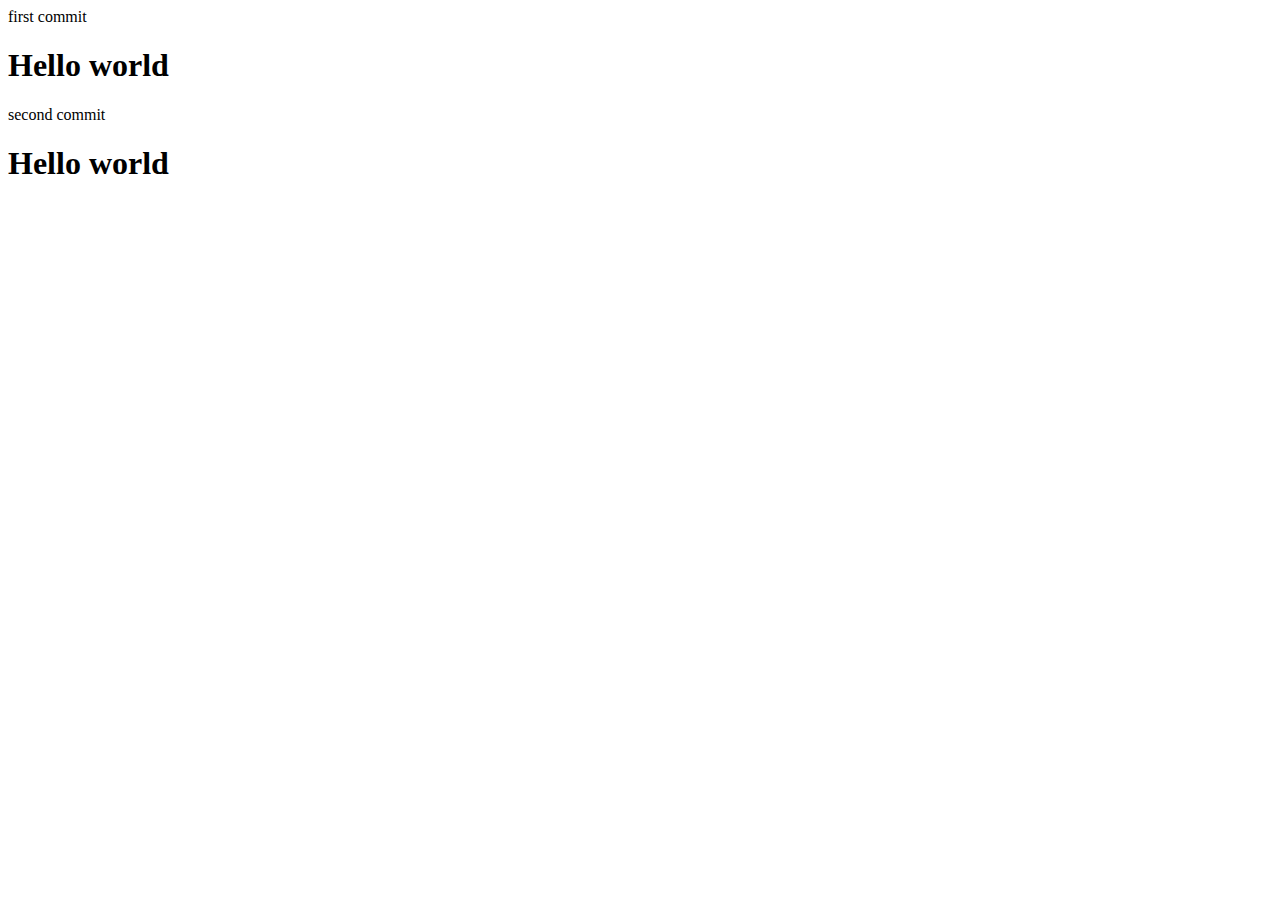
<file: index.html>
<html>
    <head>
        <title>
            Hello world
        </title>
    </head>

    <body>
        first commit 
        <h1>Hello world</h1>

        second commit 
        <h1>Hello world</h1>
    </body>
</html>
</file>
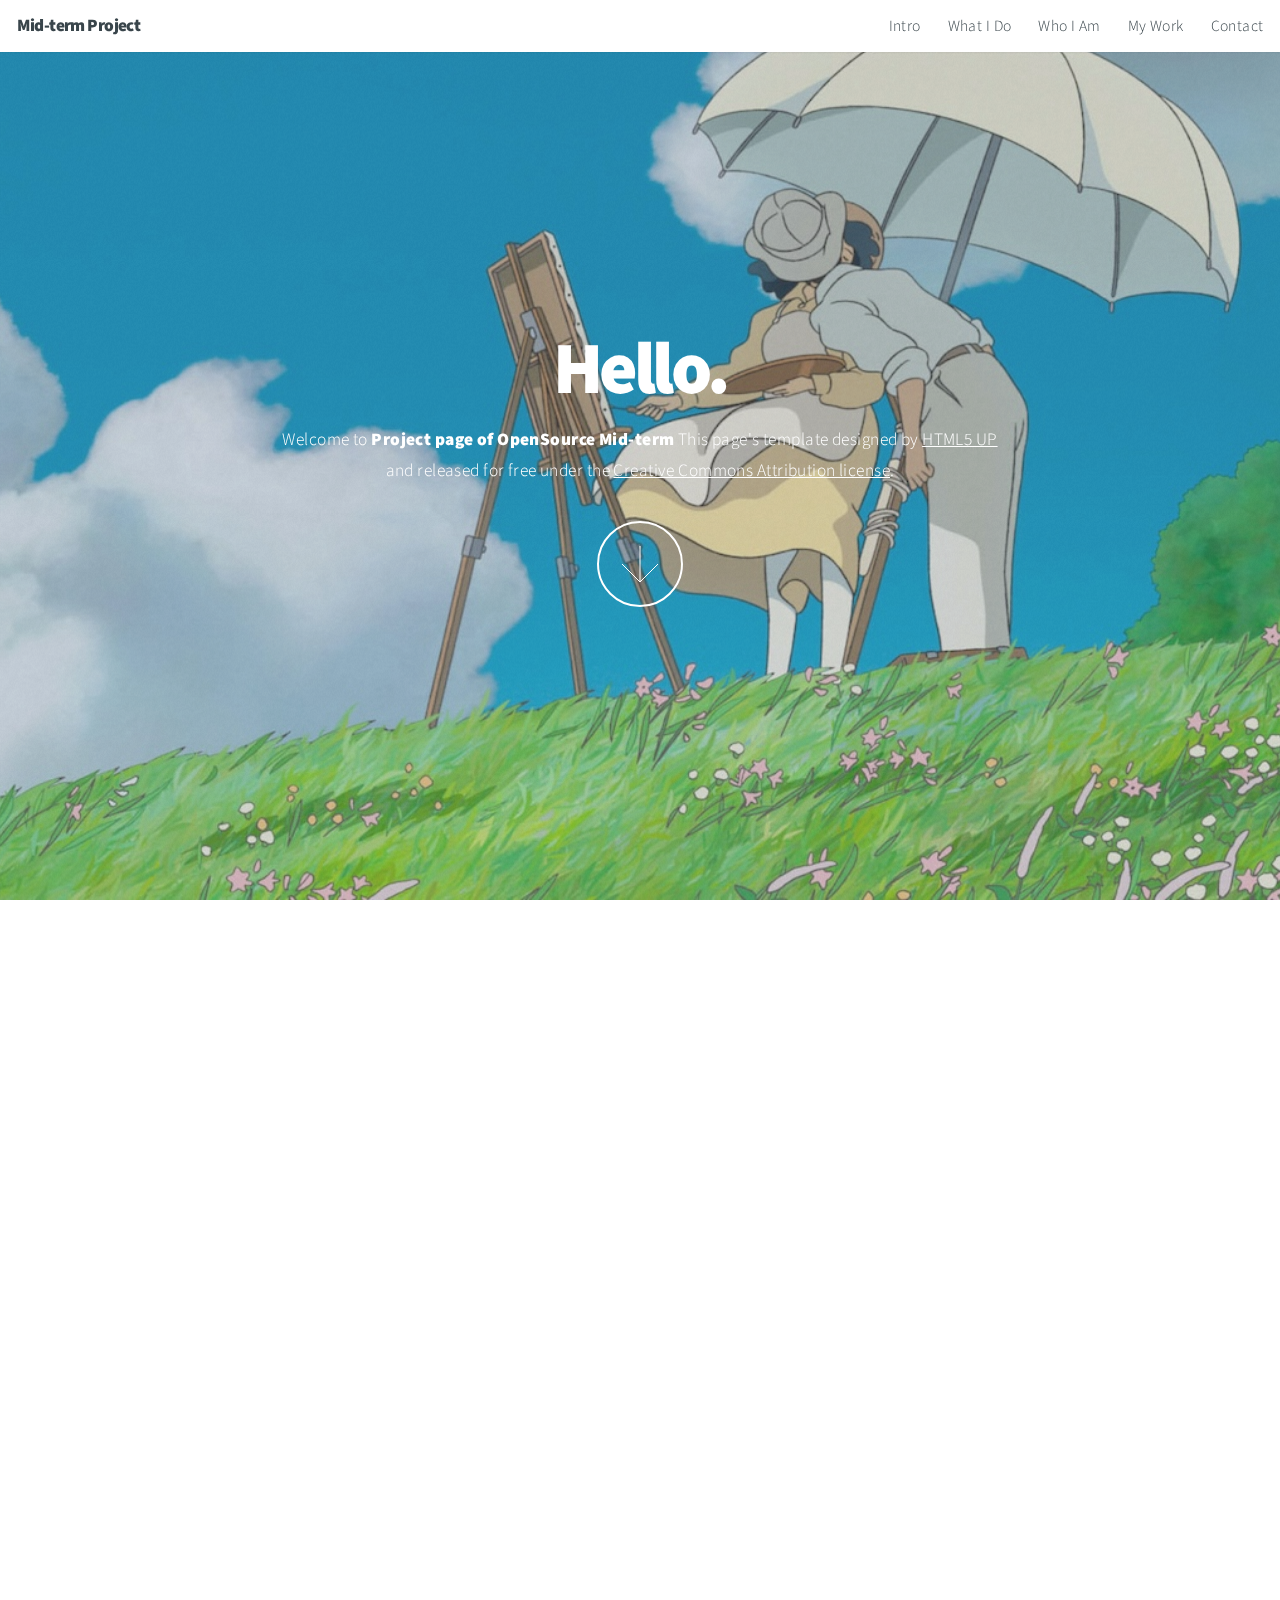
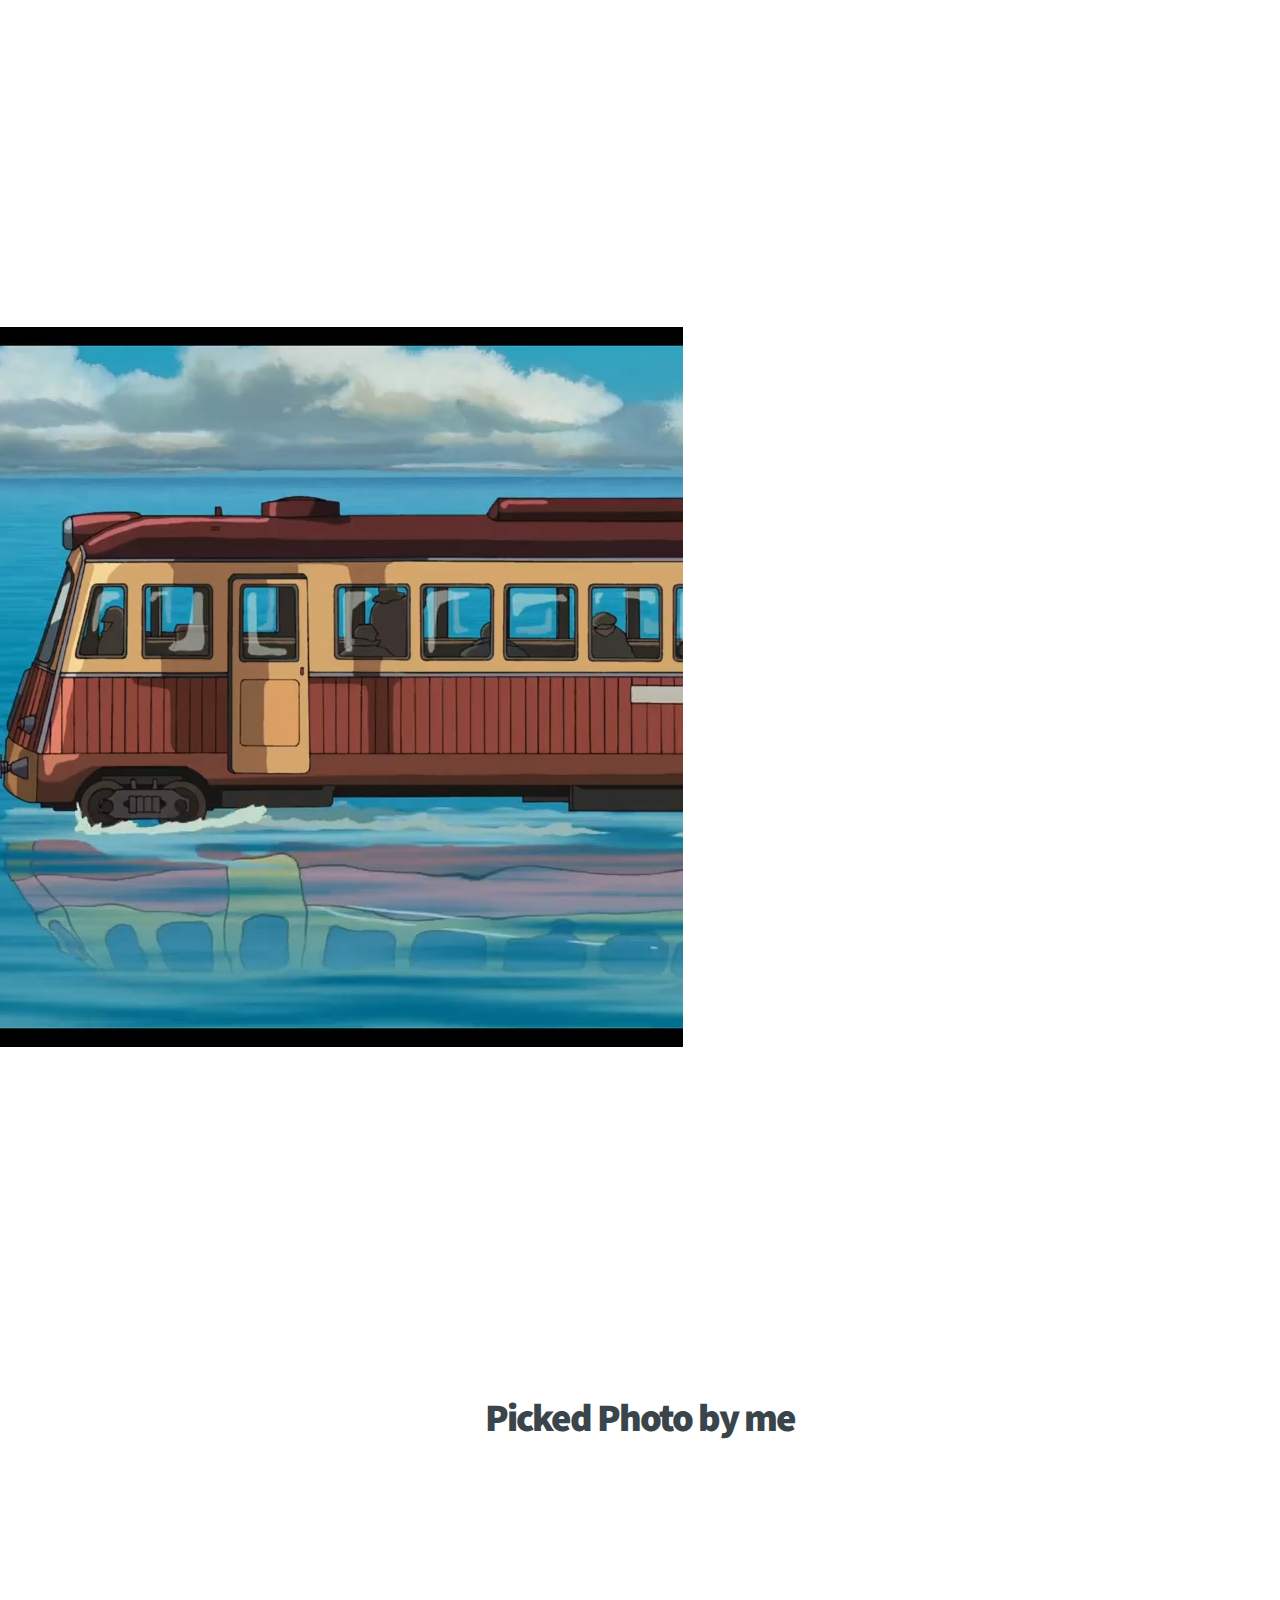
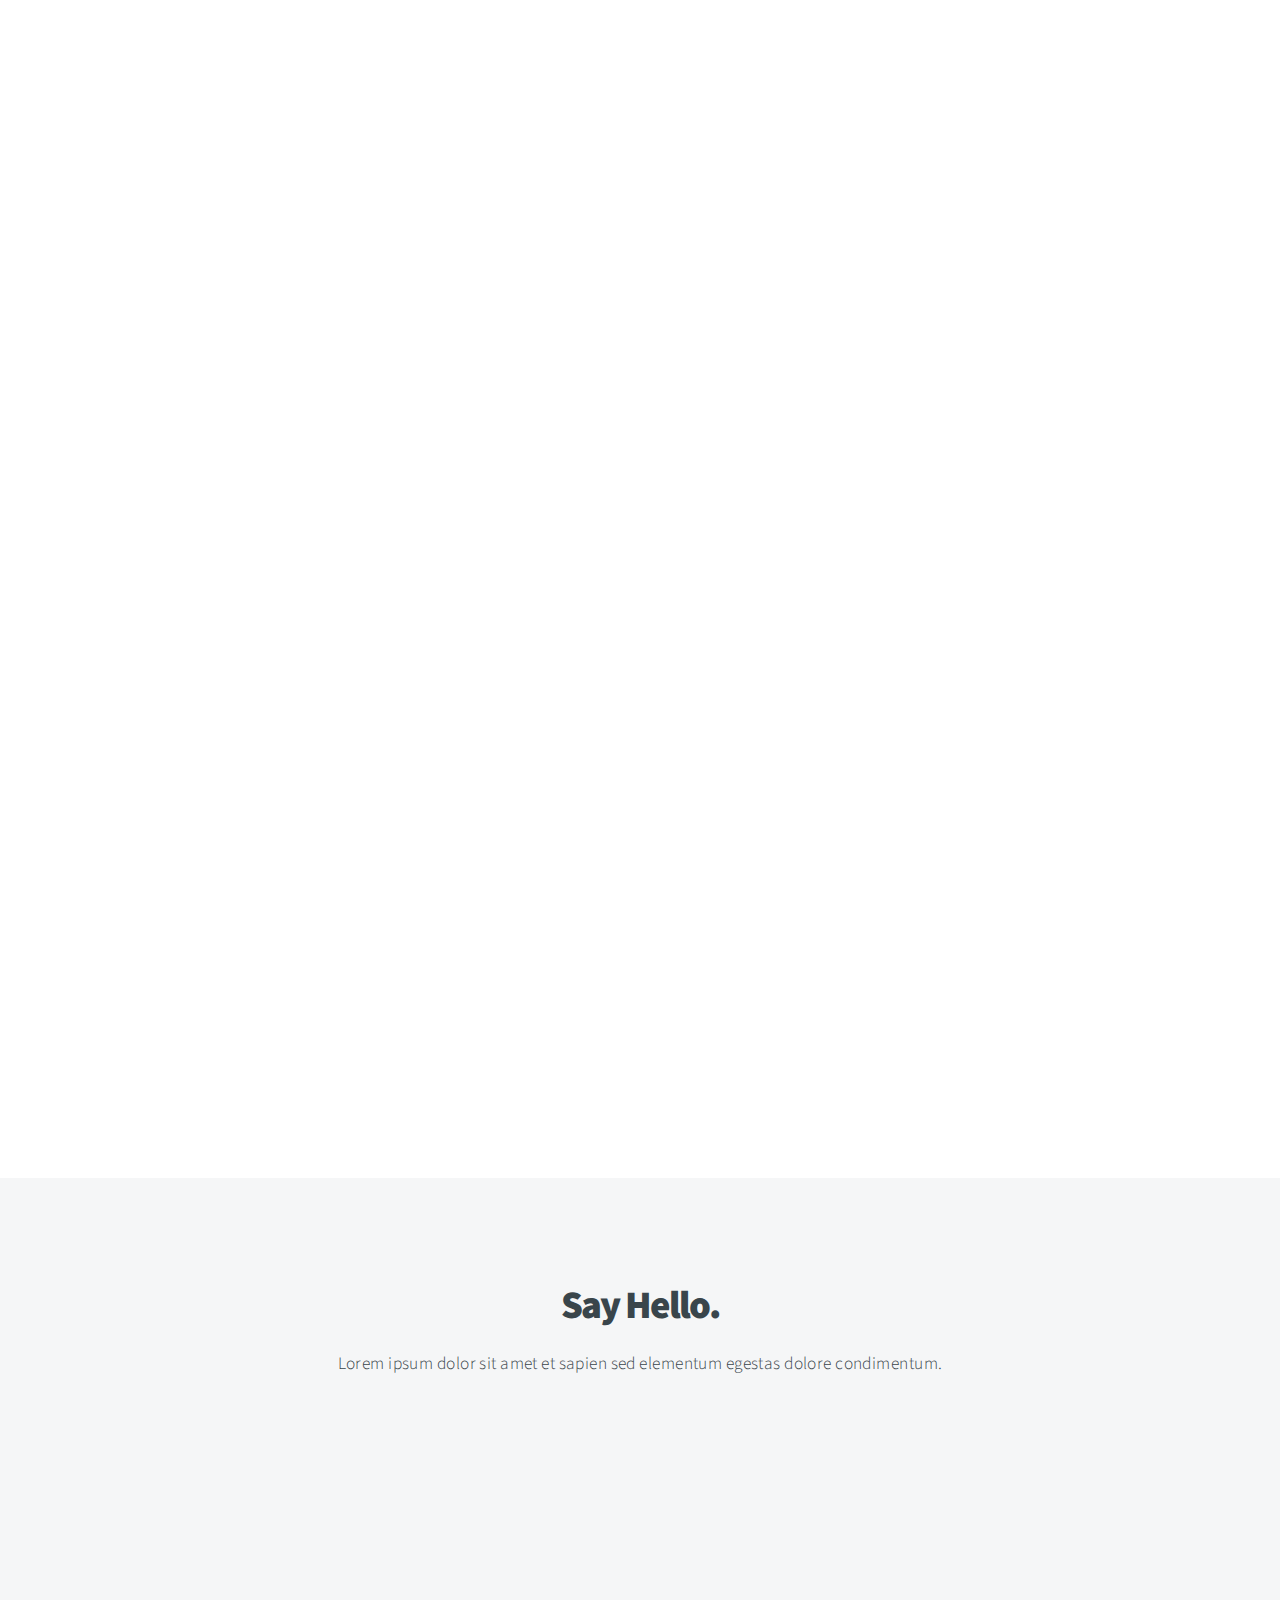
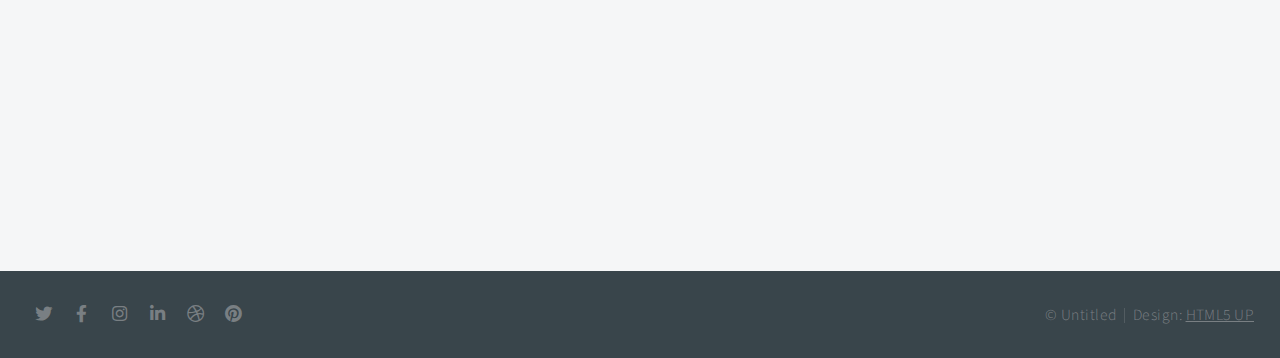
<file: docs/index.html>
<!DOCTYPE HTML>
<!--
	Big Picture by HTML5 UP
	html5up.net | @ajlkn
	Free for personal and commercial use under the CCA 3.0 license (html5up.net/license)
	./assets/css/main.css"
-->
<html>
	<head>
		<title>DKU OpenSource Mid-term Project</title>
		<meta charset="utf-8" />
		<meta name="viewport" content="width=device-width, initial-scale=1, user-scalable=no" />
		<link rel="stylesheet" href="./assets/css/main.css"/>
		<noscript><link rel="stylesheet" href="./assets/css/noscript.css" /></noscript>
	</head>
	<body class="is-preload">

		<!-- Header -->
			<header id="header">
				<h1>Mid-term Project</h1>
				<nav>
					<ul>
						<li><a href="#intro">Intro</a></li>
						<li><a href="#one">What I Do</a></li>
						<li><a href="#two">Who I Am</a></li>
						<li><a href="#work">My Work</a></li>
						<li><a href="#contact">Contact</a></li>
					</ul>
				</nav>
			</header>

		<!-- Intro -->
			<section id="intro" class="main style1 dark fullscreen">
				<div class="content">
					<header>
						<h2>Hello.</h2>
					</header>
					<p>Welcome to <strong>Project page of OpenSource Mid-term</strong> This page's template designed by <a href="https://html5up.net">HTML5 UP</a><br />
					and released for free under the <a href="https://html5up.net/license">Creative Commons Attribution license</a>.</p>
					<footer>
						<a href="#one" class="button style2 down">More</a>
					</footer>
				</div>
			</section>

		<!-- One -->
			<section id="one" class="main style2 right dark fullscreen">
				<div class="content box style2">
					<header>
						<h2>What I Do</h2>
					</header>
					<p>Now I'm just Studying in our university AI lab.
						when i study in lab my major subject is 
						<strong>time series forecasting for Anomaly detection</strong>
					</p>
				</div>
				<a href="#two" class="button style2 down anchored">Next</a>
			</section>

		<!-- Two -->
			<section id="two" class="main style2 left dark fullscreen">
				<div class="content box style2">
					<header>
						<h2>Who I Am</h2>
					</header>
					<video autoplay loop muted playsinline class = 'video-background'>
						<source src = './assets/css/images/동영상_1.mp4' type="video/mp4">
						<source src='./assets/css/images/동영상_1.webm' type="video/webm">
					</video>
					<p>I was born in Busan Republic of Korea
						and graduate elementry , middle , high school same country
						before i became a college student i'm amateur baseball player 
						but i don't have a gift for sports player then i choose the study
					</p>
				</div>
				<a href="#work" class="button style2 down anchored">Next</a>
			</section>

		<!-- Work -->
			<section id="work" class="main style3 primary">
				<div class="content">
					<header>
						<h2>Picked Photo by me</h2>
						<p></p>
					</header>

					<!-- Gallery  -->
						<div class="gallery">
							<article class="from-left">
								<a href="./assets/css/images/1.jpeg" class="image fit"><img src="./assets/css/images/1.jpg" title="The Anonymous Red" alt="" /></a>
							</article>
							<article class="from-right">
								<a href="images/fulls/02.jpg" class="image fit"><img src="./assets/css/images/2.jpg" title="Airchitecture II" alt="" /></a>
							</article>
							<article class="from-left">
								<a href="images/fulls/03.jpg" class="image fit"><img src="./assets/css/images/3.jpg" title="Air Lounge" alt="" /></a>
							</article>
							<article class="from-right">
								<a href="images/fulls/04.jpg" class="image fit"><img src="./assets/css/images/4.jpg" title="Carry on" alt="" /></a>
							</article>
							<article class="from-left">
								<a href="images/fulls/05.jpg" class="image fit"><img src="./assets/css/images/5.jpg" title="The sparkling shell" alt="" /></a>
							</article>
							<article class="from-right">
								<a href="images/fulls/06.jpg" class="image fit"><img src="./assets/css/images/6.jpg" title="Bent IX" alt="" /></a>
							</article>
						</div>

				</div>
			</section>

		<!-- Contact -->
			<section id="contact" class="main style3 secondary">
				<div class="content">
					<header>
						<h2>Say Hello.</h2>
						<p>Lorem ipsum dolor sit amet et sapien sed elementum egestas dolore condimentum.</p>
					</header>
					<div class="box">
						<form method="post" action="#">
							<div class="fields">
								<div class="field half"><input type="text" name="name" placeholder="Name" /></div>
								<div class="field half"><input type="email" name="email" placeholder="Email" /></div>
								<div class="field"><textarea name="message" placeholder="Message" rows="6"></textarea></div>
							</div>
							<ul class="actions special">
								<li><input type="submit" value="Send Message" /></li>
							</ul>
						</form>
					</div>
				</div>
			</section>

		<!-- Footer -->
			<footer id="footer">

				<!-- Icons -->
					<ul class="icons">
						<li><a href="#" class="icon brands fa-twitter"><span class="label">Twitter</span></a></li>
						<li><a href="#" class="icon brands fa-facebook-f"><span class="label">Facebook</span></a></li>
						<li><a href="#" class="icon brands fa-instagram"><span class="label">Instagram</span></a></li>
						<li><a href="#" class="icon brands fa-linkedin-in"><span class="label">LinkedIn</span></a></li>
						<li><a href="#" class="icon brands fa-dribbble"><span class="label">Dribbble</span></a></li>
						<li><a href="#" class="icon brands fa-pinterest"><span class="label">Pinterest</span></a></li>
					</ul>

				<!-- Menu -->
					<ul class="menu">
						<li>&copy; Untitled</li><li>Design: <a href="https://html5up.net">HTML5 UP</a></li>
					</ul>

			</footer>

		<!-- Scripts -->
			<script src="assets/js/jquery.min.js"></script>
			<script src="assets/js/jquery.poptrox.min.js"></script>
			<script src="assets/js/jquery.scrolly.min.js"></script>
			<script src="assets/js/jquery.scrollex.min.js"></script>
			<script src="assets/js/browser.min.js"></script>
			<script src="assets/js/breakpoints.min.js"></script>
			<script src="assets/js/util.js"></script>
			<script src="assets/js/main.js"></script>

	</body>
</html>
</file>
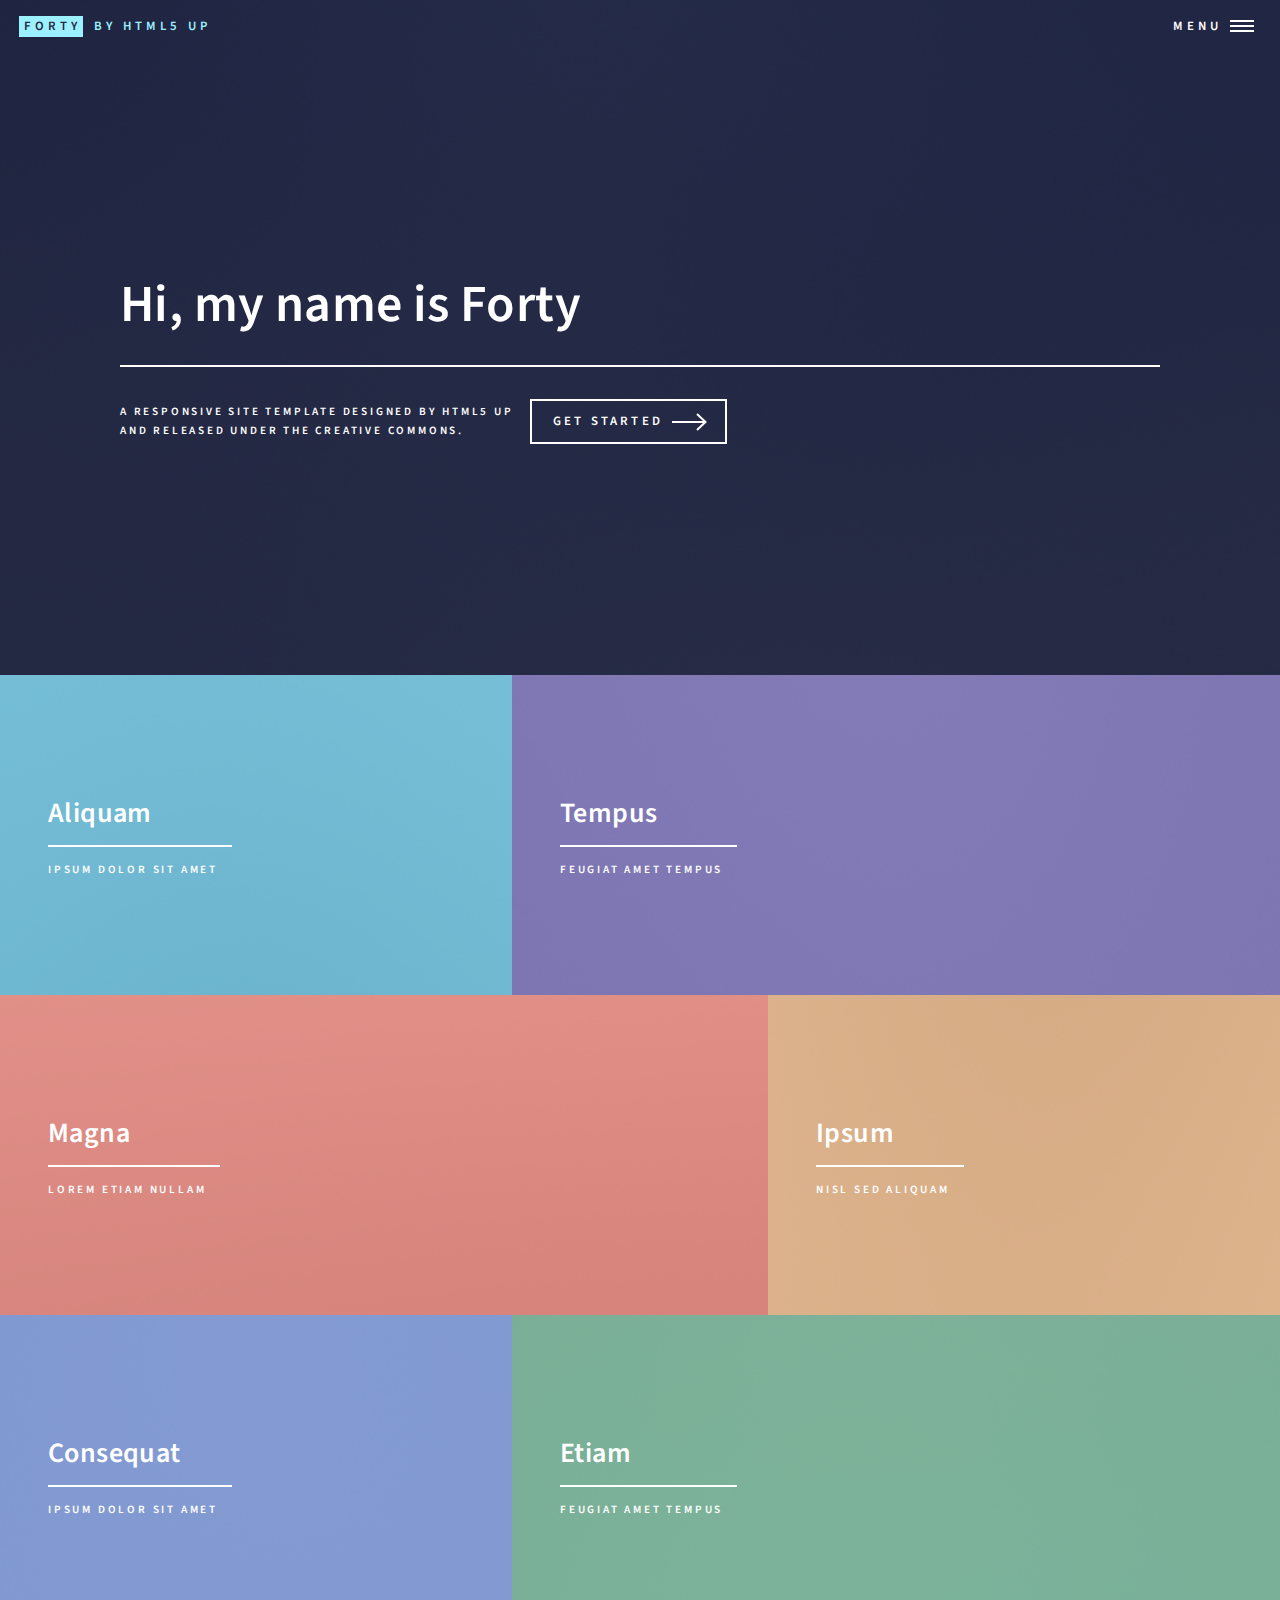
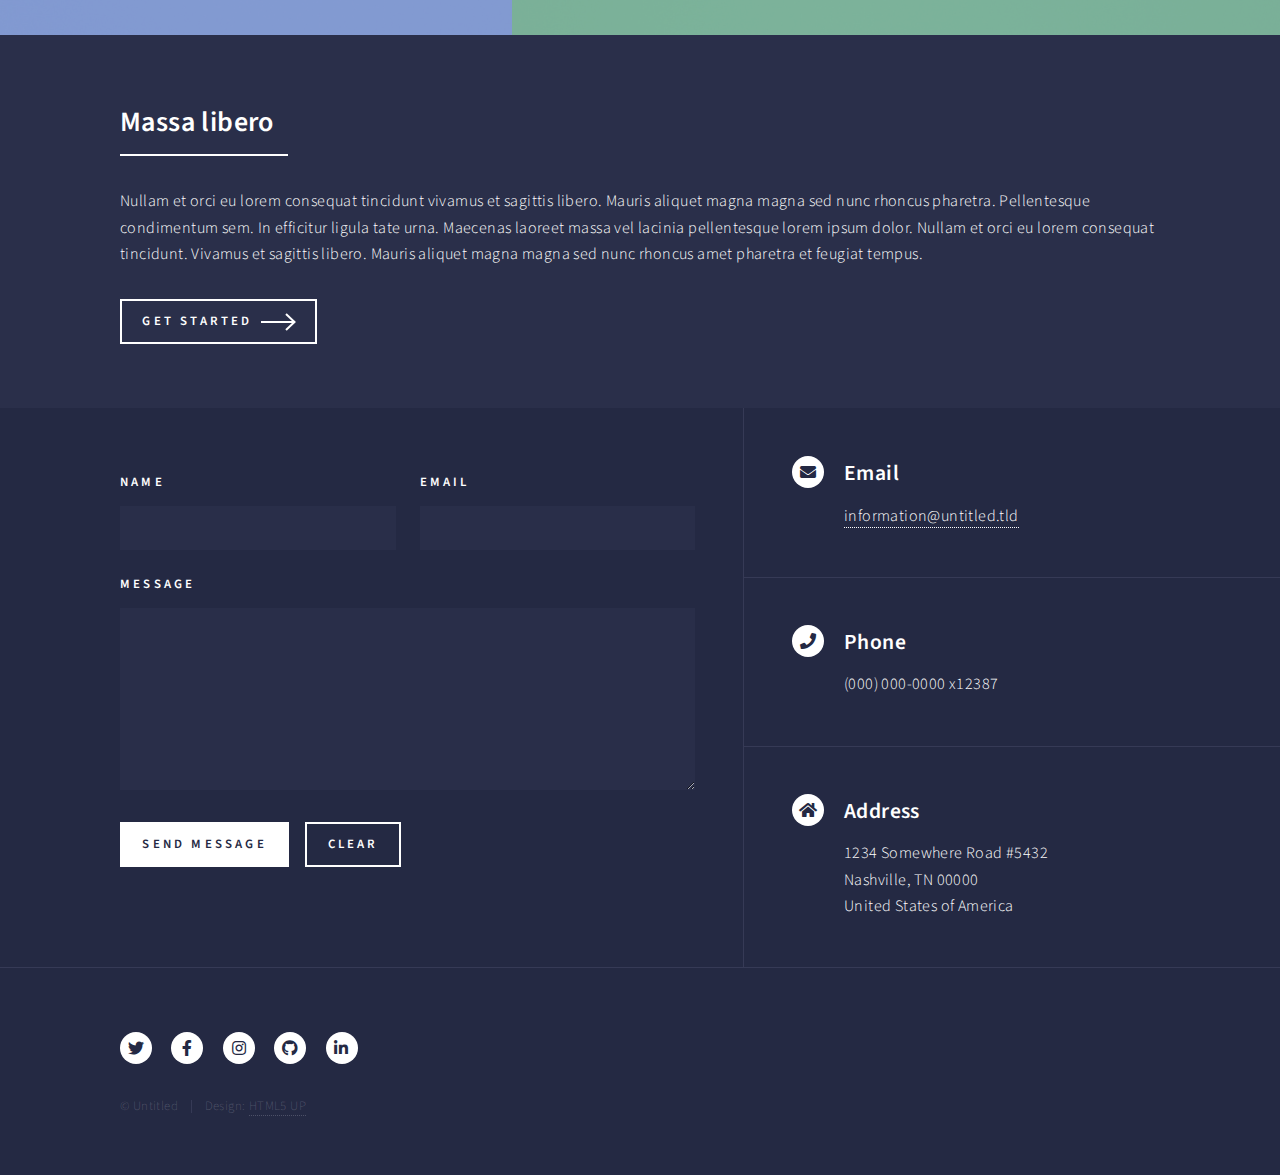
<file: html_source/index.html>
<!DOCTYPE HTML>
<!--
	Forty by HTML5 UP
	html5up.net | @ajlkn
	Free for personal and commercial use under the CCA 3.0 license (html5up.net/license)
-->
<html>
	<head>
		<title>Forty by HTML5 UP</title>
		<meta charset="utf-8" />
		<meta name="viewport" content="width=device-width, initial-scale=1, user-scalable=no" />
		<link rel="stylesheet" href="assets/css/main.css" />
		<noscript><link rel="stylesheet" href="assets/css/noscript.css" /></noscript>
	</head>
	<body class="is-preload">

		<!-- Wrapper -->
			<div id="wrapper">

				<!-- Header -->
					<header id="header" class="alt">
						<a href="index.html" class="logo"><strong>Forty</strong> <span>by HTML5 UP</span></a>
						<nav>
							<a href="#menu">Menu</a>
						</nav>
					</header>

				<!-- Menu -->
					<nav id="menu">
						<ul class="links">
							<li><a href="index.html">Home</a></li>
							<li><a href="landing.html">Landing</a></li>
							<li><a href="generic.html">Generic</a></li>
							<li><a href="elements.html">Elements</a></li>
						</ul>
						<ul class="actions stacked">
							<li><a href="#" class="button primary fit">Get Started</a></li>
							<li><a href="#" class="button fit">Log In</a></li>
						</ul>
					</nav>

				<!-- Banner -->
					<section id="banner" class="major">
						<div class="inner">
							<header class="major">
								<h1>Hi, my name is Forty</h1>
							</header>
							<div class="content">
								<p>A responsive site template designed by HTML5 UP<br />
								and released under the Creative Commons.</p>
								<ul class="actions">
									<li><a href="#one" class="button next scrolly">Get Started</a></li>
								</ul>
							</div>
						</div>
					</section>

				<!-- Main -->
					<div id="main">

						<!-- One -->
							<section id="one" class="tiles">
								<article>
									<span class="image">
										<img src="images/pic01.jpg" alt="" />
									</span>
									<header class="major">
										<h3><a href="landing.html" class="link">Aliquam</a></h3>
										<p>Ipsum dolor sit amet</p>
									</header>
								</article>
								<article>
									<span class="image">
										<img src="images/pic02.jpg" alt="" />
									</span>
									<header class="major">
										<h3><a href="landing.html" class="link">Tempus</a></h3>
										<p>feugiat amet tempus</p>
									</header>
								</article>
								<article>
									<span class="image">
										<img src="images/pic03.jpg" alt="" />
									</span>
									<header class="major">
										<h3><a href="landing.html" class="link">Magna</a></h3>
										<p>Lorem etiam nullam</p>
									</header>
								</article>
								<article>
									<span class="image">
										<img src="images/pic04.jpg" alt="" />
									</span>
									<header class="major">
										<h3><a href="landing.html" class="link">Ipsum</a></h3>
										<p>Nisl sed aliquam</p>
									</header>
								</article>
								<article>
									<span class="image">
										<img src="images/pic05.jpg" alt="" />
									</span>
									<header class="major">
										<h3><a href="landing.html" class="link">Consequat</a></h3>
										<p>Ipsum dolor sit amet</p>
									</header>
								</article>
								<article>
									<span class="image">
										<img src="images/pic06.jpg" alt="" />
									</span>
									<header class="major">
										<h3><a href="landing.html" class="link">Etiam</a></h3>
										<p>Feugiat amet tempus</p>
									</header>
								</article>
							</section>

						<!-- Two -->
							<section id="two">
								<div class="inner">
									<header class="major">
										<h2>Massa libero</h2>
									</header>
									<p>Nullam et orci eu lorem consequat tincidunt vivamus et sagittis libero. Mauris aliquet magna magna sed nunc rhoncus pharetra. Pellentesque condimentum sem. In efficitur ligula tate urna. Maecenas laoreet massa vel lacinia pellentesque lorem ipsum dolor. Nullam et orci eu lorem consequat tincidunt. Vivamus et sagittis libero. Mauris aliquet magna magna sed nunc rhoncus amet pharetra et feugiat tempus.</p>
									<ul class="actions">
										<li><a href="landing.html" class="button next">Get Started</a></li>
									</ul>
								</div>
							</section>

					</div>

				<!-- Contact -->
					<section id="contact">
						<div class="inner">
							<section>
								<form method="post" action="#">
									<div class="fields">
										<div class="field half">
											<label for="name">Name</label>
											<input type="text" name="name" id="name" />
										</div>
										<div class="field half">
											<label for="email">Email</label>
											<input type="text" name="email" id="email" />
										</div>
										<div class="field">
											<label for="message">Message</label>
											<textarea name="message" id="message" rows="6"></textarea>
										</div>
									</div>
									<ul class="actions">
										<li><input type="submit" value="Send Message" class="primary" /></li>
										<li><input type="reset" value="Clear" /></li>
									</ul>
								</form>
							</section>
							<section class="split">
								<section>
									<div class="contact-method">
										<span class="icon solid alt fa-envelope"></span>
										<h3>Email</h3>
										<a href="#">information@untitled.tld</a>
									</div>
								</section>
								<section>
									<div class="contact-method">
										<span class="icon solid alt fa-phone"></span>
										<h3>Phone</h3>
										<span>(000) 000-0000 x12387</span>
									</div>
								</section>
								<section>
									<div class="contact-method">
										<span class="icon solid alt fa-home"></span>
										<h3>Address</h3>
										<span>1234 Somewhere Road #5432<br />
										Nashville, TN 00000<br />
										United States of America</span>
									</div>
								</section>
							</section>
						</div>
					</section>

				<!-- Footer -->
					<footer id="footer">
						<div class="inner">
							<ul class="icons">
								<li><a href="#" class="icon brands alt fa-twitter"><span class="label">Twitter</span></a></li>
								<li><a href="#" class="icon brands alt fa-facebook-f"><span class="label">Facebook</span></a></li>
								<li><a href="#" class="icon brands alt fa-instagram"><span class="label">Instagram</span></a></li>
								<li><a href="#" class="icon brands alt fa-github"><span class="label">GitHub</span></a></li>
								<li><a href="#" class="icon brands alt fa-linkedin-in"><span class="label">LinkedIn</span></a></li>
							</ul>
							<ul class="copyright">
								<li>&copy; Untitled</li><li>Design: <a href="https://html5up.net">HTML5 UP</a></li>
							</ul>
						</div>
					</footer>

			</div>

		<!-- Scripts -->
			<script src="assets/js/jquery.min.js"></script>
			<script src="assets/js/jquery.scrolly.min.js"></script>
			<script src="assets/js/jquery.scrollex.min.js"></script>
			<script src="assets/js/browser.min.js"></script>
			<script src="assets/js/breakpoints.min.js"></script>
			<script src="assets/js/util.js"></script>
			<script src="assets/js/main.js"></script>

	</body>
</html>
</file>
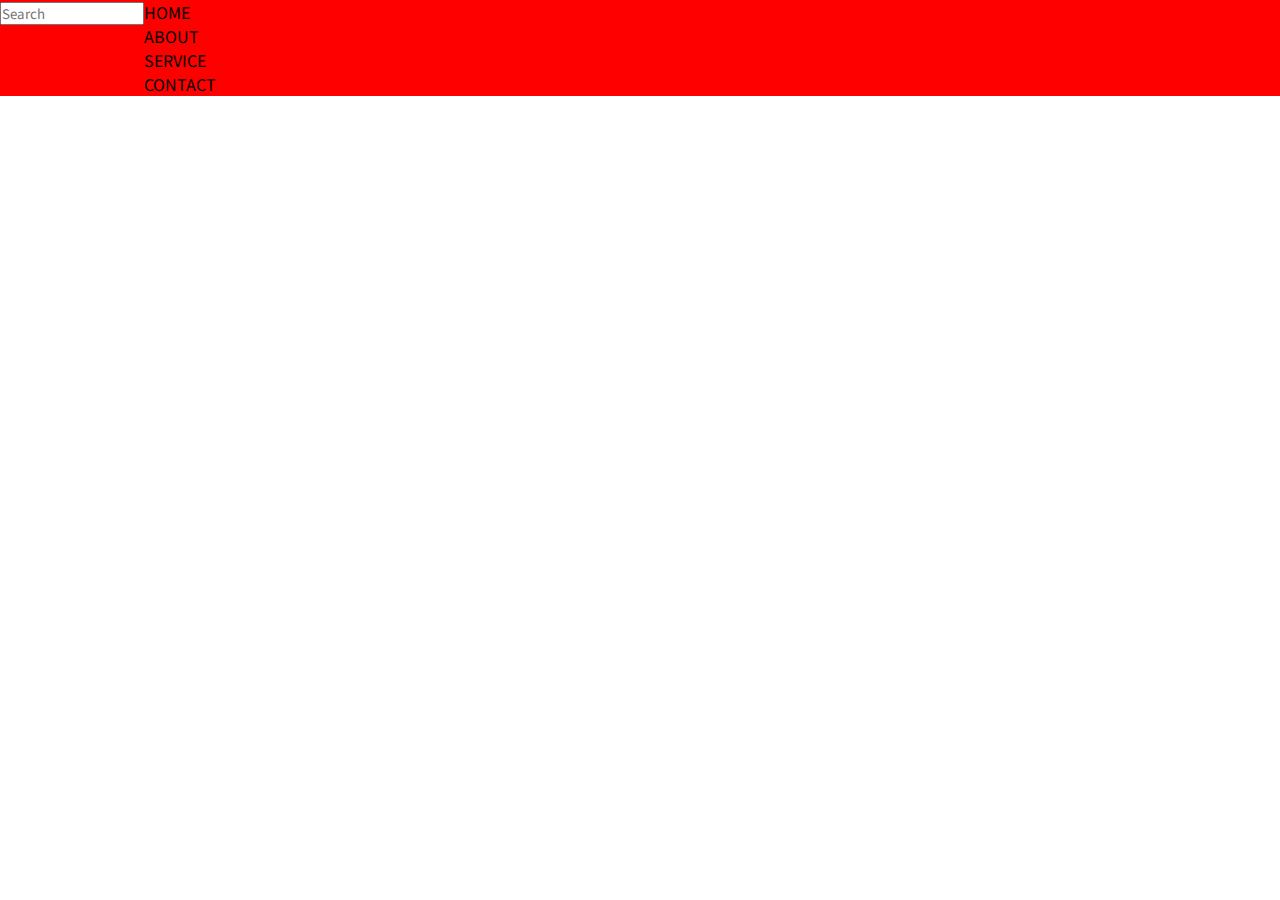
<file: mid_term.html>
<!doctype html>
<html lang = 'ko'>
    <head>
        <link href="https://fonts.googleapis.com/css2?family=Noto+Sans+KR&wght@100..900&display=swap" rel="stylesheet">
        <link rel = "stylesheet" type ="text/css" href = "style.css">
    </head>
    <body>
        <div class = "wrap">
            <div class = "intro_bg">
                <div class = "header">
                    <div class = "searchArea">
                        <input type="search" placeholder="Search">
                    </div>
                    <ul class = "nav">
                        <li><a hred = "#">HOME</a></li>
                        <li><a hred = "#">ABOUT</a></li>
                        <li><a hred = "#">SERVICE</a></li>
                        <li><a hred = "#">CONTACT</a></li>
                    </ul>
                </div>
            </div>
        </div>
    </body>
</html>
</file>
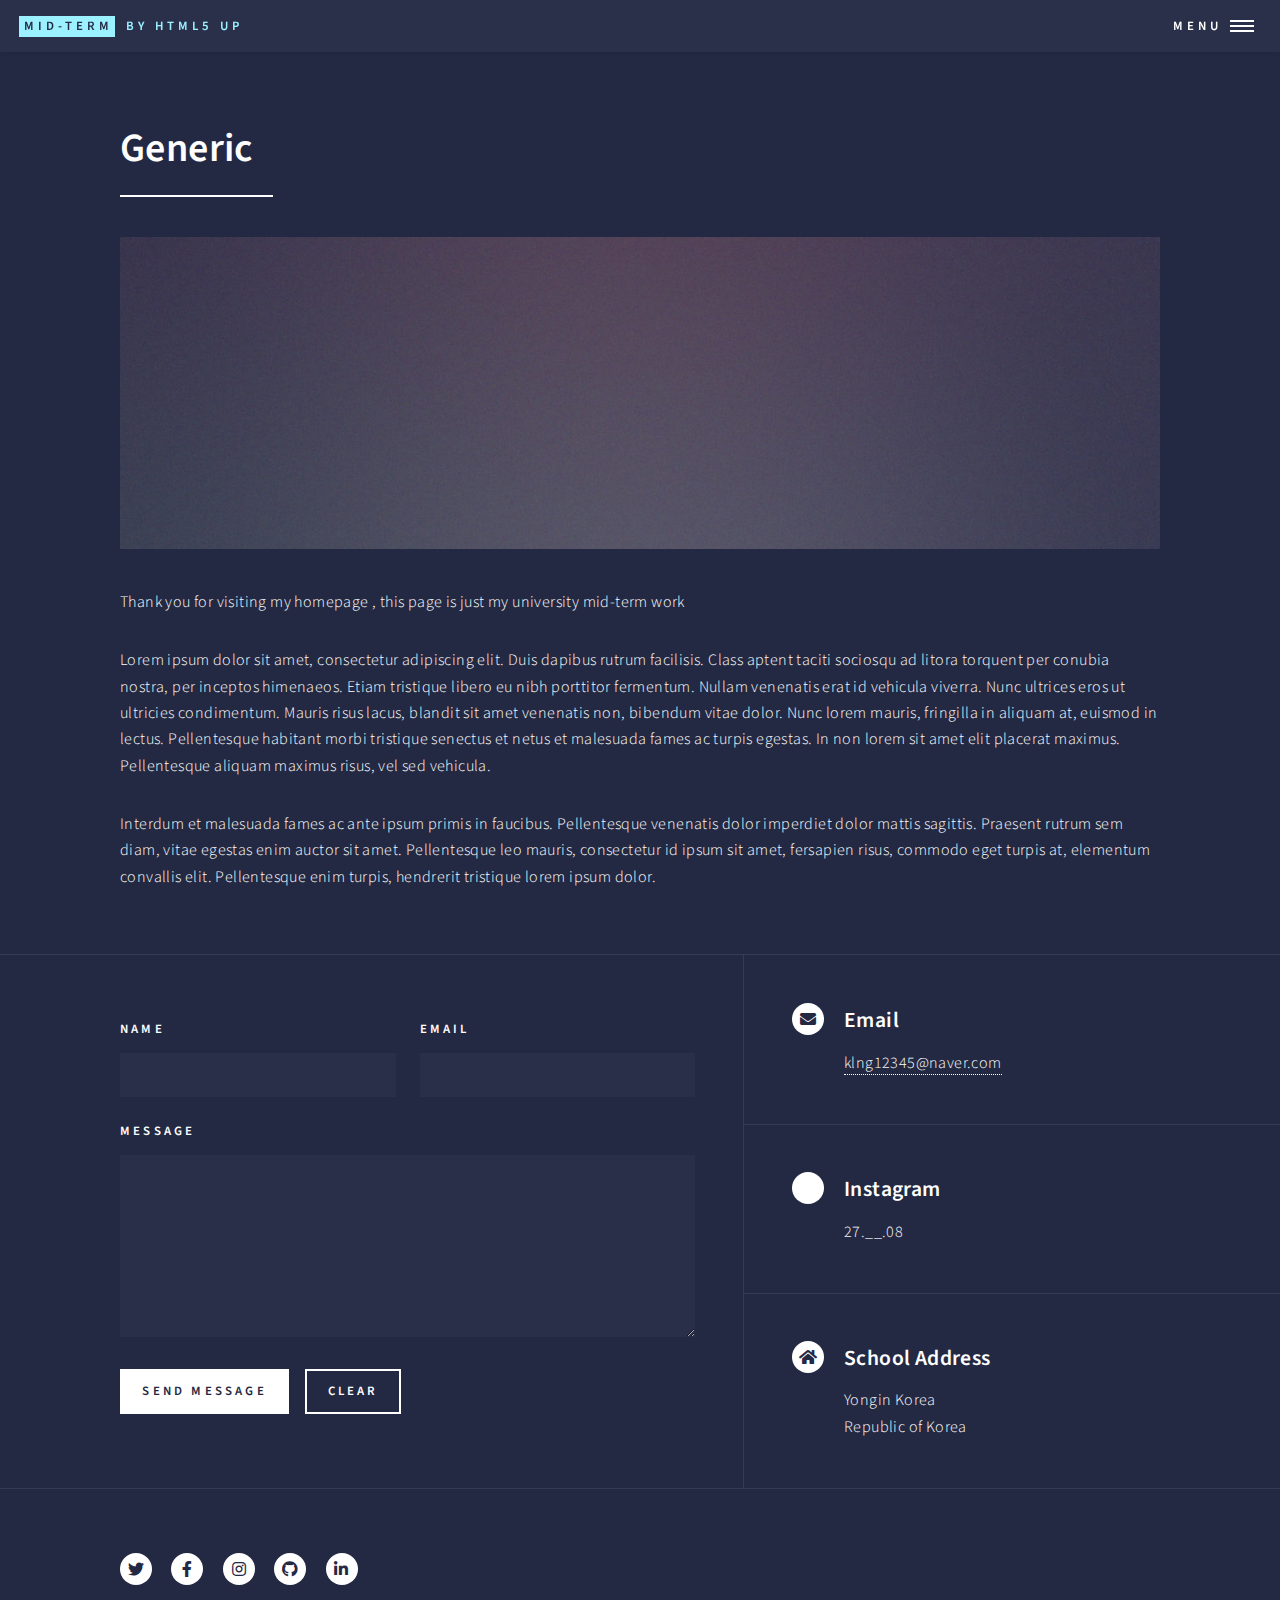
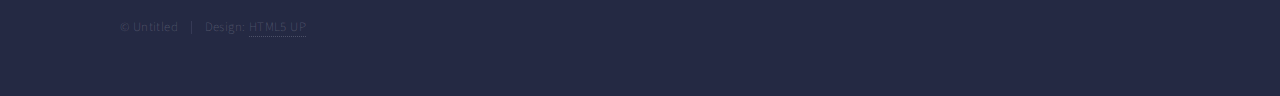
<file: html_source/generic.html>
<!DOCTYPE HTML>
<!--
	Forty by HTML5 UP
	html5up.net | @ajlkn
	Free for personal and commercial use under the CCA 3.0 license (html5up.net/license)
-->
<html>
	<head>
		<title>Generic - Forty by HTML5 UP</title>
		<meta charset="utf-8" />
		<meta name="viewport" content="width=device-width, initial-scale=1, user-scalable=no" />
		<link rel="stylesheet" href="assets/css/main.css" />
		<noscript><link rel="stylesheet" href="assets/css/noscript.css" /></noscript>
	</head>
	<body class="is-preload">

		<!-- Wrapper -->
			<div id="wrapper">

				<!-- Header -->
					<header id="header">
						<a href="index.html" class="logo"><strong>Mid-term</strong> <span>by HTML5 UP</span></a>
						<nav>
							<a href="#menu">Menu</a>
						</nav>
					</header>

				<!-- Menu -->
					<nav id="menu">
						<ul class="links">
							<li><a href="index.html">Home</a></li>
							<li><a href="landing.html">Landing</a></li>
							<li><a href="generic.html">Generic</a></li>
							<li><a href="introduction.html">Introduction</a></li>
						</ul>
						<ul class="actions stacked">
							<li><a href="#" class="button primary fit">Get Started</a></li>
							<li><a href="#" class="button fit">Log In</a></li>
						</ul>
					</nav>

				<!-- Main -->
					<div id="main" class="alt">

						<!-- One -->
							<section id="one">
								<div class="inner">
									<header class="major">
										<h1>Generic</h1>
									</header>
									<span class="image main"><img src="images/pic11.jpg" alt="" /></span>
									<p>Thank you for visiting my homepage , this page is just my university mid-term work</p>
									<p>Lorem ipsum dolor sit amet, consectetur adipiscing elit. Duis dapibus rutrum facilisis. Class aptent taciti sociosqu ad litora torquent per conubia nostra, per inceptos himenaeos. Etiam tristique libero eu nibh porttitor fermentum. Nullam venenatis erat id vehicula viverra. Nunc ultrices eros ut ultricies condimentum. Mauris risus lacus, blandit sit amet venenatis non, bibendum vitae dolor. Nunc lorem mauris, fringilla in aliquam at, euismod in lectus. Pellentesque habitant morbi tristique senectus et netus et malesuada fames ac turpis egestas. In non lorem sit amet elit placerat maximus. Pellentesque aliquam maximus risus, vel sed vehicula.</p>
									<p>Interdum et malesuada fames ac ante ipsum primis in faucibus. Pellentesque venenatis dolor imperdiet dolor mattis sagittis. Praesent rutrum sem diam, vitae egestas enim auctor sit amet. Pellentesque leo mauris, consectetur id ipsum sit amet, fersapien risus, commodo eget turpis at, elementum convallis elit. Pellentesque enim turpis, hendrerit tristique lorem ipsum dolor.</p>
								</div>
							</section>

					</div>

				<!-- Contact -->
					<section id="contact">
						<div class="inner">
							<section>
								<form method="post" action="#">
									<div class="fields">
										<div class="field half">
											<label for="name">Name</label>
											<input type="text" name="name" id="name" />
										</div>
										<div class="field half">
											<label for="email">Email</label>
											<input type="text" name="email" id="email" />
										</div>
										<div class="field">
											<label for="message">Message</label>
											<textarea name="message" id="message" rows="6"></textarea>
										</div>
									</div>
									<ul class="actions">
										<li><input type="submit" value="Send Message" class="primary" /></li>
										<li><input type="reset" value="Clear" /></li>
									</ul>
								</form>
							</section>
							<section class="split">
								<section>
									<div class="contact-method">
										<span class="icon solid alt fa-envelope"></span>
										<h3>Email</h3>
										<a href="#">klng12345@naver.com</a>
									</div>
								</section>
								<section>
									<div class="contact-method">
										<span class="icon solid alt fa-instagram"></span>
										<h3>Instagram</h3>
										<span>27.__.08</span>
									</div>
								</section>
								<section>
									<div class="contact-method">
										<span class="icon solid alt fa-home"></span>
										<h3>School Address</h3>
										<span>Yongin Korea<br />
										Republic of Korea</span>
									</div>
								</section>
							</section>
						</div>
					</section>

				<!-- Footer -->
					<footer id="footer">
						<div class="inner">
							<ul class="icons">
								<li><a href="#" class="icon brands alt fa-twitter"><span class="label">Twitter</span></a></li>
								<li><a href="#" class="icon brands alt fa-facebook-f"><span class="label">Facebook</span></a></li>
								<li><a href="#" class="icon brands alt fa-instagram"><span class="label">Instagram</span></a></li>
								<li><a href="#" class="icon brands alt fa-github"><span class="label">GitHub</span></a></li>
								<li><a href="#" class="icon brands alt fa-linkedin-in"><span class="label">LinkedIn</span></a></li>
							</ul>
							<ul class="copyright">
								<li>&copy; Untitled</li><li>Design: <a href="https://html5up.net">HTML5 UP</a></li>
							</ul>
						</div>
					</footer>

			</div>

		<!-- Scripts -->
			<script src="assets/js/jquery.min.js"></script>
			<script src="assets/js/jquery.scrolly.min.js"></script>
			<script src="assets/js/jquery.scrollex.min.js"></script>
			<script src="assets/js/browser.min.js"></script>
			<script src="assets/js/breakpoints.min.js"></script>
			<script src="assets/js/util.js"></script>
			<script src="assets/js/main.js"></script>

	</body>
</html>
</file>
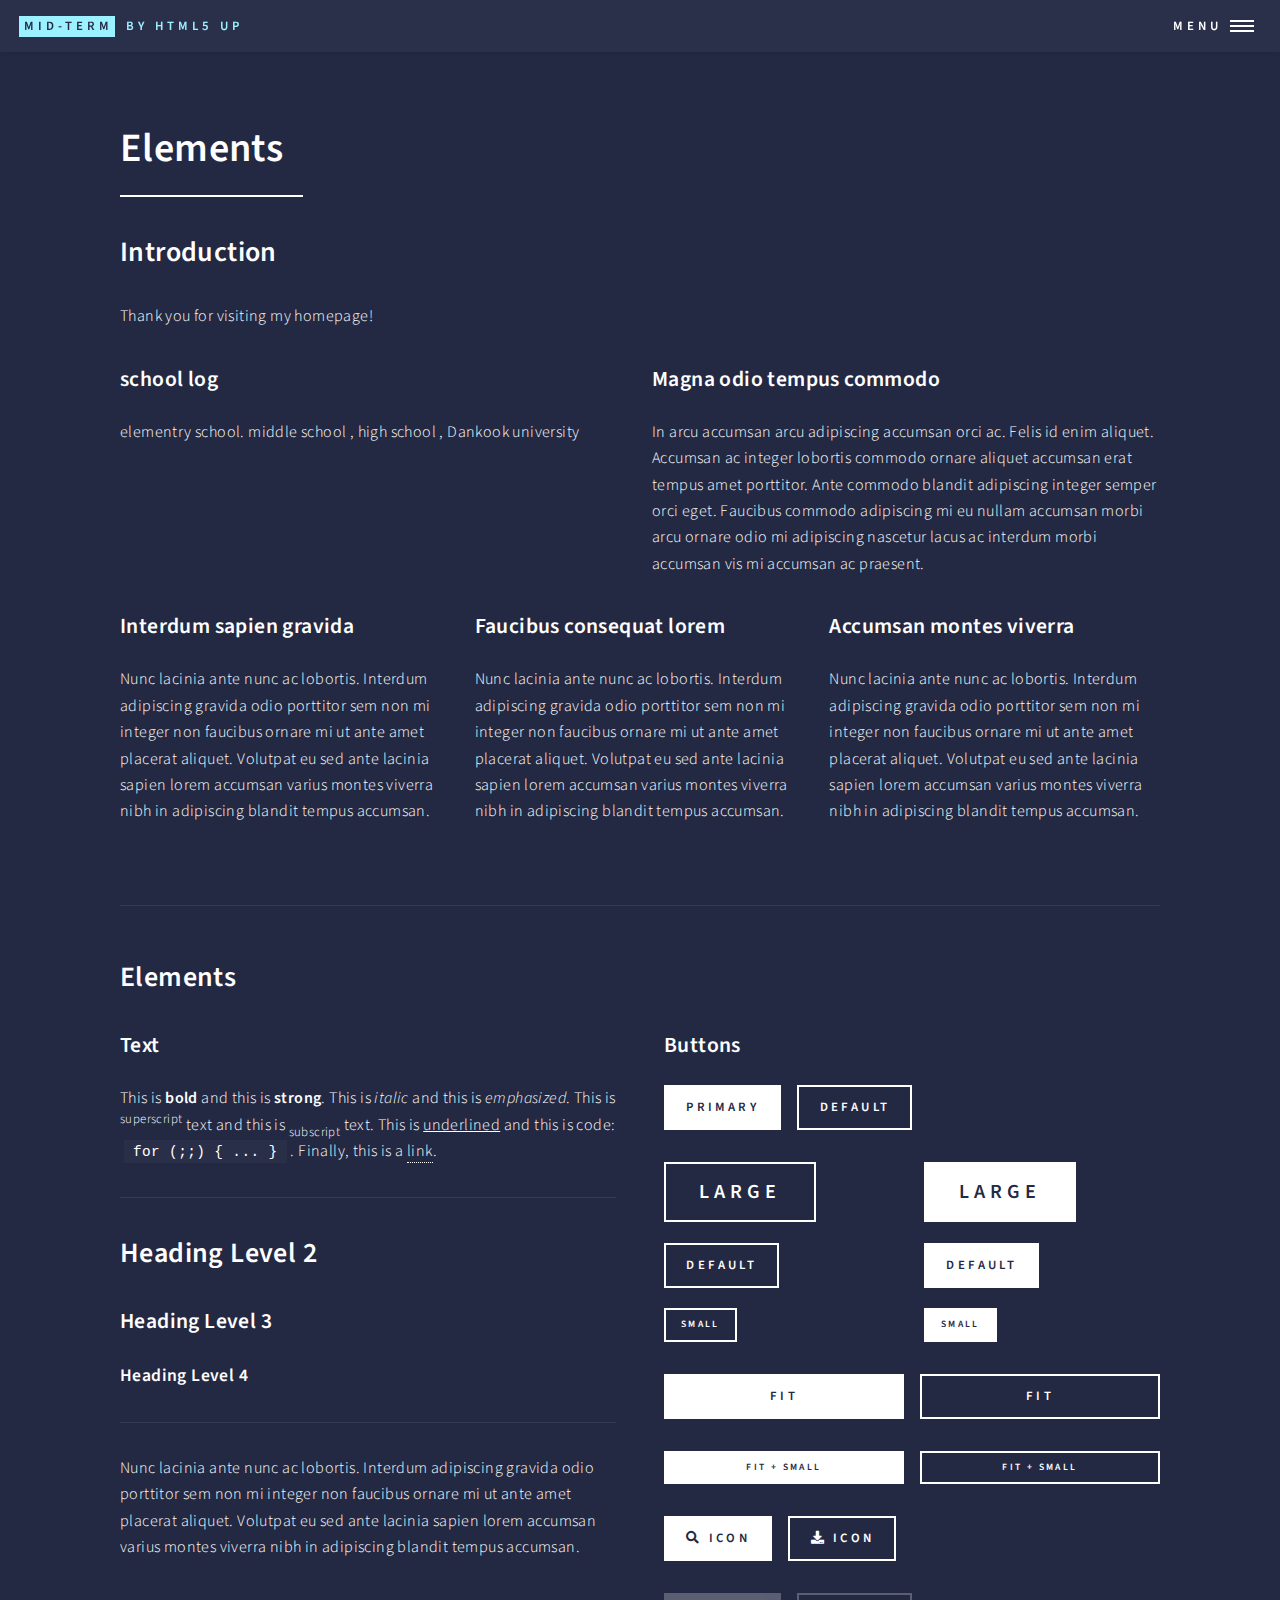
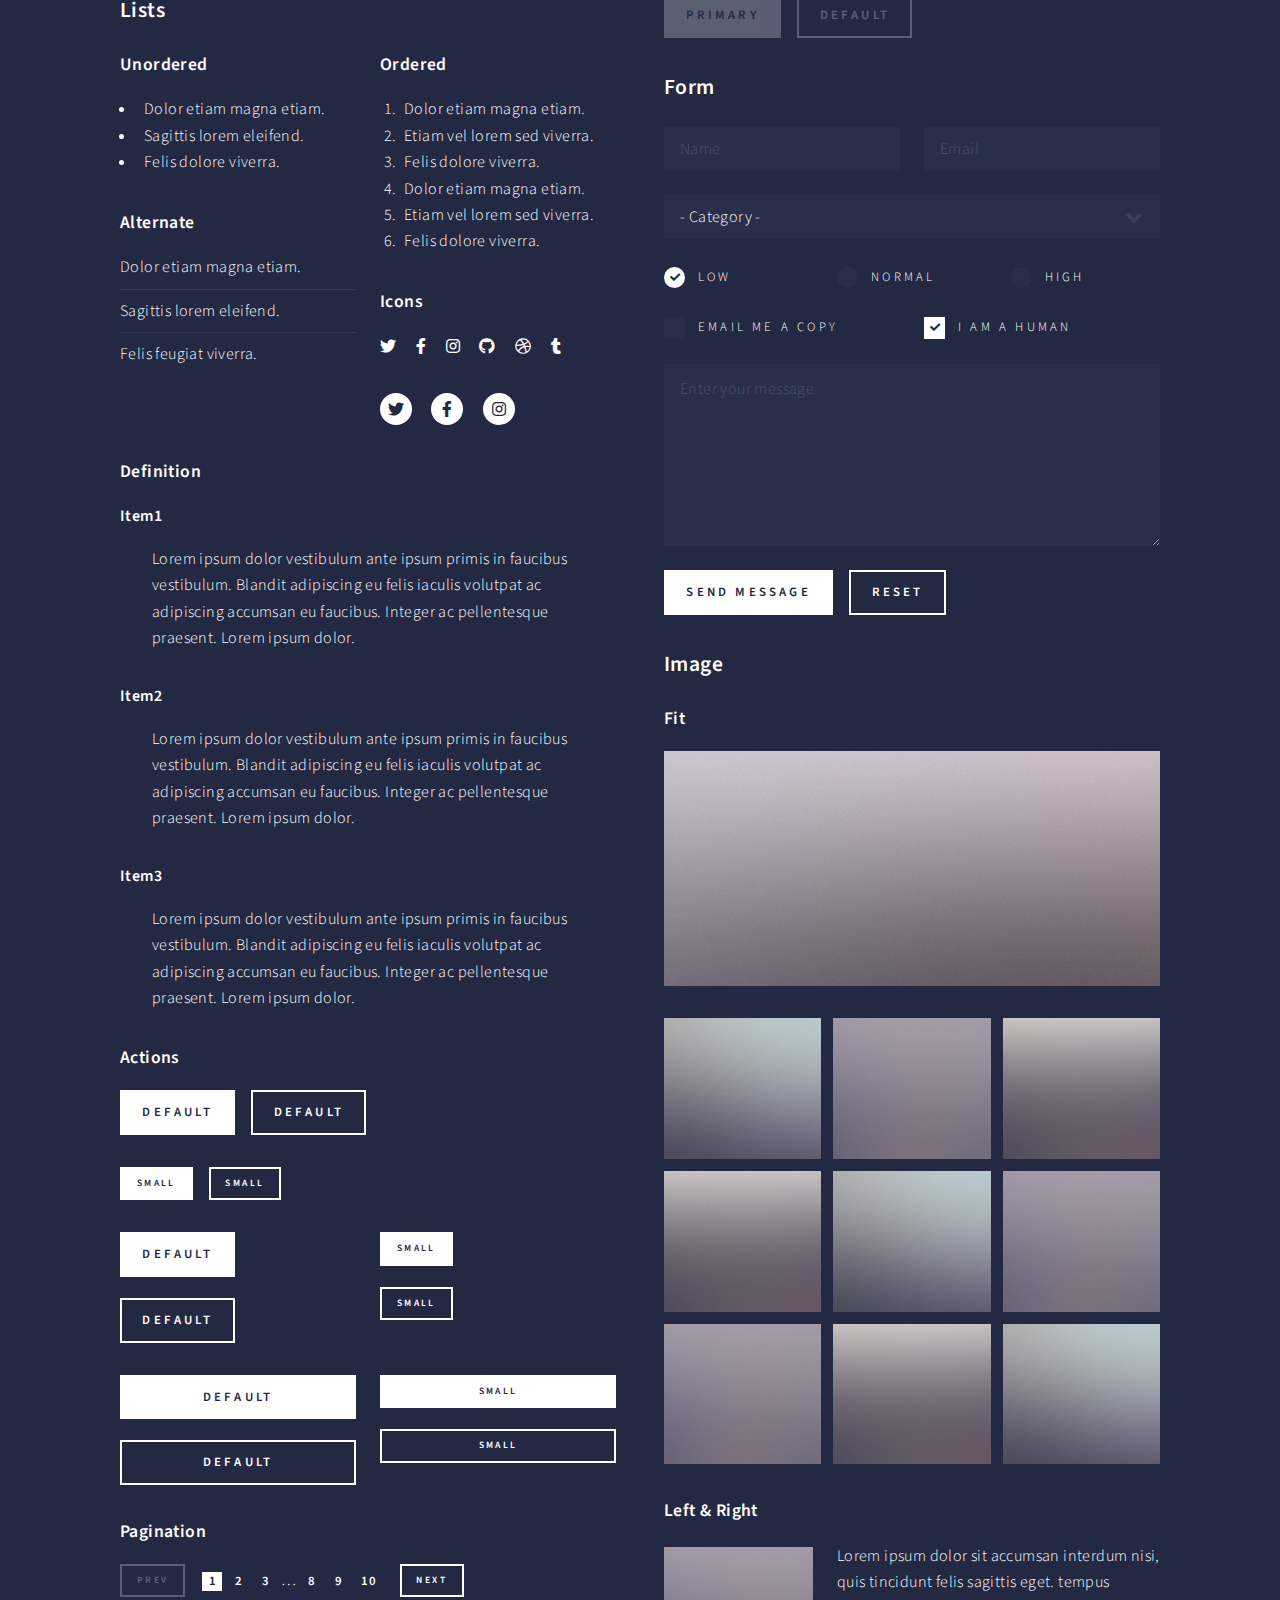
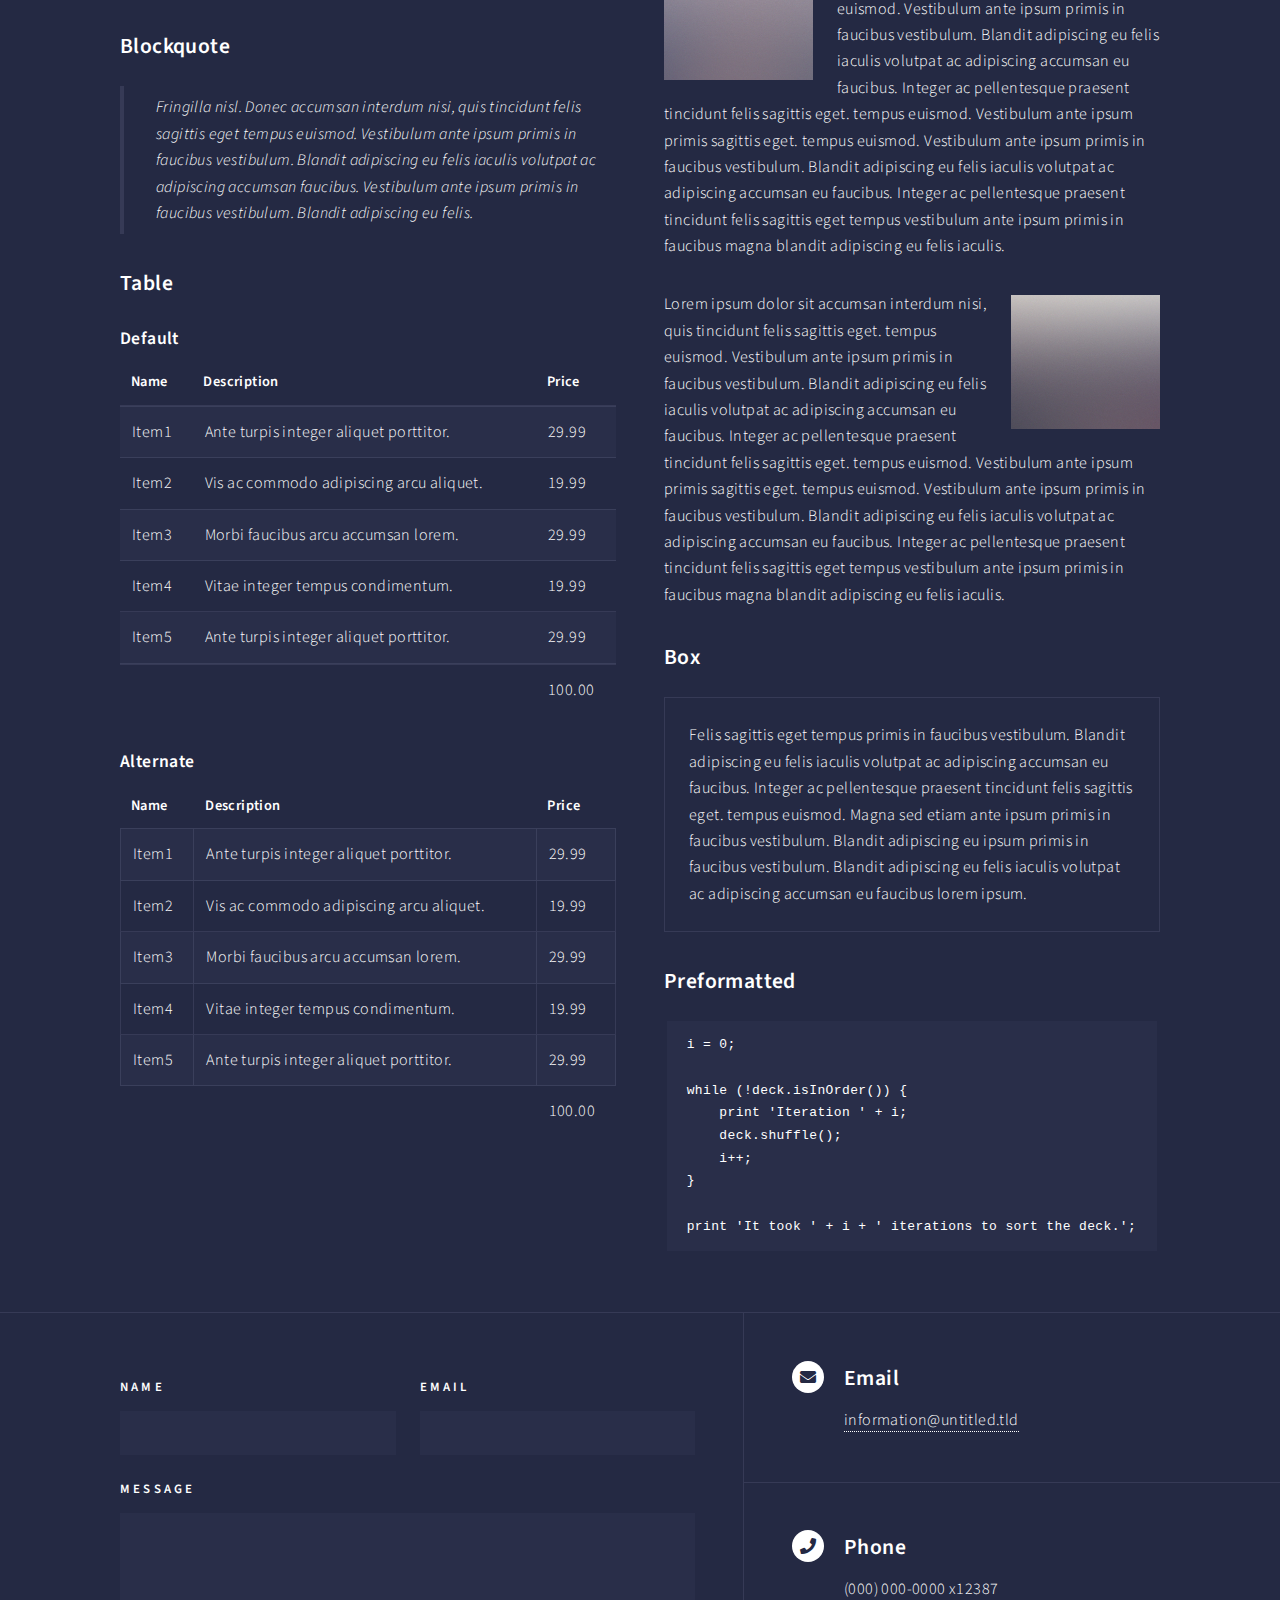
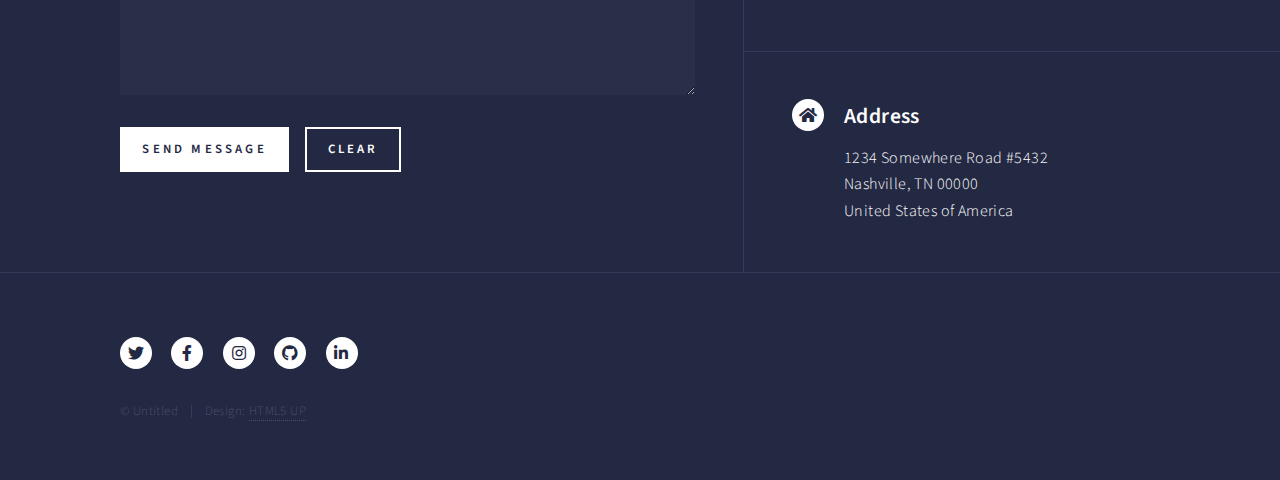
<file: html_source/introduction.html>
<!DOCTYPE HTML>
<!--
	Forty by HTML5 UP
	html5up.net | @ajlkn
	Free for personal and commercial use under the CCA 3.0 license (html5up.net/license)
-->
<html>
	<head>
		<title>Mid-term</title>
		<meta charset="utf-8" />
		<meta name="viewport" content="width=device-width, initial-scale=1, user-scalable=no" />
		<link rel="stylesheet" href="assets/css/main.css" />
		<noscript><link rel="stylesheet" href="assets/css/noscript.css" /></noscript>
	</head>
	<body class="is-preload">

		<!-- Wrapper -->
			<div id="wrapper">

				<!-- Header -->
					<header id="header">
						<a href="index.html" class="logo"><strong>Mid-term</strong> <span>by HTML5 UP</span></a>
						<nav>
							<a href="#menu">Menu</a>
						</nav>
					</header>

				<!-- Menu -->
					<nav id="menu">
						<ul class="links">
							<li><a href="index.html">Home</a></li>
							<li><a href="landing.html">Landing</a></li>
							<li><a href="generic.html">Generic</a></li>
							<li><a href="elements.html">Elements</a></li>
						</ul>
						<ul class="actions stacked">
							<li><a href="#" class="button primary fit">Get Started</a></li>
							<li><a href="#" class="button fit">Log In</a></li>
						</ul>
					</nav>

				<!-- Main -->
					<div id="main" class="alt">

						<!-- One -->
							<section id="one">
								<div class="inner">
									<header class="major">
										<h1>Elements</h1>
									</header>

									<!-- Content -->
										<h2 id="content">Introduction</h2>
										<p>Thank you for visiting my homepage!</p>
										<div class="row">
											<div class="col-6 col-12-small">
												<h3>school log</h3>
												<p>elementry school. middle school , high school , Dankook university</p>
											</div>
											<div class="col-6 col-12-small">
												<h3>Magna odio tempus commodo</h3>
												<p>In arcu accumsan arcu adipiscing accumsan orci ac. Felis id enim aliquet. Accumsan ac integer lobortis commodo ornare aliquet accumsan erat tempus amet porttitor. Ante commodo blandit adipiscing integer semper orci eget. Faucibus commodo adipiscing mi eu nullam accumsan morbi arcu ornare odio mi adipiscing nascetur lacus ac interdum morbi accumsan vis mi accumsan ac praesent.</p>
											</div>
											<!-- Break -->
											<div class="col-4 col-12-medium">
												<h3>Interdum sapien gravida</h3>
												<p>Nunc lacinia ante nunc ac lobortis. Interdum adipiscing gravida odio porttitor sem non mi integer non faucibus ornare mi ut ante amet placerat aliquet. Volutpat eu sed ante lacinia sapien lorem accumsan varius montes viverra nibh in adipiscing blandit tempus accumsan.</p>
											</div>
											<div class="col-4 col-12-medium">
												<h3>Faucibus consequat lorem</h3>
												<p>Nunc lacinia ante nunc ac lobortis. Interdum adipiscing gravida odio porttitor sem non mi integer non faucibus ornare mi ut ante amet placerat aliquet. Volutpat eu sed ante lacinia sapien lorem accumsan varius montes viverra nibh in adipiscing blandit tempus accumsan.</p>
											</div>
											<div class="col-4 col-12-medium">
												<h3>Accumsan montes viverra</h3>
												<p>Nunc lacinia ante nunc ac lobortis. Interdum adipiscing gravida odio porttitor sem non mi integer non faucibus ornare mi ut ante amet placerat aliquet. Volutpat eu sed ante lacinia sapien lorem accumsan varius montes viverra nibh in adipiscing blandit tempus accumsan.</p>
											</div>
										</div>

									<hr class="major" />

									<!-- Elements -->
										<h2 id="elements">Elements</h2>
										<div class="row gtr-200">
											<div class="col-6 col-12-medium">

												<!-- Text stuff -->
													<h3>Text</h3>
													<p>This is <b>bold</b> and this is <strong>strong</strong>. This is <i>italic</i> and this is <em>emphasized</em>.
													This is <sup>superscript</sup> text and this is <sub>subscript</sub> text.
													This is <u>underlined</u> and this is code: <code>for (;;) { ... }</code>.
													Finally, this is a <a href="#">link</a>.</p>
													<hr />
													<h2>Heading Level 2</h2>
													<h3>Heading Level 3</h3>
													<h4>Heading Level 4</h4>
													<hr />
													<p>Nunc lacinia ante nunc ac lobortis. Interdum adipiscing gravida odio porttitor sem non mi integer non faucibus ornare mi ut ante amet placerat aliquet. Volutpat eu sed ante lacinia sapien lorem accumsan varius montes viverra nibh in adipiscing blandit tempus accumsan.</p>

												<!-- Lists -->
													<h3>Lists</h3>
													<div class="row">
														<div class="col-6 col-12-small">

															<h4>Unordered</h4>
															<ul>
																<li>Dolor etiam magna etiam.</li>
																<li>Sagittis lorem eleifend.</li>
																<li>Felis dolore viverra.</li>
															</ul>

															<h4>Alternate</h4>
															<ul class="alt">
																<li>Dolor etiam magna etiam.</li>
																<li>Sagittis lorem eleifend.</li>
																<li>Felis feugiat viverra.</li>
															</ul>

														</div>
														<div class="col-6 col-12-small">

															<h4>Ordered</h4>
															<ol>
																<li>Dolor etiam magna etiam.</li>
																<li>Etiam vel lorem sed viverra.</li>
																<li>Felis dolore viverra.</li>
																<li>Dolor etiam magna etiam.</li>
																<li>Etiam vel lorem sed viverra.</li>
																<li>Felis dolore viverra.</li>
															</ol>

															<h4>Icons</h4>
															<ul class="icons">
																<li><a href="#" class="icon brands fa-twitter"><span class="label">Twitter</span></a></li>
																<li><a href="#" class="icon brands fa-facebook-f"><span class="label">Facebook</span></a></li>
																<li><a href="#" class="icon brands fa-instagram"><span class="label">Instagram</span></a></li>
																<li><a href="#" class="icon brands fa-github"><span class="label">Github</span></a></li>
																<li><a href="#" class="icon brands fa-dribbble"><span class="label">Dribbble</span></a></li>
																<li><a href="#" class="icon brands fa-tumblr"><span class="label">Tumblr</span></a></li>
															</ul>
															<ul class="icons">
																<li><a href="#" class="icon brands alt fa-twitter"><span class="label">Twitter</span></a></li>
																<li><a href="#" class="icon brands alt fa-facebook-f"><span class="label">Facebook</span></a></li>
																<li><a href="#" class="icon brands alt fa-instagram"><span class="label">Instagram</span></a></li>
															</ul>

														</div>
													</div>
													<h4>Definition</h4>
													<dl>
														<dt>Item1</dt>
														<dd>
															<p>Lorem ipsum dolor vestibulum ante ipsum primis in faucibus vestibulum. Blandit adipiscing eu felis iaculis volutpat ac adipiscing accumsan eu faucibus. Integer ac pellentesque praesent. Lorem ipsum dolor.</p>
														</dd>
														<dt>Item2</dt>
														<dd>
															<p>Lorem ipsum dolor vestibulum ante ipsum primis in faucibus vestibulum. Blandit adipiscing eu felis iaculis volutpat ac adipiscing accumsan eu faucibus. Integer ac pellentesque praesent. Lorem ipsum dolor.</p>
														</dd>
														<dt>Item3</dt>
														<dd>
															<p>Lorem ipsum dolor vestibulum ante ipsum primis in faucibus vestibulum. Blandit adipiscing eu felis iaculis volutpat ac adipiscing accumsan eu faucibus. Integer ac pellentesque praesent. Lorem ipsum dolor.</p>
														</dd>
													</dl>

													<h4>Actions</h4>
													<ul class="actions">
														<li><a href="#" class="button primary">Default</a></li>
														<li><a href="#" class="button">Default</a></li>
													</ul>
													<ul class="actions small">
														<li><a href="#" class="button primary small">Small</a></li>
														<li><a href="#" class="button small">Small</a></li>
													</ul>
													<div class="row">
														<div class="col-6 col-12-small">
															<ul class="actions stacked">
																<li><a href="#" class="button primary">Default</a></li>
																<li><a href="#" class="button">Default</a></li>
															</ul>
														</div>
														<div class="col-6 col-12-small">
															<ul class="actions stacked">
																<li><a href="#" class="button primary small">Small</a></li>
																<li><a href="#" class="button small">Small</a></li>
															</ul>
														</div>
														<div class="col-6 col-12-small">
															<ul class="actions stacked">
																<li><a href="#" class="button primary fit">Default</a></li>
																<li><a href="#" class="button fit">Default</a></li>
															</ul>
														</div>
														<div class="col-6 col-12-small">
															<ul class="actions stacked">
																<li><a href="#" class="button primary small fit">Small</a></li>
																<li><a href="#" class="button small fit">Small</a></li>
															</ul>
														</div>
													</div>

													<h4>Pagination</h4>
													<ul class="pagination">
														<li><span class="button small disabled">Prev</span></li>
														<li><a href="#" class="page active">1</a></li>
														<li><a href="#" class="page">2</a></li>
														<li><a href="#" class="page">3</a></li>
														<li><span>&hellip;</span></li>
														<li><a href="#" class="page">8</a></li>
														<li><a href="#" class="page">9</a></li>
														<li><a href="#" class="page">10</a></li>
														<li><a href="#" class="button small">Next</a></li>
													</ul>

												<!-- Blockquote -->
													<h3>Blockquote</h3>
													<blockquote>Fringilla nisl. Donec accumsan interdum nisi, quis tincidunt felis sagittis eget tempus euismod. Vestibulum ante ipsum primis in faucibus vestibulum. Blandit adipiscing eu felis iaculis volutpat ac adipiscing accumsan faucibus. Vestibulum ante ipsum primis in faucibus vestibulum. Blandit adipiscing eu felis.</blockquote>

												<!-- Table -->
													<h3>Table</h3>

													<h4>Default</h4>
													<div class="table-wrapper">
														<table>
															<thead>
																<tr>
																	<th>Name</th>
																	<th>Description</th>
																	<th>Price</th>
																</tr>
															</thead>
															<tbody>
																<tr>
																	<td>Item1</td>
																	<td>Ante turpis integer aliquet porttitor.</td>
																	<td>29.99</td>
																</tr>
																<tr>
																	<td>Item2</td>
																	<td>Vis ac commodo adipiscing arcu aliquet.</td>
																	<td>19.99</td>
																</tr>
																<tr>
																	<td>Item3</td>
																	<td> Morbi faucibus arcu accumsan lorem.</td>
																	<td>29.99</td>
																</tr>
																<tr>
																	<td>Item4</td>
																	<td>Vitae integer tempus condimentum.</td>
																	<td>19.99</td>
																</tr>
																<tr>
																	<td>Item5</td>
																	<td>Ante turpis integer aliquet porttitor.</td>
																	<td>29.99</td>
																</tr>
															</tbody>
															<tfoot>
																<tr>
																	<td colspan="2"></td>
																	<td>100.00</td>
																</tr>
															</tfoot>
														</table>
													</div>

													<h4>Alternate</h4>
													<div class="table-wrapper">
														<table class="alt">
															<thead>
																<tr>
																	<th>Name</th>
																	<th>Description</th>
																	<th>Price</th>
																</tr>
															</thead>
															<tbody>
																<tr>
																	<td>Item1</td>
																	<td>Ante turpis integer aliquet porttitor.</td>
																	<td>29.99</td>
																</tr>
																<tr>
																	<td>Item2</td>
																	<td>Vis ac commodo adipiscing arcu aliquet.</td>
																	<td>19.99</td>
																</tr>
																<tr>
																	<td>Item3</td>
																	<td> Morbi faucibus arcu accumsan lorem.</td>
																	<td>29.99</td>
																</tr>
																<tr>
																	<td>Item4</td>
																	<td>Vitae integer tempus condimentum.</td>
																	<td>19.99</td>
																</tr>
																<tr>
																	<td>Item5</td>
																	<td>Ante turpis integer aliquet porttitor.</td>
																	<td>29.99</td>
																</tr>
															</tbody>
															<tfoot>
																<tr>
																	<td colspan="2"></td>
																	<td>100.00</td>
																</tr>
															</tfoot>
														</table>
													</div>

											</div>
											<div class="col-6 col-12-medium">

												<!-- Buttons -->
													<h3>Buttons</h3>
													<ul class="actions">
														<li><a href="#" class="button primary">Primary</a></li>
														<li><a href="#" class="button">Default</a></li>
													</ul>
													<div class="row">
														<div class="col-6 col-12-xsmall">
															<ul class="actions stacked">
																<li><a href="#" class="button large">Large</a></li>
																<li><a href="#" class="button">Default</a></li>
																<li><a href="#" class="button small">Small</a></li>
															</ul>
														</div>
														<div class="col-6 col-12-xsmall">
															<ul class="actions stacked">
																<li><a href="#" class="button primary large">Large</a></li>
																<li><a href="#" class="button primary">Default</a></li>
																<li><a href="#" class="button primary small">Small</a></li>
															</ul>
														</div>
													</div>
													<ul class="actions fit">
														<li><a href="#" class="button primary fit">Fit</a></li>
														<li><a href="#" class="button fit">Fit</a></li>
													</ul>
													<ul class="actions fit small">
														<li><a href="#" class="button primary fit small">Fit + Small</a></li>
														<li><a href="#" class="button fit small">Fit + Small</a></li>
													</ul>
													<ul class="actions">
														<li><a href="#" class="button primary icon solid fa-search">Icon</a></li>
														<li><a href="#" class="button icon solid fa-download">Icon</a></li>
													</ul>
													<ul class="actions">
														<li><span class="button primary disabled">Primary</span></li>
														<li><span class="button disabled">Default</span></li>
													</ul>

												<!-- Form -->
													<h3>Form</h3>

													<form method="post" action="#">
														<div class="row gtr-uniform">
															<div class="col-6 col-12-xsmall">
																<input type="text" name="demo-name" id="demo-name" value="" placeholder="Name" />
															</div>
															<div class="col-6 col-12-xsmall">
																<input type="email" name="demo-email" id="demo-email" value="" placeholder="Email" />
															</div>
															<!-- Break -->
															<div class="col-12">
																<select name="demo-category" id="demo-category">
																	<option value="">- Category -</option>
																	<option value="1">Manufacturing</option>
																	<option value="1">Shipping</option>
																	<option value="1">Administration</option>
																	<option value="1">Human Resources</option>
																</select>
															</div>
															<!-- Break -->
															<div class="col-4 col-12-small">
																<input type="radio" id="demo-priority-low" name="demo-priority" checked>
																<label for="demo-priority-low">Low</label>
															</div>
															<div class="col-4 col-12-small">
																<input type="radio" id="demo-priority-normal" name="demo-priority">
																<label for="demo-priority-normal">Normal</label>
															</div>
															<div class="col-4 col-12-small">
																<input type="radio" id="demo-priority-high" name="demo-priority">
																<label for="demo-priority-high">High</label>
															</div>
															<!-- Break -->
															<div class="col-6 col-12-small">
																<input type="checkbox" id="demo-copy" name="demo-copy">
																<label for="demo-copy">Email me a copy</label>
															</div>
															<div class="col-6 col-12-small">
																<input type="checkbox" id="demo-human" name="demo-human" checked>
																<label for="demo-human">I am a human</label>
															</div>
															<!-- Break -->
															<div class="col-12">
																<textarea name="demo-message" id="demo-message" placeholder="Enter your message" rows="6"></textarea>
															</div>
															<!-- Break -->
															<div class="col-12">
																<ul class="actions">
																	<li><input type="submit" value="Send Message" class="primary" /></li>
																	<li><input type="reset" value="Reset" /></li>
																</ul>
															</div>
														</div>
													</form>

												<!-- Image -->
													<h3>Image</h3>

													<h4>Fit</h4>
													<span class="image fit"><img src="images/pic03.jpg" alt="" /></span>
													<div class="box alt">
														<div class="row gtr-50 gtr-uniform">
															<div class="col-4"><span class="image fit"><img src="images/pic08.jpg" alt="" /></span></div>
															<div class="col-4"><span class="image fit"><img src="images/pic09.jpg" alt="" /></span></div>
															<div class="col-4"><span class="image fit"><img src="images/pic10.jpg" alt="" /></span></div>
															<!-- Break -->
															<div class="col-4"><span class="image fit"><img src="images/pic10.jpg" alt="" /></span></div>
															<div class="col-4"><span class="image fit"><img src="images/pic08.jpg" alt="" /></span></div>
															<div class="col-4"><span class="image fit"><img src="images/pic09.jpg" alt="" /></span></div>
															<!-- Break -->
															<div class="col-4"><span class="image fit"><img src="images/pic09.jpg" alt="" /></span></div>
															<div class="col-4"><span class="image fit"><img src="images/pic10.jpg" alt="" /></span></div>
															<div class="col-4"><span class="image fit"><img src="images/pic08.jpg" alt="" /></span></div>
														</div>
													</div>

													<h4>Left &amp; Right</h4>
													<p><span class="image left"><img src="images/pic09.jpg" alt="" /></span>Lorem ipsum dolor sit accumsan interdum nisi, quis tincidunt felis sagittis eget. tempus euismod. Vestibulum ante ipsum primis in faucibus vestibulum. Blandit adipiscing eu felis iaculis volutpat ac adipiscing accumsan eu faucibus. Integer ac pellentesque praesent tincidunt felis sagittis eget. tempus euismod. Vestibulum ante ipsum primis sagittis eget. tempus euismod. Vestibulum ante ipsum primis in faucibus vestibulum. Blandit adipiscing eu felis iaculis volutpat ac adipiscing accumsan eu faucibus. Integer ac pellentesque praesent tincidunt felis sagittis eget tempus vestibulum ante ipsum primis in faucibus magna blandit adipiscing eu felis iaculis.</p>
													<p><span class="image right"><img src="images/pic10.jpg" alt="" /></span>Lorem ipsum dolor sit accumsan interdum nisi, quis tincidunt felis sagittis eget. tempus euismod. Vestibulum ante ipsum primis in faucibus vestibulum. Blandit adipiscing eu felis iaculis volutpat ac adipiscing accumsan eu faucibus. Integer ac pellentesque praesent tincidunt felis sagittis eget. tempus euismod. Vestibulum ante ipsum primis sagittis eget. tempus euismod. Vestibulum ante ipsum primis in faucibus vestibulum. Blandit adipiscing eu felis iaculis volutpat ac adipiscing accumsan eu faucibus. Integer ac pellentesque praesent tincidunt felis sagittis eget tempus vestibulum ante ipsum primis in faucibus magna blandit adipiscing eu felis iaculis.</p>

												<!-- Box -->
													<h3>Box</h3>
													<div class="box">
														<p>Felis sagittis eget tempus primis in faucibus vestibulum. Blandit adipiscing eu felis iaculis volutpat ac adipiscing accumsan eu faucibus. Integer ac pellentesque praesent tincidunt felis sagittis eget. tempus euismod. Magna sed etiam ante ipsum primis in faucibus vestibulum. Blandit adipiscing eu ipsum primis in faucibus vestibulum. Blandit adipiscing eu felis iaculis volutpat ac adipiscing accumsan eu faucibus lorem ipsum.</p>
													</div>

												<!-- Preformatted Code -->
													<h3>Preformatted</h3>
													<pre><code>i = 0;

while (!deck.isInOrder()) {
    print 'Iteration ' + i;
    deck.shuffle();
    i++;
}

print 'It took ' + i + ' iterations to sort the deck.';
</code></pre>

											</div>
										</div>

								</div>
							</section>

					</div>

				<!-- Contact -->
					<section id="contact">
						<div class="inner">
							<section>
								<form method="post" action="#">
									<div class="fields">
										<div class="field half">
											<label for="name">Name</label>
											<input type="text" name="name" id="name" />
										</div>
										<div class="field half">
											<label for="email">Email</label>
											<input type="text" name="email" id="email" />
										</div>
										<div class="field">
											<label for="message">Message</label>
											<textarea name="message" id="message" rows="6"></textarea>
										</div>
									</div>
									<ul class="actions">
										<li><input type="submit" value="Send Message" class="primary" /></li>
										<li><input type="reset" value="Clear" /></li>
									</ul>
								</form>
							</section>
							<section class="split">
								<section>
									<div class="contact-method">
										<span class="icon solid alt fa-envelope"></span>
										<h3>Email</h3>
										<a href="#">information@untitled.tld</a>
									</div>
								</section>
								<section>
									<div class="contact-method">
										<span class="icon solid alt fa-phone"></span>
										<h3>Phone</h3>
										<span>(000) 000-0000 x12387</span>
									</div>
								</section>
								<section>
									<div class="contact-method">
										<span class="icon solid alt fa-home"></span>
										<h3>Address</h3>
										<span>1234 Somewhere Road #5432<br />
										Nashville, TN 00000<br />
										United States of America</span>
									</div>
								</section>
							</section>
						</div>
					</section>

				<!-- Footer -->
					<footer id="footer">
						<div class="inner">
							<ul class="icons">
								<li><a href="#" class="icon brands alt fa-twitter"><span class="label">Twitter</span></a></li>
								<li><a href="#" class="icon brands alt fa-facebook-f"><span class="label">Facebook</span></a></li>
								<li><a href="#" class="icon brands alt fa-instagram"><span class="label">Instagram</span></a></li>
								<li><a href="#" class="icon brands alt fa-github"><span class="label">GitHub</span></a></li>
								<li><a href="#" class="icon brands alt fa-linkedin-in"><span class="label">LinkedIn</span></a></li>
							</ul>
							<ul class="copyright">
								<li>&copy; Untitled</li><li>Design: <a href="https://html5up.net">HTML5 UP</a></li>
							</ul>
						</div>
					</footer>

			</div>

		<!-- Scripts -->
			<script src="assets/js/jquery.min.js"></script>
			<script src="assets/js/jquery.scrolly.min.js"></script>
			<script src="assets/js/jquery.scrollex.min.js"></script>
			<script src="assets/js/browser.min.js"></script>
			<script src="assets/js/breakpoints.min.js"></script>
			<script src="assets/js/util.js"></script>
			<script src="assets/js/main.js"></script>

	</body>
</html>
</file>
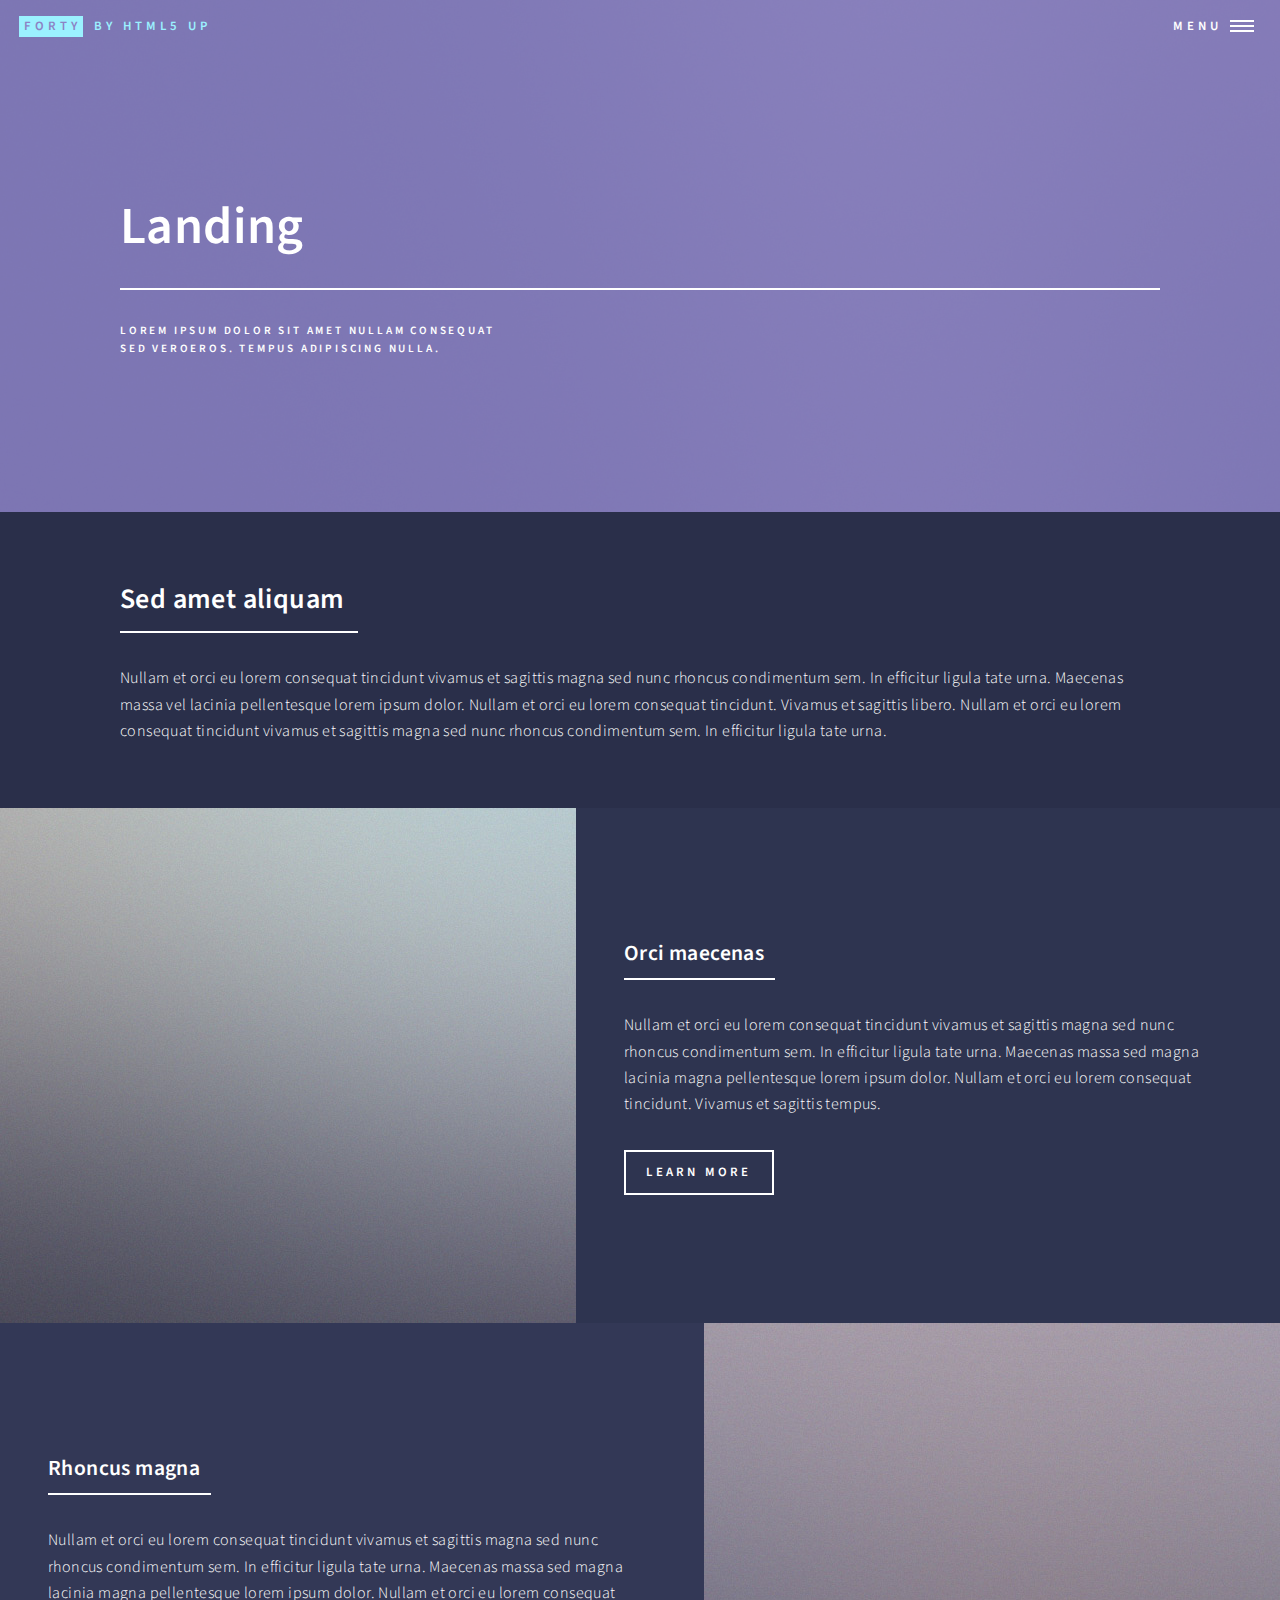
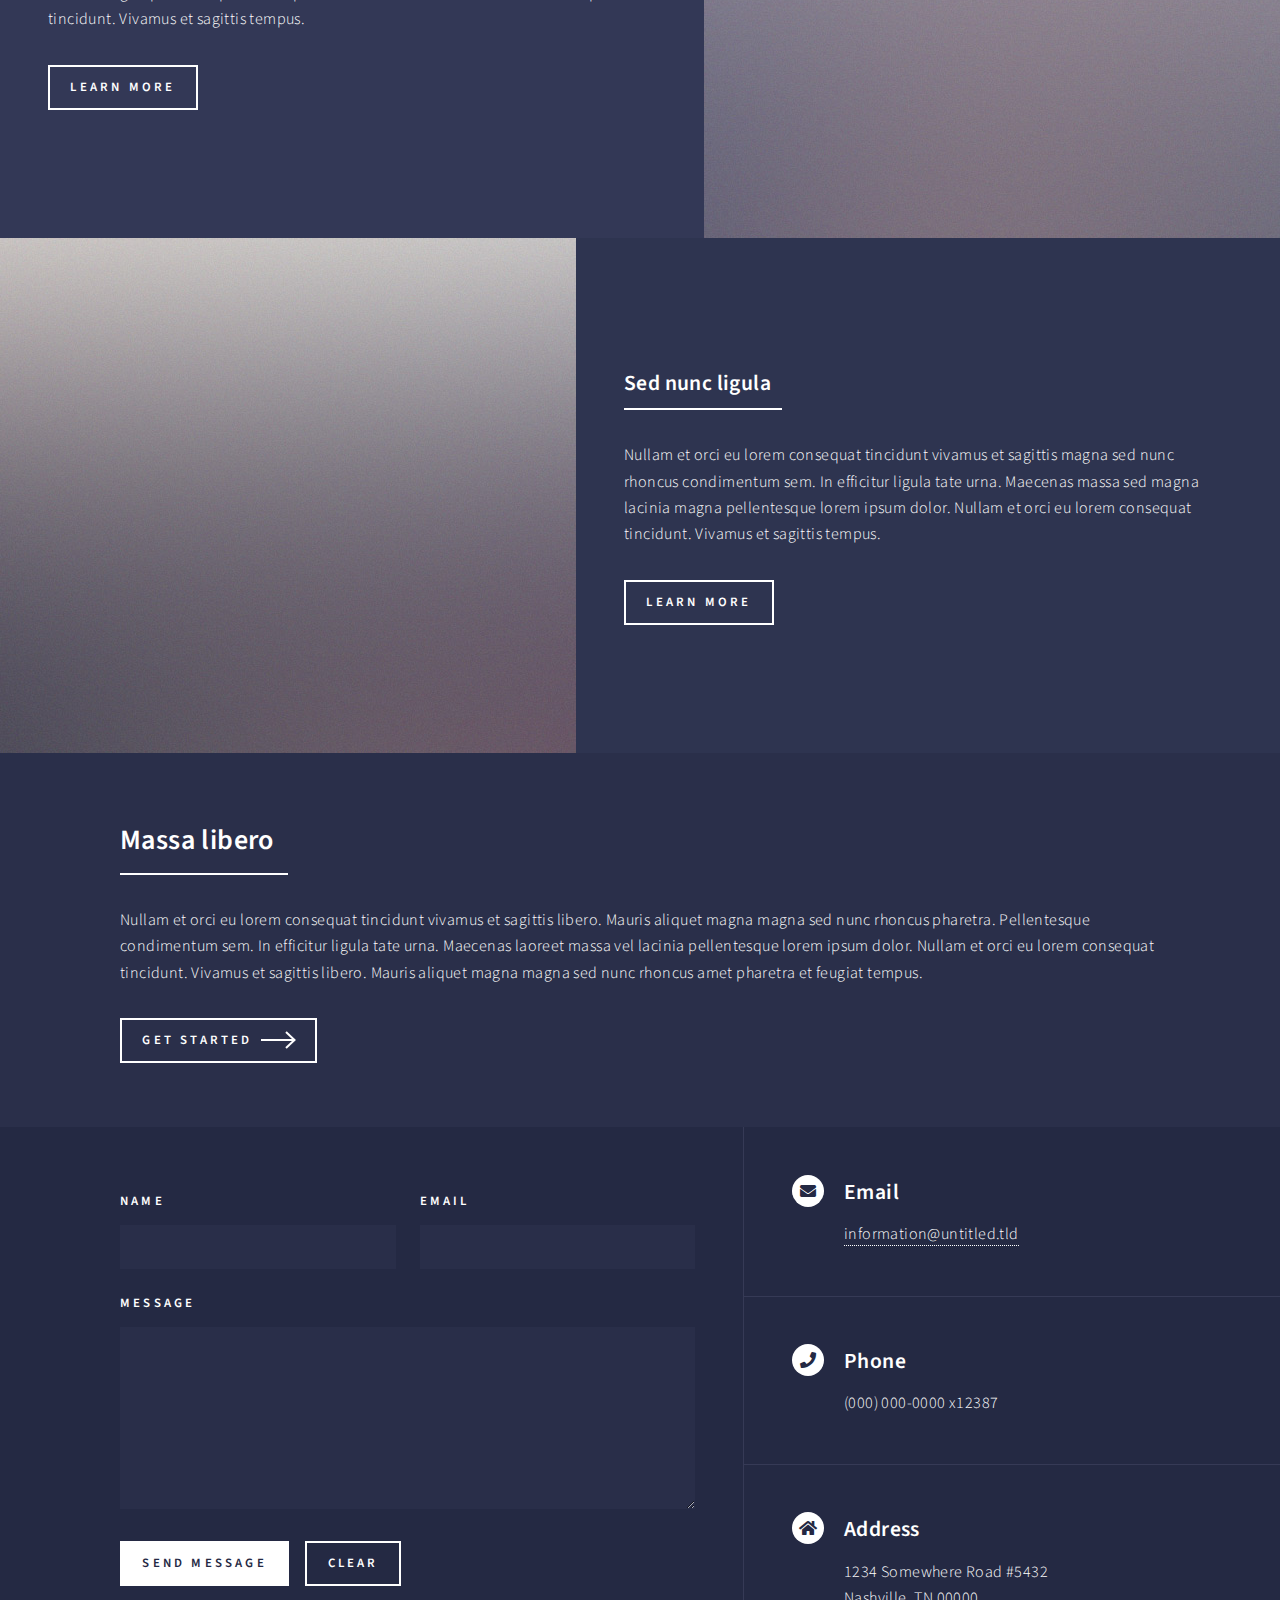
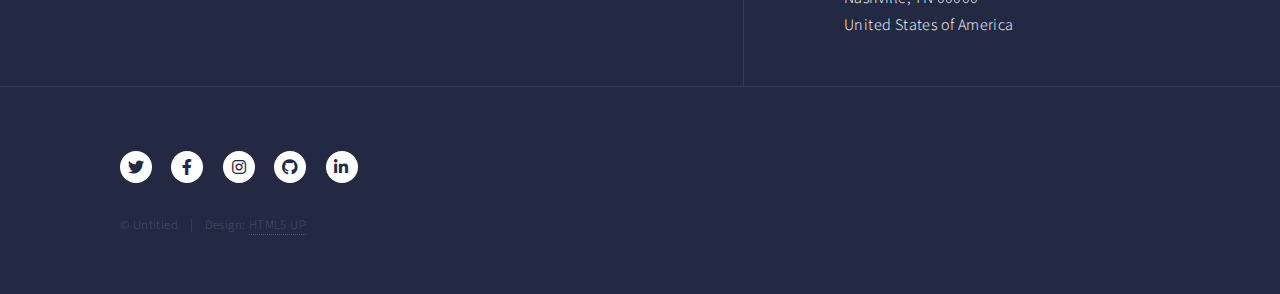
<file: html_source/landing.html>
<!DOCTYPE HTML>
<!--
	Forty by HTML5 UP
	html5up.net | @ajlkn
	Free for personal and commercial use under the CCA 3.0 license (html5up.net/license)
-->
<html>
	<head>
		<title>Landing - Forty by HTML5 UP</title>
		<meta charset="utf-8" />
		<meta name="viewport" content="width=device-width, initial-scale=1, user-scalable=no" />
		<link rel="stylesheet" href="assets/css/main.css" />
		<noscript><link rel="stylesheet" href="assets/css/noscript.css" /></noscript>
	</head>
	<body class="is-preload">

		<!-- Wrapper -->
			<div id="wrapper">

				<!-- Header -->
				<!-- Note: The "styleN" class below should match that of the banner element. -->
					<header id="header" class="alt style2">
						<a href="index.html" class="logo"><strong>Forty</strong> <span>by HTML5 UP</span></a>
						<nav>
							<a href="#menu">Menu</a>
						</nav>
					</header>

				<!-- Menu -->
					<nav id="menu">
						<ul class="links">
							<li><a href="index.html">Home</a></li>
							<li><a href="landing.html">Landing</a></li>
							<li><a href="generic.html">Generic</a></li>
							<li><a href="elements.html">Elements</a></li>
						</ul>
						<ul class="actions stacked">
							<li><a href="#" class="button primary fit">Get Started</a></li>
							<li><a href="#" class="button fit">Log In</a></li>
						</ul>
					</nav>

				<!-- Banner -->
				<!-- Note: The "styleN" class below should match that of the header element. -->
					<section id="banner" class="style2">
						<div class="inner">
							<span class="image">
								<img src="images/pic07.jpg" alt="" />
							</span>
							<header class="major">
								<h1>Landing</h1>
							</header>
							<div class="content">
								<p>Lorem ipsum dolor sit amet nullam consequat<br />
								sed veroeros. tempus adipiscing nulla.</p>
							</div>
						</div>
					</section>

				<!-- Main -->
					<div id="main">

						<!-- One -->
							<section id="one">
								<div class="inner">
									<header class="major">
										<h2>Sed amet aliquam</h2>
									</header>
									<p>Nullam et orci eu lorem consequat tincidunt vivamus et sagittis magna sed nunc rhoncus condimentum sem. In efficitur ligula tate urna. Maecenas massa vel lacinia pellentesque lorem ipsum dolor. Nullam et orci eu lorem consequat tincidunt. Vivamus et sagittis libero. Nullam et orci eu lorem consequat tincidunt vivamus et sagittis magna sed nunc rhoncus condimentum sem. In efficitur ligula tate urna.</p>
								</div>
							</section>

						<!-- Two -->
							<section id="two" class="spotlights">
								<section>
									<a href="generic.html" class="image">
										<img src="images/pic08.jpg" alt="" data-position="center center" />
									</a>
									<div class="content">
										<div class="inner">
											<header class="major">
												<h3>Orci maecenas</h3>
											</header>
											<p>Nullam et orci eu lorem consequat tincidunt vivamus et sagittis magna sed nunc rhoncus condimentum sem. In efficitur ligula tate urna. Maecenas massa sed magna lacinia magna pellentesque lorem ipsum dolor. Nullam et orci eu lorem consequat tincidunt. Vivamus et sagittis tempus.</p>
											<ul class="actions">
												<li><a href="generic.html" class="button">Learn more</a></li>
											</ul>
										</div>
									</div>
								</section>
								<section>
									<a href="generic.html" class="image">
										<img src="images/pic09.jpg" alt="" data-position="top center" />
									</a>
									<div class="content">
										<div class="inner">
											<header class="major">
												<h3>Rhoncus magna</h3>
											</header>
											<p>Nullam et orci eu lorem consequat tincidunt vivamus et sagittis magna sed nunc rhoncus condimentum sem. In efficitur ligula tate urna. Maecenas massa sed magna lacinia magna pellentesque lorem ipsum dolor. Nullam et orci eu lorem consequat tincidunt. Vivamus et sagittis tempus.</p>
											<ul class="actions">
												<li><a href="generic.html" class="button">Learn more</a></li>
											</ul>
										</div>
									</div>
								</section>
								<section>
									<a href="generic.html" class="image">
										<img src="images/pic10.jpg" alt="" data-position="25% 25%" />
									</a>
									<div class="content">
										<div class="inner">
											<header class="major">
												<h3>Sed nunc ligula</h3>
											</header>
											<p>Nullam et orci eu lorem consequat tincidunt vivamus et sagittis magna sed nunc rhoncus condimentum sem. In efficitur ligula tate urna. Maecenas massa sed magna lacinia magna pellentesque lorem ipsum dolor. Nullam et orci eu lorem consequat tincidunt. Vivamus et sagittis tempus.</p>
											<ul class="actions">
												<li><a href="generic.html" class="button">Learn more</a></li>
											</ul>
										</div>
									</div>
								</section>
							</section>

						<!-- Three -->
							<section id="three">
								<div class="inner">
									<header class="major">
										<h2>Massa libero</h2>
									</header>
									<p>Nullam et orci eu lorem consequat tincidunt vivamus et sagittis libero. Mauris aliquet magna magna sed nunc rhoncus pharetra. Pellentesque condimentum sem. In efficitur ligula tate urna. Maecenas laoreet massa vel lacinia pellentesque lorem ipsum dolor. Nullam et orci eu lorem consequat tincidunt. Vivamus et sagittis libero. Mauris aliquet magna magna sed nunc rhoncus amet pharetra et feugiat tempus.</p>
									<ul class="actions">
										<li><a href="generic.html" class="button next">Get Started</a></li>
									</ul>
								</div>
							</section>

					</div>

				<!-- Contact -->
					<section id="contact">
						<div class="inner">
							<section>
								<form method="post" action="#">
									<div class="fields">
										<div class="field half">
											<label for="name">Name</label>
											<input type="text" name="name" id="name" />
										</div>
										<div class="field half">
											<label for="email">Email</label>
											<input type="text" name="email" id="email" />
										</div>
										<div class="field">
											<label for="message">Message</label>
											<textarea name="message" id="message" rows="6"></textarea>
										</div>
									</div>
									<ul class="actions">
										<li><input type="submit" value="Send Message" class="primary" /></li>
										<li><input type="reset" value="Clear" /></li>
									</ul>
								</form>
							</section>
							<section class="split">
								<section>
									<div class="contact-method">
										<span class="icon solid alt fa-envelope"></span>
										<h3>Email</h3>
										<a href="#">information@untitled.tld</a>
									</div>
								</section>
								<section>
									<div class="contact-method">
										<span class="icon solid alt fa-phone"></span>
										<h3>Phone</h3>
										<span>(000) 000-0000 x12387</span>
									</div>
								</section>
								<section>
									<div class="contact-method">
										<span class="icon solid alt fa-home"></span>
										<h3>Address</h3>
										<span>1234 Somewhere Road #5432<br />
										Nashville, TN 00000<br />
										United States of America</span>
									</div>
								</section>
							</section>
						</div>
					</section>

				<!-- Footer -->
					<footer id="footer">
						<div class="inner">
							<ul class="icons">
								<li><a href="#" class="icon brands alt fa-twitter"><span class="label">Twitter</span></a></li>
								<li><a href="#" class="icon brands alt fa-facebook-f"><span class="label">Facebook</span></a></li>
								<li><a href="#" class="icon brands alt fa-instagram"><span class="label">Instagram</span></a></li>
								<li><a href="#" class="icon brands alt fa-github"><span class="label">GitHub</span></a></li>
								<li><a href="#" class="icon brands alt fa-linkedin-in"><span class="label">LinkedIn</span></a></li>
							</ul>
							<ul class="copyright">
								<li>&copy; Untitled</li><li>Design: <a href="https://html5up.net">HTML5 UP</a></li>
							</ul>
						</div>
					</footer>

			</div>

		<!-- Scripts -->
			<script src="assets/js/jquery.min.js"></script>
			<script src="assets/js/jquery.scrolly.min.js"></script>
			<script src="assets/js/jquery.scrollex.min.js"></script>
			<script src="assets/js/browser.min.js"></script>
			<script src="assets/js/breakpoints.min.js"></script>
			<script src="assets/js/util.js"></script>
			<script src="assets/js/main.js"></script>

	</body>
</html>
</file>
<file: docs/assets/css/noscript.css>
/*
	Big Picture by HTML5 UP
	html5up.net | @ajlkn
	Free for personal and commercial use under the CCA 3.0 license (html5up.net/license)
*/

/* Loader */

	body:before, body:after {
		display: none;
	}
</file>
<file: html_source/assets/css/noscript.css>
/*
	Forty by HTML5 UP
	html5up.net | @ajlkn
	Free for personal and commercial use under the CCA 3.0 license (html5up.net/license)
*/

/* Banner */

	body.is-preload #banner:after {
		opacity: 0.85;
	}

	body.is-preload #banner > .inner {
		-moz-filter: none;
		-webkit-filter: none;
		-ms-filter: none;
		filter: none;
		-moz-transform: none;
		-webkit-transform: none;
		-ms-transform: none;
		transform: none;
		opacity: 1;
	}
</file>
<file: style.css>
*{
    font-family: "Noto Sans KR", sans-serif;
    list-style: none;
    text-decoration: none;
    border-collapse: collapse;
    margin: 0px;
    padding : 0px;
    color : #000;
}

.intro_bg{
    background-image:url("지브리.png");
}

.header{
    display:flex;
    width :1280px;
    margin : auto;
    background : red;
}
</file>
<file: docs/assets/css/main.css>
@import url("https://fonts.googleapis.com/css?family=Source+Sans+Pro:300,900");
@import url("fontawesome-all.min.css");

/*
	Big Picture by HTML5 UP
	html5up.net | @ajlkn
	Free for personal and commercial use under the CCA 3.0 license (html5up.net/license)
*/

html, body, div, span, applet, object,
iframe, h1, h2, h3, h4, h5, h6, p, blockquote,
pre, a, abbr, acronym, address, big, cite,
code, del, dfn, em, img, ins, kbd, q, s, samp,
small, strike, strong, sub, sup, tt, var, b,
u, i, center, dl, dt, dd, ol, ul, li, fieldset,
form, label, legend, table, caption, tbody,
tfoot, thead, tr, th, td, article, aside,
canvas, details, embed, figure, figcaption,
footer, header, hgroup, menu, nav, output, ruby,
section, summary, time, mark, audio, video {
	margin: 0;
	padding: 0;
	border: 0;
	font-size: 100%;
	font: inherit;
	vertical-align: baseline;}

article, aside, details, figcaption, figure,
footer, header, hgroup, menu, nav, section {
	display: block;}

body {
	line-height: 1;
}

ol, ul {
	list-style: none;
}

blockquote, q {
	quotes: none;
}

	blockquote:before, blockquote:after, q:before, q:after {
		content: '';
		content: none;
	}

table {
	border-collapse: collapse;
	border-spacing: 0;
}

body {
	-webkit-text-size-adjust: none;
}

mark {
	background-color: transparent;
	color: inherit;
}

input::-moz-focus-inner {
	border: 0;
	padding: 0;
}

input, select, textarea {
	-moz-appearance: none;
	-webkit-appearance: none;
	-ms-appearance: none;
	appearance: none;
}

/* Basic */

	@-ms-viewport {
		width: device-width;
	}

	html {
		height: 100%;
	}

	html {
		box-sizing: border-box;
	}

	*, *:before, *:after {
		box-sizing: inherit;
	}

	body {
		background: #ffffff;
		height: 100%;
		min-width: 320px;
	}

		body.is-preload *, body.is-preload *:before, body.is-preload *:after {
			-moz-animation: none !important;
			-webkit-animation: none !important;
			-ms-animation: none !important;
			animation: none !important;
			-moz-transition: none !important;
			-webkit-transition: none !important;
			-ms-transition: none !important;
			transition: none !important;
		}

/* Spinner */

	@-moz-keyframes spinner-rotate {
		0% {
			-moz-transform: scale(1) rotate(0deg);
			-webkit-transform: scale(1) rotate(0deg);
			-ms-transform: scale(1) rotate(0deg);
			transform: scale(1) rotate(0deg);
		}

		100% {
			-moz-transform: scale(1) rotate(360deg);
			-webkit-transform: scale(1) rotate(360deg);
			-ms-transform: scale(1) rotate(360deg);
			transform: scale(1) rotate(360deg);
		}
	}

	@-webkit-keyframes spinner-rotate {
		0% {
			-moz-transform: scale(1) rotate(0deg);
			-webkit-transform: scale(1) rotate(0deg);
			-ms-transform: scale(1) rotate(0deg);
			transform: scale(1) rotate(0deg);
		}

		100% {
			-moz-transform: scale(1) rotate(360deg);
			-webkit-transform: scale(1) rotate(360deg);
			-ms-transform: scale(1) rotate(360deg);
			transform: scale(1) rotate(360deg);
		}
	}

	@-ms-keyframes spinner-rotate {
		0% {
			-moz-transform: scale(1) rotate(0deg);
			-webkit-transform: scale(1) rotate(0deg);
			-ms-transform: scale(1) rotate(0deg);
			transform: scale(1) rotate(0deg);
		}

		100% {
			-moz-transform: scale(1) rotate(360deg);
			-webkit-transform: scale(1) rotate(360deg);
			-ms-transform: scale(1) rotate(360deg);
			transform: scale(1) rotate(360deg);
		}
	}

	@keyframes spinner-rotate {
		0% {
			-moz-transform: scale(1) rotate(0deg);
			-webkit-transform: scale(1) rotate(0deg);
			-ms-transform: scale(1) rotate(0deg);
			transform: scale(1) rotate(0deg);
		}

		100% {
			-moz-transform: scale(1) rotate(360deg);
			-webkit-transform: scale(1) rotate(360deg);
			-ms-transform: scale(1) rotate(360deg);
			transform: scale(1) rotate(360deg);
		}
	}

/* Loader */

	@-moz-keyframes spinner-show {
		0% {
			opacity: 0;
		}

		100% {
			opacity: 1;
		}
	}

	@-webkit-keyframes spinner-show {
		0% {
			opacity: 0;
		}

		100% {
			opacity: 1;
		}
	}

	@-ms-keyframes spinner-show {
		0% {
			opacity: 0;
		}

		100% {
			opacity: 1;
		}
	}

	@keyframes spinner-show {
		0% {
			opacity: 0;
		}

		100% {
			opacity: 1;
		}
	}

	@-moz-keyframes spinner-hide {
		0% {
			-moz-transform: scale(1) rotate(0deg);
			-webkit-transform: scale(1) rotate(0deg);
			-ms-transform: scale(1) rotate(0deg);
			transform: scale(1) rotate(0deg);
			color: #e5e6e7;
			z-index: 100001;
		}

		99% {
			-moz-transform: scale(0.5) rotate(360deg);
			-webkit-transform: scale(0.5) rotate(360deg);
			-ms-transform: scale(0.5) rotate(360deg);
			transform: scale(0.5) rotate(360deg);
			color: #e5e6e7;
			z-index: 100001;
		}

		100% {
			-moz-transform: scale(0.5) rotate(360deg);
			-webkit-transform: scale(0.5) rotate(360deg);
			-ms-transform: scale(0.5) rotate(360deg);
			transform: scale(0.5) rotate(360deg);
			color: #e5e6e7;
			z-index: -1;
		}
	}

	@-webkit-keyframes spinner-hide {
		0% {
			-moz-transform: scale(1) rotate(0deg);
			-webkit-transform: scale(1) rotate(0deg);
			-ms-transform: scale(1) rotate(0deg);
			transform: scale(1) rotate(0deg);
			color: #e5e6e7;
			z-index: 100001;
		}

		99% {
			-moz-transform: scale(0.5) rotate(360deg);
			-webkit-transform: scale(0.5) rotate(360deg);
			-ms-transform: scale(0.5) rotate(360deg);
			transform: scale(0.5) rotate(360deg);
			color: #e5e6e7;
			z-index: 100001;
		}

		100% {
			-moz-transform: scale(0.5) rotate(360deg);
			-webkit-transform: scale(0.5) rotate(360deg);
			-ms-transform: scale(0.5) rotate(360deg);
			transform: scale(0.5) rotate(360deg);
			color: #e5e6e7;
			z-index: -1;
		}
	}

	@-ms-keyframes spinner-hide {
		0% {
			-moz-transform: scale(1) rotate(0deg);
			-webkit-transform: scale(1) rotate(0deg);
			-ms-transform: scale(1) rotate(0deg);
			transform: scale(1) rotate(0deg);
			color: #e5e6e7;
			z-index: 100001;
		}

		99% {
			-moz-transform: scale(0.5) rotate(360deg);
			-webkit-transform: scale(0.5) rotate(360deg);
			-ms-transform: scale(0.5) rotate(360deg);
			transform: scale(0.5) rotate(360deg);
			color: #e5e6e7;
			z-index: 100001;
		}

		100% {
			-moz-transform: scale(0.5) rotate(360deg);
			-webkit-transform: scale(0.5) rotate(360deg);
			-ms-transform: scale(0.5) rotate(360deg);
			transform: scale(0.5) rotate(360deg);
			color: #e5e6e7;
			z-index: -1;
		}
	}

	@keyframes spinner-hide {
		0% {
			-moz-transform: scale(1) rotate(0deg);
			-webkit-transform: scale(1) rotate(0deg);
			-ms-transform: scale(1) rotate(0deg);
			transform: scale(1) rotate(0deg);
			color: #e5e6e7;
			z-index: 100001;
		}

		99% {
			-moz-transform: scale(0.5) rotate(360deg);
			-webkit-transform: scale(0.5) rotate(360deg);
			-ms-transform: scale(0.5) rotate(360deg);
			transform: scale(0.5) rotate(360deg);
			color: #e5e6e7;
			z-index: 100001;
		}

		100% {
			-moz-transform: scale(0.5) rotate(360deg);
			-webkit-transform: scale(0.5) rotate(360deg);
			-ms-transform: scale(0.5) rotate(360deg);
			transform: scale(0.5) rotate(360deg);
			color: #e5e6e7;
			z-index: -1;
		}
	}

	@-moz-keyframes overlay-hide {
		0% {
			opacity: 1;
			z-index: 100000;
		}

		15% {
			opacity: 1;
			z-index: 100000;
		}

		99% {
			opacity: 0;
			z-index: 100000;
		}

		100% {
			opacity: 0;
			z-index: -1;
		}
	}

	@-webkit-keyframes overlay-hide {
		0% {
			opacity: 1;
			z-index: 100000;
		}

		15% {
			opacity: 1;
			z-index: 100000;
		}

		99% {
			opacity: 0;
			z-index: 100000;
		}

		100% {
			opacity: 0;
			z-index: -1;
		}
	}

	@-ms-keyframes overlay-hide {
		0% {
			opacity: 1;
			z-index: 100000;
		}

		15% {
			opacity: 1;
			z-index: 100000;
		}

		99% {
			opacity: 0;
			z-index: 100000;
		}

		100% {
			opacity: 0;
			z-index: -1;
		}
	}

	@keyframes overlay-hide {
		0% {
			opacity: 1;
			z-index: 100000;
		}

		15% {
			opacity: 1;
			z-index: 100000;
		}

		99% {
			opacity: 0;
			z-index: 100000;
		}

		100% {
			opacity: 0;
			z-index: -1;
		}
	}

	body {
		text-decoration: none;
	}

		body:before {
			-moz-animation: spinner-show 1.5s 1 0.25s ease forwards, spinner-hide 0.25s ease-in-out forwards !important;
			-webkit-animation: spinner-show 1.5s 1 0.25s ease forwards, spinner-hide 0.25s ease-in-out forwards !important;
			-ms-animation: spinner-show 1.5s 1 0.25s ease forwards, spinner-hide 0.25s ease-in-out forwards !important;
			animation: spinner-show 1.5s 1 0.25s ease forwards, spinner-hide 0.25s ease-in-out forwards !important;
			-moz-transform-origin: 50% 50%;
			-webkit-transform-origin: 50% 50%;
			-ms-transform-origin: 50% 50%;
			transform-origin: 50% 50%;
			-moz-osx-font-smoothing: grayscale;
			-webkit-font-smoothing: antialiased;
			font-family: FontAwesome;
			font-style: normal;
			font-weight: normal;
			text-transform: none !important;
			color: #e5e6e7;
			content: '\f1ce';
			cursor: default;
			display: block;
			font-size: 2em;
			height: 2em;
			left: 50%;
			line-height: 2em;
			margin: -1em 0 0 -1em;
			opacity: 0;
			position: fixed;
			text-align: center;
			top: 50%;
			width: 2em;
			z-index: -1;
		}

		body:after {
			-moz-animation: overlay-hide 1.5s ease-in forwards !important;
			-webkit-animation: overlay-hide 1.5s ease-in forwards !important;
			-ms-animation: overlay-hide 1.5s ease-in forwards !important;
			animation: overlay-hide 1.5s ease-in forwards !important;
			background: #ffffff;
			content: '';
			display: block;
			height: 100%;
			left: 0;
			opacity: 0;
			position: fixed;
			top: 0;
			width: 100%;
			z-index: -1;
		}

		body.is-preload:before {
			-moz-animation: spinner-show 1.5s 1 0.25s ease forwards, spinner-rotate 0.75s infinite linear !important;
			-webkit-animation: spinner-show 1.5s 1 0.25s ease forwards, spinner-rotate 0.75s infinite linear !important;
			-ms-animation: spinner-show 1.5s 1 0.25s ease forwards, spinner-rotate 0.75s infinite linear !important;
			animation: spinner-show 1.5s 1 0.25s ease forwards, spinner-rotate 0.75s infinite linear !important;
			z-index: 100001;
		}

		body.is-preload:after {
			-moz-animation: none !important;
			-webkit-animation: none !important;
			-ms-animation: none !important;
			animation: none !important;
			opacity: 1;
			z-index: 100000;
		}

	@media (-webkit-min-device-pixel-ratio: 2) {

		body:before {
			line-height: 2.025em;
		}

	}

/* Type */

	body, input, textarea, select {
		font-family: "Source Sans Pro", "sans-serif";
		font-weight: 300;
		font-size: 18pt;
		line-height: 1.75em;
		color: #39454b;
		letter-spacing: 0.025em;
	}

		@media screen and (max-width: 1920px) {

			body, input, textarea, select {
				font-size: 17pt;
			}

		}

		@media screen and (max-width: 1680px) {

			body, input, textarea, select {
				font-size: 15pt;
			}

		}

		@media screen and (max-width: 1280px) {

			body, input, textarea, select {
				font-size: 13pt;
			}

		}

		@media screen and (max-width: 1000px) {

			body, input, textarea, select {
				font-size: 13pt;
			}

		}

		@media screen and (max-width: 736px) {

			body, input, textarea, select {
				font-size: 12pt;
				line-height: 1.5em;
			}

		}

	h1, h2, h3, h4, h5, h6 {
		font-weight: 900;
		color: inherit;
		letter-spacing: -0.0325em;
	}

		h1 a, h2 a, h3 a, h4 a, h5 a, h6 a {
			color: inherit;
			text-decoration: none;
		}

	h2 {
		font-size: 2.25em;
		line-height: 1.25em;
		letter-spacing: -0.05em;
	}

	@media screen and (max-width: 736px) {

		h2 {
			font-size: 1.5em;
		}

	}

	strong, b {
		font-weight: 900;
		color: inherit;
	}

	em, i {
		font-style: italic;
	}

	a {
		-moz-transition: color 0.2s ease-in-out;
		-webkit-transition: color 0.2s ease-in-out;
		-ms-transition: color 0.2s ease-in-out;
		transition: color 0.2s ease-in-out;
		color: #98c593;
	}

	sub {
		position: relative;
		top: 0.5em;
		font-size: 0.8em;
	}

	sup {
		position: relative;
		top: -0.5em;
		font-size: 0.8em;
	}

	hr {
		border: 0;
		border-top: solid 1px #e5e6e7;
	}

	blockquote {
		border-left: solid 0.5em #e5e6e7;
		padding: 1em 0 1em 2em;
		font-style: italic;
	}

	p, ul, ol, dl, table {
		margin-bottom: 1em;
	}

/* Box */

	.box {
		background: #ffffff;
		color: #39454b;
		padding: 2em;
	}

		.box > :last-child {
			margin-bottom: 0;
		}

		.box.style2 {
			padding: 3.5em 2.5em 3.5em 2.5em;
		}

		@media screen and (max-width: 736px) {

			.box {
				padding: 1em;
			}

				.box.style2 {
					padding: 1.5em 1.25em 1.5em 1.25em;
					background-color: rgba(255, 255, 255, 0.9);
				}

		}

/* Button */

	input[type="button"],
	input[type="submit"],
	input[type="reset"],
	.button,
	button {
		-moz-appearance: none;
		-webkit-appearance: none;
		-ms-appearance: none;
		appearance: none;
		-moz-transition: background-color 0.2s ease-in-out;
		-webkit-transition: background-color 0.2s ease-in-out;
		-ms-transition: background-color 0.2s ease-in-out;
		transition: background-color 0.2s ease-in-out;
		background-color: #98c593;
		border: 0;
		border-radius: 3.5em;
		color: #ffffff;
		cursor: pointer;
		display: inline-block;
		height: 3.5em;
		line-height: 3.5em;
		outline: 0;
		padding: 0 2em 0 2em;
		position: relative;
		text-align: center;
		text-decoration: none;
	}

		input[type="button"].down,
		input[type="submit"].down,
		input[type="reset"].down,
		.button.down,
		button.down {
			width: 5em;
			height: 5em;
			line-height: 4.5em;
			padding: 0;
			background-image: url("images/지브리_1.jpeg");
			background-position: center center;
			background-repeat: no-repeat;
			text-indent: -10em;
			overflow: hidden;
		}

			input[type="button"].down.anchored,
			input[type="submit"].down.anchored,
			input[type="reset"].down.anchored,
			.button.down.anchored,
			button.down.anchored {
				bottom: 0;
				border-bottom: 0;
				border-radius: 3em 3em 0 0;
				height: 4.5em;
				margin-left: -2.5em;
			}

		input[type="button"].anchored,
		input[type="submit"].anchored,
		input[type="reset"].anchored,
		.button.anchored,
		button.anchored {
			position: absolute;
			left: 50%;
		}

		input[type="button"]:hover,
		input[type="submit"]:hover,
		input[type="reset"]:hover,
		.button:hover,
		button:hover {
			background-color: #a8cea4;
		}

		input[type="button"]:active,
		input[type="submit"]:active,
		input[type="reset"]:active,
		.button:active,
		button:active {
			background-color: #88bc82;
		}

		input[type="button"].style2,
		input[type="submit"].style2,
		input[type="reset"].style2,
		.button.style2,
		button.style2 {
			background-color: transparent;
			border: solid 2px #e5e6e7;
			color: inherit;
		}

			input[type="button"].style2:hover,
			input[type="submit"].style2:hover,
			input[type="reset"].style2:hover,
			.button.style2:hover,
			button.style2:hover {
				background-color: rgba(229, 230, 231, 0.25);
			}

			input[type="button"].style2:active,
			input[type="submit"].style2:active,
			input[type="reset"].style2:active,
			.button.style2:active,
			button.style2:active {
				background-color: rgba(229, 230, 231, 0.375);
			}

			input[type="button"].style2.down,
			input[type="submit"].style2.down,
			input[type="reset"].style2.down,
			.button.style2.down,
			button.style2.down {
				background-image: url("images/arrow.svg");
			}

/* Form */

	form {
		margin: 0 0 2em 0;
	}

		form > :last-child {
			margin-bottom: 0;
		}

		form > .fields {
			display: -moz-flex;
			display: -webkit-flex;
			display: -ms-flex;
			display: flex;
			-moz-flex-wrap: wrap;
			-webkit-flex-wrap: wrap;
			-ms-flex-wrap: wrap;
			flex-wrap: wrap;
			width: calc(100% + 3em);
			margin: -1.5em 0 2em -1.5em;
		}

			form > .fields > .field {
				-moz-flex-grow: 0;
				-webkit-flex-grow: 0;
				-ms-flex-grow: 0;
				flex-grow: 0;
				-moz-flex-shrink: 0;
				-webkit-flex-shrink: 0;
				-ms-flex-shrink: 0;
				flex-shrink: 0;
				padding: 1.5em 0 0 1.5em;
				width: calc(100% - 1.5em);
			}

				form > .fields > .field.half {
					width: calc(50% - 0.75em);
				}

				form > .fields > .field.third {
					width: calc(100%/3 - 0.5em);
				}

				form > .fields > .field.quarter {
					width: calc(25% - 0.375em);
				}

		@media screen and (max-width: 480px) {

			form > .fields {
				width: calc(100% + 2em);
				margin: -1em 0 2em -1em;
			}

				form > .fields > .field {
					padding: 1em 0 0 1em;
					width: calc(100% - 1em);
				}

					form > .fields > .field.half {
						width: calc(100% - 1em);
					}

					form > .fields > .field.third {
						width: calc(100% - 1em);
					}

					form > .fields > .field.quarter {
						width: calc(100% - 1em);
					}

		}

	label {
		display: block;
	}

	input[type="text"],
	input[type="password"],
	input[type="email"],
	input[type="tel"],
	input[type="search"],
	input[type="url"],
	select,
	textarea {
		-moz-appearance: none;
		-webkit-appearance: none;
		-ms-appearance: none;
		appearance: none;
		-moz-transition: border-color 0.2s ease-in-out, color 0.2s ease-in-out;
		-webkit-transition: border-color 0.2s ease-in-out, color 0.2s ease-in-out;
		-ms-transition: border-color 0.2s ease-in-out, color 0.2s ease-in-out;
		transition: border-color 0.2s ease-in-out, color 0.2s ease-in-out;
		color: #39454b;
		display: block;
		width: 100%;
		padding: 0.65em 0.75em;
		background: none;
		border: solid 2px #e5e6e7;
		color: inherit;
		border-radius: 0.5em;
		outline: none;
	}

		input[type="text"]:focus,
		input[type="password"]:focus,
		input[type="email"]:focus,
		input[type="tel"]:focus,
		input[type="search"]:focus,
		input[type="url"]:focus,
		select:focus,
		textarea:focus {
			border-color: #9ac8e9;
		}

	input[type="text"],
	input[type="password"],
	input[type="email"],
	input[type="tel"],
	input[type="search"],
	input[type="url"],
	select {
		line-height: 1.35em;
	}

	textarea {
		min-height: 8em;
	}

	::-moz-focus-inner {
		border: 0;
	}

	::-webkit-input-placeholder {
		opacity: 0.375;
	}

	:-moz-placeholder {
		opacity: 0.375;
	}

	::-moz-placeholder {
		opacity: 0.375;
	}

	:-ms-input-placeholder {
		opacity: 0.375;
	}

/* Icon */

	.icon {
		text-decoration: none;
		position: relative;
		text-decoration: none;
	}

		.icon:before {
			-moz-osx-font-smoothing: grayscale;
			-webkit-font-smoothing: antialiased;
			display: inline-block;
			font-style: normal;
			font-variant: normal;
			text-rendering: auto;
			line-height: 1;
			text-transform: none !important;
			font-family: 'Font Awesome 5 Free';
			font-weight: 400;
		}

		.icon:before {
			line-height: inherit;
		}

		.icon > .label {
			display: none;
		}

		.icon.solid:before {
			font-weight: 900;
		}

		.icon.brands:before {
			font-family: 'Font Awesome 5 Brands';
		}

/* Image */

	.image {
		position: relative;
		display: inline-block;
	}

		.image:before {
			content: '';
			position: absolute;
			left: 0;
			top: 0;
			width: 100%;
			height: 100%;
			background: url("images/overlay.png");
		}

		.image img {
			display: block;
			width: 100%;
		}

		.image.featured {
			display: block;
			width: 100%;
			margin: 0 0 2em 0;
		}

		.image.fit {
			display: block;
			width: 100%;
		}

		.image.left {
			float: left;
			margin: 0 2em 2em 0;
		}

		.image.centered {
			display: block;
			margin: 0 0 2em 0;
		}

			.image.centered img {
				margin: 0 auto;
				width: auto;
			}

/* List */

	ul.default {
		list-style: disc;
		padding-left: 1em;
	}

		ul.default li {
			padding-left: 0.5em;
		}

	ul.menu {
		cursor: default;
	}

		ul.menu li {
			display: inline-block;
			line-height: 1em;
			border-left: solid 1px #e5e6e7;
			padding: 0 0 0 0.5em;
			margin: 0 0 0 0.5em;
		}

			ul.menu li:first-child {
				border-left: 0;
				padding-left: 0;
				margin-left: 0;
			}

	ol.default {
		list-style: decimal;
		padding-left: 1.25em;
	}

		ol.default li {
			padding-left: 0.25em;
		}

/* Actions */

	ul.actions {
		display: -moz-flex;
		display: -webkit-flex;
		display: -ms-flex;
		display: flex;
		cursor: default;
		list-style: none;
		margin-left: -1em;
		padding-left: 0;
	}

		ul.actions li {
			padding: 0 0 0 1em;
			vertical-align: middle;
		}

		ul.actions.special {
			-moz-justify-content: center;
			-webkit-justify-content: center;
			-ms-justify-content: center;
			justify-content: center;
			width: 100%;
			margin-left: 0;
		}

			ul.actions.special li:first-child {
				padding-left: 0;
			}

		ul.actions.stacked {
			-moz-flex-direction: column;
			-webkit-flex-direction: column;
			-ms-flex-direction: column;
			flex-direction: column;
			margin-left: 0;
		}

			ul.actions.stacked li {
				padding: 1.3em 0 0 0;
			}

				ul.actions.stacked li:first-child {
					padding-top: 0;
				}

		ul.actions.fit {
			width: calc(100% + 1em);
		}

			ul.actions.fit li {
				-moz-flex-grow: 1;
				-webkit-flex-grow: 1;
				-ms-flex-grow: 1;
				flex-grow: 1;
				-moz-flex-shrink: 1;
				-webkit-flex-shrink: 1;
				-ms-flex-shrink: 1;
				flex-shrink: 1;
				width: 100%;
			}

				ul.actions.fit li > * {
					width: 100%;
				}

			ul.actions.fit.stacked {
				width: 100%;
			}

		@media screen and (max-width: 480px) {

			ul.actions:not(.fixed) {
				-moz-flex-direction: column;
				-webkit-flex-direction: column;
				-ms-flex-direction: column;
				flex-direction: column;
				margin-left: 0;
				width: 100% !important;
			}

				ul.actions:not(.fixed) li {
					-moz-flex-grow: 1;
					-webkit-flex-grow: 1;
					-ms-flex-grow: 1;
					flex-grow: 1;
					-moz-flex-shrink: 1;
					-webkit-flex-shrink: 1;
					-ms-flex-shrink: 1;
					flex-shrink: 1;
					padding: 1em 0 0 0;
					text-align: center;
					width: 100%;
				}

					ul.actions:not(.fixed) li > * {
						width: 100%;
					}

					ul.actions:not(.fixed) li:first-child {
						padding-top: 0;
					}

					ul.actions:not(.fixed) li input[type="submit"],
					ul.actions:not(.fixed) li input[type="reset"],
					ul.actions:not(.fixed) li input[type="button"],
					ul.actions:not(.fixed) li button,
					ul.actions:not(.fixed) li .button {
						width: 100%;
					}

						ul.actions:not(.fixed) li input[type="submit"].icon:before,
						ul.actions:not(.fixed) li input[type="reset"].icon:before,
						ul.actions:not(.fixed) li input[type="button"].icon:before,
						ul.actions:not(.fixed) li button.icon:before,
						ul.actions:not(.fixed) li .button.icon:before {
							margin-left: -0.5rem;
						}

		}

/* Icons */

	ul.icons {
		cursor: default;
	}

		ul.icons li {
			display: inline-block;
		}

		ul.icons a {
			display: inline-block;
			width: 2em;
			height: 2em;
			line-height: 2em;
			text-align: center;
			border: 0;
		}

/* Sections/Article */

	header {
		margin-bottom: 1em;
	}

		header p {
			display: block;
			margin: 1em 0 0 0;
			padding: 0 0 0.5em 0;
		}

	footer {
		margin-top: 2em;
	}

/* Table */

	table {
		width: 100%;
	}

		table.default {
			width: 100%;
		}

			table.default tbody tr:nth-child(2n+2) {
				background: rgba(229, 230, 231, 0.5);
			}

			table.default td {
				padding: 0.5em 1em 0.5em 1em;
			}

			table.default th {
				text-align: left;
				font-weight: 900;
				padding: 0.5em 1em 0.5em 1em;
			}

			table.default thead {
				background: #39454b;
				color: #ffffff;
			}

			table.default tfoot {
				background: #e5e6e7;
			}

/* Poptrox */

	.poptrox-popup {
		-moz-box-sizing: content-box;
		-webkit-box-sizing: content-box;
		-ms-box-sizing: content-box;
		box-sizing: content-box;
		background: #fff;
		padding-bottom: 3em;
		box-shadow: 0 0.1em 0.15em 0 rgba(0, 0, 0, 0.15);
	}

		.poptrox-popup .loader {
			position: absolute;
			top: 50%;
			left: 50%;
			margin: -1em 0 0 -1em;
			width: 2em;
			height: 2em;
			display: block;
			font-size: 2em;
		}

			.poptrox-popup .loader:before {
				-moz-animation: spinner-rotate 0.75s infinite linear !important;
				-webkit-animation: spinner-rotate 0.75s infinite linear !important;
				-ms-animation: spinner-rotate 0.75s infinite linear !important;
				animation: spinner-rotate 0.75s infinite linear !important;
				-moz-osx-font-smoothing: grayscale;
				-webkit-font-smoothing: antialiased;
				font-family: FontAwesome;
				font-style: normal;
				font-weight: normal;
				text-transform: none !important;
				color: #e5e6e7;
				content: '\f1ce';
				cursor: default;
				display: block;
				height: 2em;
				left: 0;
				line-height: 2em;
				position: absolute;
				text-align: center;
				top: 0;
				width: 2em;
			}

		.poptrox-popup .caption {
			position: absolute;
			bottom: 0;
			left: 0;
			background: #ffffff;
			width: 100%;
			height: 3em;
			line-height: 2.8em;
			text-align: center;
			cursor: default;
			z-index: 1;
			font-size: 0.9em;
		}

		.poptrox-popup .nav-next,
		.poptrox-popup .nav-previous {
			-moz-transition: opacity 0.2s ease-in-out;
			-webkit-transition: opacity 0.2s ease-in-out;
			-ms-transition: opacity 0.2s ease-in-out;
			transition: opacity 0.2s ease-in-out;
			position: absolute;
			top: 0;
			width: 50%;
			height: 100%;
			opacity: 0;
			cursor: pointer;
			background: rgba(0, 0, 0, 0.01);
			-webkit-tap-highlight-color: rgba(255, 255, 255, 0);
		}

		.poptrox-popup .nav-next:before,
		.poptrox-popup .nav-previous:before {
			content: '';
			position: absolute;
			width: 96px;
			height: 64px;
			background: url("images/poptrox-nav.svg");
			top: calc(50% - 1.5em);
			margin: -32px 0 0 0;
		}

		.poptrox-popup:hover .nav-next,
		.poptrox-popup:hover .nav-previous {
			opacity: 0.5;
		}

		.poptrox-popup:hover .nav-next:hover,
		.poptrox-popup:hover .nav-previous:hover {
			opacity: 1.0;
		}

		.poptrox-popup .nav-previous:before {
			-moz-transform: scaleX(-1);
			-webkit-transform: scaleX(-1);
			-ms-transform: scaleX(-1);
			transform: scaleX(-1);
			-ms-filter: "FlipH";
			filter: FlipH;
		}

		.poptrox-popup .nav-next {
			right: 0;
		}

			.poptrox-popup .nav-next:before {
				right: 0;
			}

		.poptrox-popup .nav-previous {
			left: 0;
		}

			.poptrox-popup .nav-previous:before {
				left: 0;
			}

		.poptrox-popup .closer {
			-moz-transition: opacity 0.2s ease-in-out;
			-webkit-transition: opacity 0.2s ease-in-out;
			-ms-transition: opacity 0.2s ease-in-out;
			transition: opacity 0.2s ease-in-out;
			position: absolute;
			top: 0;
			right: 0;
			width: 64px;
			height: 64px;
			text-indent: -9999px;
			z-index: 2;
			opacity: 0;
			-webkit-tap-highlight-color: rgba(255, 255, 255, 0);
		}

			.poptrox-popup .closer:before {
				content: '';
				display: block;
				position: absolute;
				right: 16px;
				top: 16px;
				width: 40px;
				height: 40px;
				border-radius: 100%;
				box-shadow: inset 0 0 0 2px #fff;
				background: url("images/poptrox-closer.svg") center center;
				color: #ffffff !important;
			}

		.poptrox-popup:hover .closer {
			opacity: 0.5;
		}

			.poptrox-popup:hover .closer:hover {
				opacity: 1.0;
			}

		body.is-touch .poptrox-popup .nav-next,
		body.is-touch .poptrox-popup .nav-previous,
		body.is-touch .poptrox-popup .closer {
			opacity: 1.0 !important;
		}

		@media screen and (max-width: 736px) {

			.poptrox-popup .nav-next:before,
			.poptrox-popup .nav-previous:before {
				width: 48px;
				height: 32px;
				background-size: contain;
				margin: -16px 0 0 0;
			}

			.poptrox-popup .closer:before {
				right: 12px;
				top: 12px;
				width: 20px;
				height: 20px;
				box-shadow: inset 0 0 0 1px #fff;
				background-size: contain;
				opacity: 0.65;
			}

		}

/* Gallery */

	.gallery {
		display: -moz-flex;
		display: -webkit-flex;
		display: -ms-flex;
		display: flex;
		-moz-flex-wrap: wrap;
		-webkit-flex-wrap: wrap;
		-ms-flex-wrap: wrap;
		flex-wrap: wrap;
		width: 45em;
		max-width: 100%;
		margin: 0 auto 2em auto;
	}

		.gallery article {
			-moz-transition: -moz-transform 1s ease, opacity 1s ease;
			-webkit-transition: -webkit-transform 1s ease, opacity 1s ease;
			-ms-transition: -ms-transform 1s ease, opacity 1s ease;
			transition: transform 1s ease, opacity 1s ease;
			-moz-transform: translateX(0);
			-webkit-transform: translateX(0);
			-ms-transform: translateX(0);
			transform: translateX(0);
			width: 50%;
			position: relative;
			opacity: 1.0;
		}

			.gallery article .image {
				margin: 0;
				display: block;
			}

			.gallery article:nth-last-child(1n) {
				-moz-transition-delay: 0.05s;
				-webkit-transition-delay: 0.05s;
				-ms-transition-delay: 0.05s;
				transition-delay: 0.05s;
			}

			.gallery article:nth-last-child(2n) {
				-moz-transition-delay: 0.05s;
				-webkit-transition-delay: 0.05s;
				-ms-transition-delay: 0.05s;
				transition-delay: 0.05s;
			}

			.gallery article:nth-last-child(2n) {
				-moz-transition-delay: 0.1s;
				-webkit-transition-delay: 0.1s;
				-ms-transition-delay: 0.1s;
				transition-delay: 0.1s;
			}

			.gallery article:nth-last-child(3n) {
				-moz-transition-delay: 0.1s;
				-webkit-transition-delay: 0.1s;
				-ms-transition-delay: 0.1s;
				transition-delay: 0.1s;
			}

			.gallery article:nth-last-child(3n) {
				-moz-transition-delay: 0.15s;
				-webkit-transition-delay: 0.15s;
				-ms-transition-delay: 0.15s;
				transition-delay: 0.15s;
			}

			.gallery article:nth-last-child(4n) {
				-moz-transition-delay: 0.15s;
				-webkit-transition-delay: 0.15s;
				-ms-transition-delay: 0.15s;
				transition-delay: 0.15s;
			}

			.gallery article:nth-last-child(4n) {
				-moz-transition-delay: 0.2s;
				-webkit-transition-delay: 0.2s;
				-ms-transition-delay: 0.2s;
				transition-delay: 0.2s;
			}

			.gallery article:nth-last-child(5n) {
				-moz-transition-delay: 0.2s;
				-webkit-transition-delay: 0.2s;
				-ms-transition-delay: 0.2s;
				transition-delay: 0.2s;
			}

			.gallery article:nth-last-child(5n) {
				-moz-transition-delay: 0.25s;
				-webkit-transition-delay: 0.25s;
				-ms-transition-delay: 0.25s;
				transition-delay: 0.25s;
			}

			.gallery article:nth-last-child(6n) {
				-moz-transition-delay: 0.25s;
				-webkit-transition-delay: 0.25s;
				-ms-transition-delay: 0.25s;
				transition-delay: 0.25s;
			}

			.gallery article:nth-last-child(6n) {
				-moz-transition-delay: 0.3s;
				-webkit-transition-delay: 0.3s;
				-ms-transition-delay: 0.3s;
				transition-delay: 0.3s;
			}

			.gallery article:nth-last-child(7n) {
				-moz-transition-delay: 0.3s;
				-webkit-transition-delay: 0.3s;
				-ms-transition-delay: 0.3s;
				transition-delay: 0.3s;
			}

			.gallery article:nth-last-child(7n) {
				-moz-transition-delay: 0.35s;
				-webkit-transition-delay: 0.35s;
				-ms-transition-delay: 0.35s;
				transition-delay: 0.35s;
			}

			.gallery article:nth-last-child(8n) {
				-moz-transition-delay: 0.35s;
				-webkit-transition-delay: 0.35s;
				-ms-transition-delay: 0.35s;
				transition-delay: 0.35s;
			}

			.gallery article:nth-last-child(8n) {
				-moz-transition-delay: 0.4s;
				-webkit-transition-delay: 0.4s;
				-ms-transition-delay: 0.4s;
				transition-delay: 0.4s;
			}

			.gallery article:nth-last-child(9n) {
				-moz-transition-delay: 0.4s;
				-webkit-transition-delay: 0.4s;
				-ms-transition-delay: 0.4s;
				transition-delay: 0.4s;
			}

			.gallery article:nth-last-child(9n) {
				-moz-transition-delay: 0.45s;
				-webkit-transition-delay: 0.45s;
				-ms-transition-delay: 0.45s;
				transition-delay: 0.45s;
			}

			.gallery article:nth-last-child(10n) {
				-moz-transition-delay: 0.45s;
				-webkit-transition-delay: 0.45s;
				-ms-transition-delay: 0.45s;
				transition-delay: 0.45s;
			}

			.gallery article:nth-last-child(10n) {
				-moz-transition-delay: 0.5s;
				-webkit-transition-delay: 0.5s;
				-ms-transition-delay: 0.5s;
				transition-delay: 0.5s;
			}

			.gallery article:nth-last-child(11n) {
				-moz-transition-delay: 0.5s;
				-webkit-transition-delay: 0.5s;
				-ms-transition-delay: 0.5s;
				transition-delay: 0.5s;
			}

			.gallery article:nth-last-child(11n) {
				-moz-transition-delay: 0.55s;
				-webkit-transition-delay: 0.55s;
				-ms-transition-delay: 0.55s;
				transition-delay: 0.55s;
			}

			.gallery article:nth-last-child(12n) {
				-moz-transition-delay: 0.55s;
				-webkit-transition-delay: 0.55s;
				-ms-transition-delay: 0.55s;
				transition-delay: 0.55s;
			}

			.gallery article:nth-last-child(12n) {
				-moz-transition-delay: 0.6s;
				-webkit-transition-delay: 0.6s;
				-ms-transition-delay: 0.6s;
				transition-delay: 0.6s;
			}

			.gallery article:nth-last-child(13n) {
				-moz-transition-delay: 0.6s;
				-webkit-transition-delay: 0.6s;
				-ms-transition-delay: 0.6s;
				transition-delay: 0.6s;
			}

			.gallery article:nth-last-child(13n) {
				-moz-transition-delay: 0.65s;
				-webkit-transition-delay: 0.65s;
				-ms-transition-delay: 0.65s;
				transition-delay: 0.65s;
			}

			.gallery article:nth-last-child(14n) {
				-moz-transition-delay: 0.65s;
				-webkit-transition-delay: 0.65s;
				-ms-transition-delay: 0.65s;
				transition-delay: 0.65s;
			}

			.gallery article:nth-last-child(14n) {
				-moz-transition-delay: 0.7s;
				-webkit-transition-delay: 0.7s;
				-ms-transition-delay: 0.7s;
				transition-delay: 0.7s;
			}

			.gallery article:nth-last-child(15n) {
				-moz-transition-delay: 0.7s;
				-webkit-transition-delay: 0.7s;
				-ms-transition-delay: 0.7s;
				transition-delay: 0.7s;
			}

			.gallery article:nth-last-child(15n) {
				-moz-transition-delay: 0.75s;
				-webkit-transition-delay: 0.75s;
				-ms-transition-delay: 0.75s;
				transition-delay: 0.75s;
			}

			.gallery article:nth-last-child(16n) {
				-moz-transition-delay: 0.75s;
				-webkit-transition-delay: 0.75s;
				-ms-transition-delay: 0.75s;
				transition-delay: 0.75s;
			}

			.gallery article:nth-last-child(16n) {
				-moz-transition-delay: 0.8s;
				-webkit-transition-delay: 0.8s;
				-ms-transition-delay: 0.8s;
				transition-delay: 0.8s;
			}

			.gallery article:nth-last-child(17n) {
				-moz-transition-delay: 0.8s;
				-webkit-transition-delay: 0.8s;
				-ms-transition-delay: 0.8s;
				transition-delay: 0.8s;
			}

			.gallery article:nth-last-child(17n) {
				-moz-transition-delay: 0.85s;
				-webkit-transition-delay: 0.85s;
				-ms-transition-delay: 0.85s;
				transition-delay: 0.85s;
			}

			.gallery article:nth-last-child(18n) {
				-moz-transition-delay: 0.85s;
				-webkit-transition-delay: 0.85s;
				-ms-transition-delay: 0.85s;
				transition-delay: 0.85s;
			}

			.gallery article:nth-last-child(18n) {
				-moz-transition-delay: 0.9s;
				-webkit-transition-delay: 0.9s;
				-ms-transition-delay: 0.9s;
				transition-delay: 0.9s;
			}

			.gallery article:nth-last-child(19n) {
				-moz-transition-delay: 0.9s;
				-webkit-transition-delay: 0.9s;
				-ms-transition-delay: 0.9s;
				transition-delay: 0.9s;
			}

			.gallery article:nth-last-child(19n) {
				-moz-transition-delay: 0.95s;
				-webkit-transition-delay: 0.95s;
				-ms-transition-delay: 0.95s;
				transition-delay: 0.95s;
			}

			.gallery article:nth-last-child(20n) {
				-moz-transition-delay: 0.95s;
				-webkit-transition-delay: 0.95s;
				-ms-transition-delay: 0.95s;
				transition-delay: 0.95s;
			}

			.gallery article:nth-last-child(20n) {
				-moz-transition-delay: 1s;
				-webkit-transition-delay: 1s;
				-ms-transition-delay: 1s;
				transition-delay: 1s;
			}

			.gallery article:nth-last-child(21n) {
				-moz-transition-delay: 1s;
				-webkit-transition-delay: 1s;
				-ms-transition-delay: 1s;
				transition-delay: 1s;
			}

			.gallery article:nth-last-child(21n) {
				-moz-transition-delay: 1.05s;
				-webkit-transition-delay: 1.05s;
				-ms-transition-delay: 1.05s;
				transition-delay: 1.05s;
			}

			.gallery article:nth-last-child(22n) {
				-moz-transition-delay: 1.05s;
				-webkit-transition-delay: 1.05s;
				-ms-transition-delay: 1.05s;
				transition-delay: 1.05s;
			}

			.gallery article:nth-last-child(22n) {
				-moz-transition-delay: 1.1s;
				-webkit-transition-delay: 1.1s;
				-ms-transition-delay: 1.1s;
				transition-delay: 1.1s;
			}

			.gallery article:nth-last-child(23n) {
				-moz-transition-delay: 1.1s;
				-webkit-transition-delay: 1.1s;
				-ms-transition-delay: 1.1s;
				transition-delay: 1.1s;
			}

			.gallery article:nth-last-child(23n) {
				-moz-transition-delay: 1.15s;
				-webkit-transition-delay: 1.15s;
				-ms-transition-delay: 1.15s;
				transition-delay: 1.15s;
			}

			.gallery article:nth-last-child(24n) {
				-moz-transition-delay: 1.15s;
				-webkit-transition-delay: 1.15s;
				-ms-transition-delay: 1.15s;
				transition-delay: 1.15s;
			}

		.gallery.inactive article {
			opacity: 0;
		}

			.gallery.inactive article.from-left {
				-moz-transform: translateX(-14em);
				-webkit-transform: translateX(-14em);
				-ms-transform: translateX(-14em);
				transform: translateX(-14em);
			}

			.gallery.inactive article.from-right {
				-moz-transform: translateX(14em);
				-webkit-transform: translateX(14em);
				-ms-transform: translateX(14em);
				transform: translateX(14em);
			}

			.gallery.inactive article.from-top {
				-moz-transform: translateY(-7em);
				-webkit-transform: translateY(-7em);
				-ms-transform: translateY(-7em);
				transform: translateY(-7em);
			}

			.gallery.inactive article.from-bottom {
				-moz-transform: translateY(7em);
				-webkit-transform: translateY(7em);
				-ms-transform: translateY(7em);
				transform: translateY(7em);
			}

		@media screen and (max-width: 480px) {

			.gallery {
				-moz-flex-wrap: nowrap;
				-webkit-flex-wrap: nowrap;
				-ms-flex-wrap: nowrap;
				flex-wrap: nowrap;
				-moz-flex-direction: column;
				-webkit-flex-direction: column;
				-ms-flex-direction: column;
				flex-direction: column;
			}

				.gallery article {
					width: 100%;
				}

		}

/* Header */

	#header {
		position: fixed;
		z-index: 10000;
		left: 0;
		top: 0;
		width: 100%;
		background: rgba(255, 255, 255, 0.95);
		height: 3em;
		line-height: 3em;
		box-shadow: 0 0 0.15em 0 rgba(0, 0, 0, 0.1);
	}

		#header h1 {
			position: absolute;
			left: 1em;
			top: 0;
			height: 3em;
			line-height: 3em;
			cursor: default;
		}

			#header h1 a {
				font-size: 1.25em;
			}

		#header nav {
			position: absolute;
			right: 0.5em;
			top: 0;
			height: 3em;
			line-height: 3em;
		}

			#header nav ul {
				margin: 0;
			}

				#header nav ul li {
					display: inline-block;
					margin-left: 0.5em;
					font-size: 0.9em;
				}

					#header nav ul li a {
						display: block;
						color: inherit;
						text-decoration: none;
						height: 3em;
						line-height: 3em;
						padding: 0 0.5em 0 0.5em;
						outline: 0;
					}

		@media screen and (max-width: 736px) {

			#header {
				height: 2.5em;
				line-height: 2.5em;
			}

				#header h1 {
					text-align: center;
					position: relative;
					left: 0;
					top: 0;
					height: 2.5em;
					line-height: 2.5em;
				}

					#header h1 a {
						font-size: 1em;
					}

				#header nav {
					display: none;
				}

		}

	body {
		padding-top: 3em;
	}

		@media screen and (max-width: 736px) {

			body {
				padding-top: 2.5em;
			}

		}

/* Main */

	.main {
		display: -moz-flex;
		display: -webkit-flex;
		display: -ms-flex;
		display: flex;
		position: relative;
		margin: 0;
		overflow-x: hidden;
	}

		.main > .content {
			width: 45em;
			max-width: calc(100% - 4em);
			margin: 0 auto;
		}

			.main > .content > :last-child {
				margin-bottom: 0;
			}

		.main.fullscreen {
			min-height: 100%;
		}

		.main.style1 {
			-moz-align-items: center;
			-webkit-align-items: center;
			-ms-align-items: center;
			align-items: center;
			-moz-justify-content: center;
			-webkit-justify-content: center;
			-ms-justify-content: center;
			justify-content: center;
			text-align: center;
			padding: 3em 0 3em 0;
		}

			.main.style1 h2 {
				font-size: 4.25em;
				line-height: 1em;
			}

			.main.style1 > .content {
				-moz-transition: opacity 1s ease;
				-webkit-transition: opacity 1s ease;
				-ms-transition: opacity 1s ease;
				transition: opacity 1s ease;
				-moz-transform: translateZ(0);
				-webkit-transform: translateZ(0);
				-ms-transform: translateZ(0);
				transform: translateZ(0);
				opacity: 1.0;
				margin: 0;
			}

			.main.style1.inactive > .content {
				opacity: 0;
			}

		.main.style2 {
			-moz-align-items: center;
			-webkit-align-items: center;
			-ms-align-items: center;
			align-items: center;
			-moz-justify-content: center;
			-webkit-justify-content: center;
			-ms-justify-content: center;
			justify-content: center;
			padding: 3em 0 3em 0;
			overflow: hidden;
		}

			.main.style2 > .content {
				-moz-transition: -moz-transform 1s ease;
				-webkit-transition: -webkit-transform 1s ease;
				-ms-transition: -ms-transform 1s ease;
				transition: transform 1s ease;
				-moz-transform: translateZ(0);
				-webkit-transform: translateZ(0);
				-ms-transform: translateZ(0);
				transform: translateZ(0);
				position: relative;
				width: 35%;
				margin: 0;
			}

			.main.style2.left {
				-moz-justify-content: -moz-flex-start;
				-webkit-justify-content: -webkit-flex-start;
				-ms-justify-content: -ms-flex-start;
				justify-content: flex-start;
			}

			.main.style2.right {
				-moz-justify-content: -moz-flex-end;
				-webkit-justify-content: -webkit-flex-end;
				-ms-justify-content: -ms-flex-end;
				justify-content: flex-end;
			}

			.main.style2.inactive.left > .content {
				-moz-transform: translateX(-100%);
				-webkit-transform: translateX(-100%);
				-ms-transform: translateX(-100%);
				transform: translateX(-100%);
			}

			.main.style2.inactive.right > .content {
				-moz-transform: translateX(100%);
				-webkit-transform: translateX(100%);
				-ms-transform: translateX(100%);
				transform: translateX(100%);
			}

		.main.style3 {
			text-align: center;
			padding: 6em 0 6em 0;
		}

			.main.style3 .content > header {
				margin-bottom: 2em;
			}

			.main.style3.primary {
				background: #ffffff;
			}

			.main.style3.secondary {
				background: #f5f6f7;
			}

		.main.dark {
			color: #ffffff;
		}

			.main.dark a {
				color: inherit;
			}

			.main.dark .button.style2 {
				border-color: #ffffff;
			}

				.main.dark .button.style2:hover {
					background-color: rgba(255, 255, 255, 0.125);
				}

				.main.dark .button.style2:active {
					background-color: rgba(255, 255, 255, 0.25);
				}

				.main.dark .button.style2.down {
					background-image: url("images/dark-arrow.svg");
				}

		body.is-touch .main {
			background-attachment: scroll !important;
		}

		@media screen and (max-width: 1920px) {

			.main.style2 .content {
				width: 40%;
			}

		}

		@media screen and (max-width: 1280px) {

			.main.style2 .content {
				width: 50%;
			}

		}

		@media screen and (max-width: 1000px) {

			.main.style2 .content {
				width: 60%;
			}

		}

		@media screen and (max-width: 736px) {

			.main > .content br {
				display: none;
			}

			.main.fullscreen {
				height: auto !important;
			}

			.main.style1 {
				padding: 4em 15px 4em 15px;
			}

				.main.style1 h2 {
					font-size: 3em;
				}

			.main.style2 {
				padding: 6em 15px 6em 15px;
			}

				.main.style2:before, .main.style2:after {
					display: none !important;
				}

				.main.style2 .button.anchored {
					display: none;
				}

				.main.style2 .content {
					width: 100%;
					max-width: 100%;
					text-align: center;
					-moz-transform: none;
					-webkit-transform: none;
					-ms-transform: none;
					transform: none;
				}

			.main.style3 {
				text-align: center;
				padding: 3em 10px 3em 10px;
			}

		}

		@media screen and (max-width: 480px) {

			.main > .content {
				max-width: calc(100% - 1.5em);
			}

		}

/* Footer */

	#footer {
		display: -moz-flex;
		display: -webkit-flex;
		display: -ms-flex;
		display: flex;
		-moz-align-items: center;
		-webkit-align-items: center;
		-ms-align-items: center;
		align-items: center;
		-moz-justify-content: space-between;
		-webkit-justify-content: space-between;
		-ms-justify-content: space-between;
		justify-content: space-between;
		position: relative;
		margin: 0;
		line-height: 1em;
		padding: 1.5em;
		background: #39454b;
		color: rgba(185, 186, 187, 0.5);
		overflow: hidden;
	}

		#footer > * {
			margin-bottom: 0;
		}

		#footer a {
			color: inherit;
		}

			#footer a:hover {
				color: #b9babb;
			}

		#footer ul.menu {
			margin: 0;
		}

			#footer ul.menu li {
				border-left-color: rgba(185, 186, 187, 0.2);
				font-size: 0.9em;
			}

		@media screen and (max-width: 1000px) {

			#footer {
				-moz-flex-direction: column;
				-webkit-flex-direction: column;
				-ms-flex-direction: column;
				flex-direction: column;
				-moz-justify-content: center;
				-webkit-justify-content: center;
				-ms-justify-content: center;
				justify-content: center;
				line-height: 1.5em;
				text-align: center;
				padding: 2em 1em 2em 1em;
			}

				#footer > * {
					margin: 0 0 1em 0;
				}

		}

		@media screen and (max-width: 736px) {

			#footer ul.menu li {
				border-left: none;
				display: block;
				line-height: inherit;
				margin: 0.25em 0 0 0;
				padding: 0.25em 0 0 0;
			}

				#footer ul.menu li:first-child {
					margin-top: 0;
					padding-top: 0;
				}

		}

/* Intro */

	#intro {
		background: url("images/overlay.png"), url("./images/지브리_1.jpeg");
		background-size: 256px 256px, cover;
		background-attachment: fixed, fixed;
		background-position: top left, bottom center;
		background-repeat: repeat, no-repeat;
	}

/* One */

	#one {
		background: url("images/overlay.png"), url("./images/지브리_2.jpeg");
		background-size: 256px 256px, cover;
		background-attachment: fixed, fixed;
		background-position: top left, center center;
	}

/* Two */

	#two {
		background: url("images/overlay.png"), url("./images/지브리_3.jpeg");
		background-size: 256px 256px, cover;
		background-attachment: fixed, fixed;
		background-position: top left, center center;
	}
	#two .content iframe{
		display: block;
		margin: 20px auto;
		max-width: 100%;
	}

/* Contact */

	#contact {
		overflow: hidden;
		padding-bottom: 0;
	}

		#contact .box {
			-moz-transition: -moz-transform 1s ease;
			-webkit-transition: -webkit-transform 1s ease;
			-ms-transition: -ms-transform 1s ease;
			transition: transform 1s ease;
			-moz-transform: translateY(0);
			-webkit-transform: translateY(0);
			-ms-transform: translateY(0);
			transform: translateY(0);
			position: relative;
		}

		#contact.inactive .box {
			-moz-transform: translateY(100%);
			-webkit-transform: translateY(100%);
			-ms-transform: translateY(100%);
			transform: translateY(100%);
		}

		@media screen and (max-width: 736px) {

			#contact .box {
				padding: 1.5em 1.5em 2em 1.5em;
			}

		}

		@media screen and (max-width: 480px) {

			#contact .box {
				padding: 1em 1em 2em 1em;
			}

		}
</file>
<file: html_source/assets/css/main.css>
@import url(fontawesome-all.min.css);
@import url("https://fonts.googleapis.com/css?family=Source+Sans+Pro:300,300italic,600,600italic");

/*
	Forty by HTML5 UP
	html5up.net | @ajlkn
	Free for personal and commercial use under the CCA 3.0 license (html5up.net/license)
*/

html, body, div, span, applet, object,
iframe, h1, h2, h3, h4, h5, h6, p, blockquote,
pre, a, abbr, acronym, address, big, cite,
code, del, dfn, em, img, ins, kbd, q, s, samp,
small, strike, strong, sub, sup, tt, var, b,
u, i, center, dl, dt, dd, ol, ul, li, fieldset,
form, label, legend, table, caption, tbody,
tfoot, thead, tr, th, td, article, aside,
canvas, details, embed, figure, figcaption,
footer, header, hgroup, menu, nav, output, ruby,
section, summary, time, mark, audio, video {
	margin: 0;
	padding: 0;
	border: 0;
	font-size: 100%;
	font: inherit;
	vertical-align: baseline;}

article, aside, details, figcaption, figure,
footer, header, hgroup, menu, nav, section {
	display: block;}

body {
	line-height: 1;
}

ol, ul {
	list-style: none;
}

blockquote, q {
	quotes: none;
}

	blockquote:before, blockquote:after, q:before, q:after {
		content: '';
		content: none;
	}

table {
	border-collapse: collapse;
	border-spacing: 0;
}

body {
	-webkit-text-size-adjust: none;
}

mark {
	background-color: transparent;
	color: inherit;
}

input::-moz-focus-inner {
	border: 0;
	padding: 0;
}

input, select, textarea {
	-moz-appearance: none;
	-webkit-appearance: none;
	-ms-appearance: none;
	appearance: none;
}

/* Basic */

	@-ms-viewport {
		width: device-width;
	}

	body {
		-ms-overflow-style: scrollbar;
	}

	@media screen and (max-width: 480px) {

		html, body {
			min-width: 320px;
		}

	}

	html {
		box-sizing: border-box;
	}

	*, *:before, *:after {
		box-sizing: inherit;
	}

	body {
		background: #242943;
	}

		body.is-preload *, body.is-preload *:before, body.is-preload *:after {
			-moz-animation: none !important;
			-webkit-animation: none !important;
			-ms-animation: none !important;
			animation: none !important;
			-moz-transition: none !important;
			-webkit-transition: none !important;
			-ms-transition: none !important;
			transition: none !important;
		}

/* Type */

	body, input, select, textarea {
		color: #ffffff;
		font-family: "Source Sans Pro", Helvetica, sans-serif;
		font-size: 17pt;
		font-weight: 300;
		letter-spacing: 0.025em;
		line-height: 1.65;
	}

		@media screen and (max-width: 1680px) {

			body, input, select, textarea {
				font-size: 14pt;
			}

		}

		@media screen and (max-width: 1280px) {

			body, input, select, textarea {
				font-size: 12pt;
			}

		}

		@media screen and (max-width: 360px) {

			body, input, select, textarea {
				font-size: 11pt;
			}

		}

	a {
		-moz-transition: color 0.2s ease-in-out, border-bottom-color 0.2s ease-in-out;
		-webkit-transition: color 0.2s ease-in-out, border-bottom-color 0.2s ease-in-out;
		-ms-transition: color 0.2s ease-in-out, border-bottom-color 0.2s ease-in-out;
		transition: color 0.2s ease-in-out, border-bottom-color 0.2s ease-in-out;
		border-bottom: dotted 1px;
		color: inherit;
		text-decoration: none;
	}

		a:hover {
			border-bottom-color: transparent;
			color: #9bf1ff !important;
		}

		a:active {
			color: #53e3fb !important;
		}

	strong, b {
		color: #ffffff;
		font-weight: 600;
	}

	em, i {
		font-style: italic;
	}

	p {
		margin: 0 0 2em 0;
	}

	h1, h2, h3, h4, h5, h6 {
		color: #ffffff;
		font-weight: 600;
		line-height: 1.65;
		margin: 0 0 1em 0;
	}

		h1 a, h2 a, h3 a, h4 a, h5 a, h6 a {
			color: inherit;
			border-bottom: 0;
		}

	h1 {
		font-size: 2.5em;
	}

	h2 {
		font-size: 1.75em;
	}

	h3 {
		font-size: 1.35em;
	}

	h4 {
		font-size: 1.1em;
	}

	h5 {
		font-size: 0.9em;
	}

	h6 {
		font-size: 0.7em;
	}

	@media screen and (max-width: 736px) {

		h1 {
			font-size: 2em;
		}

		h2 {
			font-size: 1.5em;
		}

		h3 {
			font-size: 1.25em;
		}

	}

	sub {
		font-size: 0.8em;
		position: relative;
		top: 0.5em;
	}

	sup {
		font-size: 0.8em;
		position: relative;
		top: -0.5em;
	}

	blockquote {
		border-left: solid 4px rgba(212, 212, 255, 0.1);
		font-style: italic;
		margin: 0 0 2em 0;
		padding: 0.5em 0 0.5em 2em;
	}

	code {
		background: rgba(212, 212, 255, 0.035);
		font-family: "Courier New", monospace;
		font-size: 0.9em;
		margin: 0 0.25em;
		padding: 0.25em 0.65em;
	}

	pre {
		-webkit-overflow-scrolling: touch;
		font-family: "Courier New", monospace;
		font-size: 0.9em;
		margin: 0 0 2em 0;
	}

		pre code {
			display: block;
			line-height: 1.75;
			padding: 1em 1.5em;
			overflow-x: auto;
		}

	hr {
		border: 0;
		border-bottom: solid 1px rgba(212, 212, 255, 0.1);
		margin: 2em 0;
	}

		hr.major {
			margin: 3em 0;
		}

	.align-left {
		text-align: left;
	}

	.align-center {
		text-align: center;
	}

	.align-right {
		text-align: right;
	}

/* Row */

	.row {
		display: flex;
		flex-wrap: wrap;
		box-sizing: border-box;
		align-items: stretch;
	}

		.row > * {
			box-sizing: border-box;
		}

		.row.gtr-uniform > * > :last-child {
			margin-bottom: 0;
		}

		.row.aln-left {
			justify-content: flex-start;
		}

		.row.aln-center {
			justify-content: center;
		}

		.row.aln-right {
			justify-content: flex-end;
		}

		.row.aln-top {
			align-items: flex-start;
		}

		.row.aln-middle {
			align-items: center;
		}

		.row.aln-bottom {
			align-items: flex-end;
		}

		.row > .imp {
			order: -1;
		}

		.row > .col-1 {
			width: 8.33333%;
		}

		.row > .off-1 {
			margin-left: 8.33333%;
		}

		.row > .col-2 {
			width: 16.66667%;
		}

		.row > .off-2 {
			margin-left: 16.66667%;
		}

		.row > .col-3 {
			width: 25%;
		}

		.row > .off-3 {
			margin-left: 25%;
		}

		.row > .col-4 {
			width: 33.33333%;
		}

		.row > .off-4 {
			margin-left: 33.33333%;
		}

		.row > .col-5 {
			width: 41.66667%;
		}

		.row > .off-5 {
			margin-left: 41.66667%;
		}

		.row > .col-6 {
			width: 50%;
		}

		.row > .off-6 {
			margin-left: 50%;
		}

		.row > .col-7 {
			width: 58.33333%;
		}

		.row > .off-7 {
			margin-left: 58.33333%;
		}

		.row > .col-8 {
			width: 66.66667%;
		}

		.row > .off-8 {
			margin-left: 66.66667%;
		}

		.row > .col-9 {
			width: 75%;
		}

		.row > .off-9 {
			margin-left: 75%;
		}

		.row > .col-10 {
			width: 83.33333%;
		}

		.row > .off-10 {
			margin-left: 83.33333%;
		}

		.row > .col-11 {
			width: 91.66667%;
		}

		.row > .off-11 {
			margin-left: 91.66667%;
		}

		.row > .col-12 {
			width: 100%;
		}

		.row > .off-12 {
			margin-left: 100%;
		}

		.row.gtr-0 {
			margin-top: 0;
			margin-left: 0em;
		}

			.row.gtr-0 > * {
				padding: 0 0 0 0em;
			}

			.row.gtr-0.gtr-uniform {
				margin-top: 0em;
			}

				.row.gtr-0.gtr-uniform > * {
					padding-top: 0em;
				}

		.row.gtr-25 {
			margin-top: 0;
			margin-left: -0.5em;
		}

			.row.gtr-25 > * {
				padding: 0 0 0 0.5em;
			}

			.row.gtr-25.gtr-uniform {
				margin-top: -0.5em;
			}

				.row.gtr-25.gtr-uniform > * {
					padding-top: 0.5em;
				}

		.row.gtr-50 {
			margin-top: 0;
			margin-left: -1em;
		}

			.row.gtr-50 > * {
				padding: 0 0 0 1em;
			}

			.row.gtr-50.gtr-uniform {
				margin-top: -1em;
			}

				.row.gtr-50.gtr-uniform > * {
					padding-top: 1em;
				}

		.row {
			margin-top: 0;
			margin-left: -2em;
		}

			.row > * {
				padding: 0 0 0 2em;
			}

			.row.gtr-uniform {
				margin-top: -2em;
			}

				.row.gtr-uniform > * {
					padding-top: 2em;
				}

		.row.gtr-150 {
			margin-top: 0;
			margin-left: -3em;
		}

			.row.gtr-150 > * {
				padding: 0 0 0 3em;
			}

			.row.gtr-150.gtr-uniform {
				margin-top: -3em;
			}

				.row.gtr-150.gtr-uniform > * {
					padding-top: 3em;
				}

		.row.gtr-200 {
			margin-top: 0;
			margin-left: -4em;
		}

			.row.gtr-200 > * {
				padding: 0 0 0 4em;
			}

			.row.gtr-200.gtr-uniform {
				margin-top: -4em;
			}

				.row.gtr-200.gtr-uniform > * {
					padding-top: 4em;
				}

		@media screen and (max-width: 1680px) {

			.row {
				display: flex;
				flex-wrap: wrap;
				box-sizing: border-box;
				align-items: stretch;
			}

				.row > * {
					box-sizing: border-box;
				}

				.row.gtr-uniform > * > :last-child {
					margin-bottom: 0;
				}

				.row.aln-left {
					justify-content: flex-start;
				}

				.row.aln-center {
					justify-content: center;
				}

				.row.aln-right {
					justify-content: flex-end;
				}

				.row.aln-top {
					align-items: flex-start;
				}

				.row.aln-middle {
					align-items: center;
				}

				.row.aln-bottom {
					align-items: flex-end;
				}

				.row > .imp-xlarge {
					order: -1;
				}

				.row > .col-1-xlarge {
					width: 8.33333%;
				}

				.row > .off-1-xlarge {
					margin-left: 8.33333%;
				}

				.row > .col-2-xlarge {
					width: 16.66667%;
				}

				.row > .off-2-xlarge {
					margin-left: 16.66667%;
				}

				.row > .col-3-xlarge {
					width: 25%;
				}

				.row > .off-3-xlarge {
					margin-left: 25%;
				}

				.row > .col-4-xlarge {
					width: 33.33333%;
				}

				.row > .off-4-xlarge {
					margin-left: 33.33333%;
				}

				.row > .col-5-xlarge {
					width: 41.66667%;
				}

				.row > .off-5-xlarge {
					margin-left: 41.66667%;
				}

				.row > .col-6-xlarge {
					width: 50%;
				}

				.row > .off-6-xlarge {
					margin-left: 50%;
				}

				.row > .col-7-xlarge {
					width: 58.33333%;
				}

				.row > .off-7-xlarge {
					margin-left: 58.33333%;
				}

				.row > .col-8-xlarge {
					width: 66.66667%;
				}

				.row > .off-8-xlarge {
					margin-left: 66.66667%;
				}

				.row > .col-9-xlarge {
					width: 75%;
				}

				.row > .off-9-xlarge {
					margin-left: 75%;
				}

				.row > .col-10-xlarge {
					width: 83.33333%;
				}

				.row > .off-10-xlarge {
					margin-left: 83.33333%;
				}

				.row > .col-11-xlarge {
					width: 91.66667%;
				}

				.row > .off-11-xlarge {
					margin-left: 91.66667%;
				}

				.row > .col-12-xlarge {
					width: 100%;
				}

				.row > .off-12-xlarge {
					margin-left: 100%;
				}

				.row.gtr-0 {
					margin-top: 0;
					margin-left: 0em;
				}

					.row.gtr-0 > * {
						padding: 0 0 0 0em;
					}

					.row.gtr-0.gtr-uniform {
						margin-top: 0em;
					}

						.row.gtr-0.gtr-uniform > * {
							padding-top: 0em;
						}

				.row.gtr-25 {
					margin-top: 0;
					margin-left: -0.5em;
				}

					.row.gtr-25 > * {
						padding: 0 0 0 0.5em;
					}

					.row.gtr-25.gtr-uniform {
						margin-top: -0.5em;
					}

						.row.gtr-25.gtr-uniform > * {
							padding-top: 0.5em;
						}

				.row.gtr-50 {
					margin-top: 0;
					margin-left: -1em;
				}

					.row.gtr-50 > * {
						padding: 0 0 0 1em;
					}

					.row.gtr-50.gtr-uniform {
						margin-top: -1em;
					}

						.row.gtr-50.gtr-uniform > * {
							padding-top: 1em;
						}

				.row {
					margin-top: 0;
					margin-left: -2em;
				}

					.row > * {
						padding: 0 0 0 2em;
					}

					.row.gtr-uniform {
						margin-top: -2em;
					}

						.row.gtr-uniform > * {
							padding-top: 2em;
						}

				.row.gtr-150 {
					margin-top: 0;
					margin-left: -3em;
				}

					.row.gtr-150 > * {
						padding: 0 0 0 3em;
					}

					.row.gtr-150.gtr-uniform {
						margin-top: -3em;
					}

						.row.gtr-150.gtr-uniform > * {
							padding-top: 3em;
						}

				.row.gtr-200 {
					margin-top: 0;
					margin-left: -4em;
				}

					.row.gtr-200 > * {
						padding: 0 0 0 4em;
					}

					.row.gtr-200.gtr-uniform {
						margin-top: -4em;
					}

						.row.gtr-200.gtr-uniform > * {
							padding-top: 4em;
						}

		}

		@media screen and (max-width: 1280px) {

			.row {
				display: flex;
				flex-wrap: wrap;
				box-sizing: border-box;
				align-items: stretch;
			}

				.row > * {
					box-sizing: border-box;
				}

				.row.gtr-uniform > * > :last-child {
					margin-bottom: 0;
				}

				.row.aln-left {
					justify-content: flex-start;
				}

				.row.aln-center {
					justify-content: center;
				}

				.row.aln-right {
					justify-content: flex-end;
				}

				.row.aln-top {
					align-items: flex-start;
				}

				.row.aln-middle {
					align-items: center;
				}

				.row.aln-bottom {
					align-items: flex-end;
				}

				.row > .imp-large {
					order: -1;
				}

				.row > .col-1-large {
					width: 8.33333%;
				}

				.row > .off-1-large {
					margin-left: 8.33333%;
				}

				.row > .col-2-large {
					width: 16.66667%;
				}

				.row > .off-2-large {
					margin-left: 16.66667%;
				}

				.row > .col-3-large {
					width: 25%;
				}

				.row > .off-3-large {
					margin-left: 25%;
				}

				.row > .col-4-large {
					width: 33.33333%;
				}

				.row > .off-4-large {
					margin-left: 33.33333%;
				}

				.row > .col-5-large {
					width: 41.66667%;
				}

				.row > .off-5-large {
					margin-left: 41.66667%;
				}

				.row > .col-6-large {
					width: 50%;
				}

				.row > .off-6-large {
					margin-left: 50%;
				}

				.row > .col-7-large {
					width: 58.33333%;
				}

				.row > .off-7-large {
					margin-left: 58.33333%;
				}

				.row > .col-8-large {
					width: 66.66667%;
				}

				.row > .off-8-large {
					margin-left: 66.66667%;
				}

				.row > .col-9-large {
					width: 75%;
				}

				.row > .off-9-large {
					margin-left: 75%;
				}

				.row > .col-10-large {
					width: 83.33333%;
				}

				.row > .off-10-large {
					margin-left: 83.33333%;
				}

				.row > .col-11-large {
					width: 91.66667%;
				}

				.row > .off-11-large {
					margin-left: 91.66667%;
				}

				.row > .col-12-large {
					width: 100%;
				}

				.row > .off-12-large {
					margin-left: 100%;
				}

				.row.gtr-0 {
					margin-top: 0;
					margin-left: 0em;
				}

					.row.gtr-0 > * {
						padding: 0 0 0 0em;
					}

					.row.gtr-0.gtr-uniform {
						margin-top: 0em;
					}

						.row.gtr-0.gtr-uniform > * {
							padding-top: 0em;
						}

				.row.gtr-25 {
					margin-top: 0;
					margin-left: -0.375em;
				}

					.row.gtr-25 > * {
						padding: 0 0 0 0.375em;
					}

					.row.gtr-25.gtr-uniform {
						margin-top: -0.375em;
					}

						.row.gtr-25.gtr-uniform > * {
							padding-top: 0.375em;
						}

				.row.gtr-50 {
					margin-top: 0;
					margin-left: -0.75em;
				}

					.row.gtr-50 > * {
						padding: 0 0 0 0.75em;
					}

					.row.gtr-50.gtr-uniform {
						margin-top: -0.75em;
					}

						.row.gtr-50.gtr-uniform > * {
							padding-top: 0.75em;
						}

				.row {
					margin-top: 0;
					margin-left: -1.5em;
				}

					.row > * {
						padding: 0 0 0 1.5em;
					}

					.row.gtr-uniform {
						margin-top: -1.5em;
					}

						.row.gtr-uniform > * {
							padding-top: 1.5em;
						}

				.row.gtr-150 {
					margin-top: 0;
					margin-left: -2.25em;
				}

					.row.gtr-150 > * {
						padding: 0 0 0 2.25em;
					}

					.row.gtr-150.gtr-uniform {
						margin-top: -2.25em;
					}

						.row.gtr-150.gtr-uniform > * {
							padding-top: 2.25em;
						}

				.row.gtr-200 {
					margin-top: 0;
					margin-left: -3em;
				}

					.row.gtr-200 > * {
						padding: 0 0 0 3em;
					}

					.row.gtr-200.gtr-uniform {
						margin-top: -3em;
					}

						.row.gtr-200.gtr-uniform > * {
							padding-top: 3em;
						}

		}

		@media screen and (max-width: 980px) {

			.row {
				display: flex;
				flex-wrap: wrap;
				box-sizing: border-box;
				align-items: stretch;
			}

				.row > * {
					box-sizing: border-box;
				}

				.row.gtr-uniform > * > :last-child {
					margin-bottom: 0;
				}

				.row.aln-left {
					justify-content: flex-start;
				}

				.row.aln-center {
					justify-content: center;
				}

				.row.aln-right {
					justify-content: flex-end;
				}

				.row.aln-top {
					align-items: flex-start;
				}

				.row.aln-middle {
					align-items: center;
				}

				.row.aln-bottom {
					align-items: flex-end;
				}

				.row > .imp-medium {
					order: -1;
				}

				.row > .col-1-medium {
					width: 8.33333%;
				}

				.row > .off-1-medium {
					margin-left: 8.33333%;
				}

				.row > .col-2-medium {
					width: 16.66667%;
				}

				.row > .off-2-medium {
					margin-left: 16.66667%;
				}

				.row > .col-3-medium {
					width: 25%;
				}

				.row > .off-3-medium {
					margin-left: 25%;
				}

				.row > .col-4-medium {
					width: 33.33333%;
				}

				.row > .off-4-medium {
					margin-left: 33.33333%;
				}

				.row > .col-5-medium {
					width: 41.66667%;
				}

				.row > .off-5-medium {
					margin-left: 41.66667%;
				}

				.row > .col-6-medium {
					width: 50%;
				}

				.row > .off-6-medium {
					margin-left: 50%;
				}

				.row > .col-7-medium {
					width: 58.33333%;
				}

				.row > .off-7-medium {
					margin-left: 58.33333%;
				}

				.row > .col-8-medium {
					width: 66.66667%;
				}

				.row > .off-8-medium {
					margin-left: 66.66667%;
				}

				.row > .col-9-medium {
					width: 75%;
				}

				.row > .off-9-medium {
					margin-left: 75%;
				}

				.row > .col-10-medium {
					width: 83.33333%;
				}

				.row > .off-10-medium {
					margin-left: 83.33333%;
				}

				.row > .col-11-medium {
					width: 91.66667%;
				}

				.row > .off-11-medium {
					margin-left: 91.66667%;
				}

				.row > .col-12-medium {
					width: 100%;
				}

				.row > .off-12-medium {
					margin-left: 100%;
				}

				.row.gtr-0 {
					margin-top: 0;
					margin-left: 0em;
				}

					.row.gtr-0 > * {
						padding: 0 0 0 0em;
					}

					.row.gtr-0.gtr-uniform {
						margin-top: 0em;
					}

						.row.gtr-0.gtr-uniform > * {
							padding-top: 0em;
						}

				.row.gtr-25 {
					margin-top: 0;
					margin-left: -0.375em;
				}

					.row.gtr-25 > * {
						padding: 0 0 0 0.375em;
					}

					.row.gtr-25.gtr-uniform {
						margin-top: -0.375em;
					}

						.row.gtr-25.gtr-uniform > * {
							padding-top: 0.375em;
						}

				.row.gtr-50 {
					margin-top: 0;
					margin-left: -0.75em;
				}

					.row.gtr-50 > * {
						padding: 0 0 0 0.75em;
					}

					.row.gtr-50.gtr-uniform {
						margin-top: -0.75em;
					}

						.row.gtr-50.gtr-uniform > * {
							padding-top: 0.75em;
						}

				.row {
					margin-top: 0;
					margin-left: -1.5em;
				}

					.row > * {
						padding: 0 0 0 1.5em;
					}

					.row.gtr-uniform {
						margin-top: -1.5em;
					}

						.row.gtr-uniform > * {
							padding-top: 1.5em;
						}

				.row.gtr-150 {
					margin-top: 0;
					margin-left: -2.25em;
				}

					.row.gtr-150 > * {
						padding: 0 0 0 2.25em;
					}

					.row.gtr-150.gtr-uniform {
						margin-top: -2.25em;
					}

						.row.gtr-150.gtr-uniform > * {
							padding-top: 2.25em;
						}

				.row.gtr-200 {
					margin-top: 0;
					margin-left: -3em;
				}

					.row.gtr-200 > * {
						padding: 0 0 0 3em;
					}

					.row.gtr-200.gtr-uniform {
						margin-top: -3em;
					}

						.row.gtr-200.gtr-uniform > * {
							padding-top: 3em;
						}

		}

		@media screen and (max-width: 736px) {

			.row {
				display: flex;
				flex-wrap: wrap;
				box-sizing: border-box;
				align-items: stretch;
			}

				.row > * {
					box-sizing: border-box;
				}

				.row.gtr-uniform > * > :last-child {
					margin-bottom: 0;
				}

				.row.aln-left {
					justify-content: flex-start;
				}

				.row.aln-center {
					justify-content: center;
				}

				.row.aln-right {
					justify-content: flex-end;
				}

				.row.aln-top {
					align-items: flex-start;
				}

				.row.aln-middle {
					align-items: center;
				}

				.row.aln-bottom {
					align-items: flex-end;
				}

				.row > .imp-small {
					order: -1;
				}

				.row > .col-1-small {
					width: 8.33333%;
				}

				.row > .off-1-small {
					margin-left: 8.33333%;
				}

				.row > .col-2-small {
					width: 16.66667%;
				}

				.row > .off-2-small {
					margin-left: 16.66667%;
				}

				.row > .col-3-small {
					width: 25%;
				}

				.row > .off-3-small {
					margin-left: 25%;
				}

				.row > .col-4-small {
					width: 33.33333%;
				}

				.row > .off-4-small {
					margin-left: 33.33333%;
				}

				.row > .col-5-small {
					width: 41.66667%;
				}

				.row > .off-5-small {
					margin-left: 41.66667%;
				}

				.row > .col-6-small {
					width: 50%;
				}

				.row > .off-6-small {
					margin-left: 50%;
				}

				.row > .col-7-small {
					width: 58.33333%;
				}

				.row > .off-7-small {
					margin-left: 58.33333%;
				}

				.row > .col-8-small {
					width: 66.66667%;
				}

				.row > .off-8-small {
					margin-left: 66.66667%;
				}

				.row > .col-9-small {
					width: 75%;
				}

				.row > .off-9-small {
					margin-left: 75%;
				}

				.row > .col-10-small {
					width: 83.33333%;
				}

				.row > .off-10-small {
					margin-left: 83.33333%;
				}

				.row > .col-11-small {
					width: 91.66667%;
				}

				.row > .off-11-small {
					margin-left: 91.66667%;
				}

				.row > .col-12-small {
					width: 100%;
				}

				.row > .off-12-small {
					margin-left: 100%;
				}

				.row.gtr-0 {
					margin-top: 0;
					margin-left: 0em;
				}

					.row.gtr-0 > * {
						padding: 0 0 0 0em;
					}

					.row.gtr-0.gtr-uniform {
						margin-top: 0em;
					}

						.row.gtr-0.gtr-uniform > * {
							padding-top: 0em;
						}

				.row.gtr-25 {
					margin-top: 0;
					margin-left: -0.3125em;
				}

					.row.gtr-25 > * {
						padding: 0 0 0 0.3125em;
					}

					.row.gtr-25.gtr-uniform {
						margin-top: -0.3125em;
					}

						.row.gtr-25.gtr-uniform > * {
							padding-top: 0.3125em;
						}

				.row.gtr-50 {
					margin-top: 0;
					margin-left: -0.625em;
				}

					.row.gtr-50 > * {
						padding: 0 0 0 0.625em;
					}

					.row.gtr-50.gtr-uniform {
						margin-top: -0.625em;
					}

						.row.gtr-50.gtr-uniform > * {
							padding-top: 0.625em;
						}

				.row {
					margin-top: 0;
					margin-left: -1.25em;
				}

					.row > * {
						padding: 0 0 0 1.25em;
					}

					.row.gtr-uniform {
						margin-top: -1.25em;
					}

						.row.gtr-uniform > * {
							padding-top: 1.25em;
						}

				.row.gtr-150 {
					margin-top: 0;
					margin-left: -1.875em;
				}

					.row.gtr-150 > * {
						padding: 0 0 0 1.875em;
					}

					.row.gtr-150.gtr-uniform {
						margin-top: -1.875em;
					}

						.row.gtr-150.gtr-uniform > * {
							padding-top: 1.875em;
						}

				.row.gtr-200 {
					margin-top: 0;
					margin-left: -2.5em;
				}

					.row.gtr-200 > * {
						padding: 0 0 0 2.5em;
					}

					.row.gtr-200.gtr-uniform {
						margin-top: -2.5em;
					}

						.row.gtr-200.gtr-uniform > * {
							padding-top: 2.5em;
						}

		}

		@media screen and (max-width: 480px) {

			.row {
				display: flex;
				flex-wrap: wrap;
				box-sizing: border-box;
				align-items: stretch;
			}

				.row > * {
					box-sizing: border-box;
				}

				.row.gtr-uniform > * > :last-child {
					margin-bottom: 0;
				}

				.row.aln-left {
					justify-content: flex-start;
				}

				.row.aln-center {
					justify-content: center;
				}

				.row.aln-right {
					justify-content: flex-end;
				}

				.row.aln-top {
					align-items: flex-start;
				}

				.row.aln-middle {
					align-items: center;
				}

				.row.aln-bottom {
					align-items: flex-end;
				}

				.row > .imp-xsmall {
					order: -1;
				}

				.row > .col-1-xsmall {
					width: 8.33333%;
				}

				.row > .off-1-xsmall {
					margin-left: 8.33333%;
				}

				.row > .col-2-xsmall {
					width: 16.66667%;
				}

				.row > .off-2-xsmall {
					margin-left: 16.66667%;
				}

				.row > .col-3-xsmall {
					width: 25%;
				}

				.row > .off-3-xsmall {
					margin-left: 25%;
				}

				.row > .col-4-xsmall {
					width: 33.33333%;
				}

				.row > .off-4-xsmall {
					margin-left: 33.33333%;
				}

				.row > .col-5-xsmall {
					width: 41.66667%;
				}

				.row > .off-5-xsmall {
					margin-left: 41.66667%;
				}

				.row > .col-6-xsmall {
					width: 50%;
				}

				.row > .off-6-xsmall {
					margin-left: 50%;
				}

				.row > .col-7-xsmall {
					width: 58.33333%;
				}

				.row > .off-7-xsmall {
					margin-left: 58.33333%;
				}

				.row > .col-8-xsmall {
					width: 66.66667%;
				}

				.row > .off-8-xsmall {
					margin-left: 66.66667%;
				}

				.row > .col-9-xsmall {
					width: 75%;
				}

				.row > .off-9-xsmall {
					margin-left: 75%;
				}

				.row > .col-10-xsmall {
					width: 83.33333%;
				}

				.row > .off-10-xsmall {
					margin-left: 83.33333%;
				}

				.row > .col-11-xsmall {
					width: 91.66667%;
				}

				.row > .off-11-xsmall {
					margin-left: 91.66667%;
				}

				.row > .col-12-xsmall {
					width: 100%;
				}

				.row > .off-12-xsmall {
					margin-left: 100%;
				}

				.row.gtr-0 {
					margin-top: 0;
					margin-left: 0em;
				}

					.row.gtr-0 > * {
						padding: 0 0 0 0em;
					}

					.row.gtr-0.gtr-uniform {
						margin-top: 0em;
					}

						.row.gtr-0.gtr-uniform > * {
							padding-top: 0em;
						}

				.row.gtr-25 {
					margin-top: 0;
					margin-left: -0.3125em;
				}

					.row.gtr-25 > * {
						padding: 0 0 0 0.3125em;
					}

					.row.gtr-25.gtr-uniform {
						margin-top: -0.3125em;
					}

						.row.gtr-25.gtr-uniform > * {
							padding-top: 0.3125em;
						}

				.row.gtr-50 {
					margin-top: 0;
					margin-left: -0.625em;
				}

					.row.gtr-50 > * {
						padding: 0 0 0 0.625em;
					}

					.row.gtr-50.gtr-uniform {
						margin-top: -0.625em;
					}

						.row.gtr-50.gtr-uniform > * {
							padding-top: 0.625em;
						}

				.row {
					margin-top: 0;
					margin-left: -1.25em;
				}

					.row > * {
						padding: 0 0 0 1.25em;
					}

					.row.gtr-uniform {
						margin-top: -1.25em;
					}

						.row.gtr-uniform > * {
							padding-top: 1.25em;
						}

				.row.gtr-150 {
					margin-top: 0;
					margin-left: -1.875em;
				}

					.row.gtr-150 > * {
						padding: 0 0 0 1.875em;
					}

					.row.gtr-150.gtr-uniform {
						margin-top: -1.875em;
					}

						.row.gtr-150.gtr-uniform > * {
							padding-top: 1.875em;
						}

				.row.gtr-200 {
					margin-top: 0;
					margin-left: -2.5em;
				}

					.row.gtr-200 > * {
						padding: 0 0 0 2.5em;
					}

					.row.gtr-200.gtr-uniform {
						margin-top: -2.5em;
					}

						.row.gtr-200.gtr-uniform > * {
							padding-top: 2.5em;
						}

		}

/* Section/Article */

	section.special, article.special {
		text-align: center;
	}

	header.major {
		width: -moz-max-content;
		width: -webkit-max-content;
		width: -ms-max-content;
		width: max-content;
		margin-bottom: 2em;
	}

		header.major > :first-child {
			margin-bottom: 0;
			width: calc(100% + 0.5em);
		}

			header.major > :first-child:after {
				content: '';
				background-color: #ffffff;
				display: block;
				height: 2px;
				margin: 0.325em 0 0.5em 0;
				width: 100%;
			}

		header.major > p {
			font-size: 0.7em;
			font-weight: 600;
			letter-spacing: 0.25em;
			margin-bottom: 0;
			text-transform: uppercase;
		}

		body.is-ie header.major > :first-child:after {
			max-width: 9em;
		}

		body.is-ie header.major > h1:after {
			max-width: 100% !important;
		}

	@media screen and (max-width: 736px) {

		header.major > p br {
			display: none;
		}

	}

/* Form */

	form {
		margin: 0 0 2em 0;
	}

		form > :last-child {
			margin-bottom: 0;
		}

		form > .fields {
			display: -moz-flex;
			display: -webkit-flex;
			display: -ms-flex;
			display: flex;
			-moz-flex-wrap: wrap;
			-webkit-flex-wrap: wrap;
			-ms-flex-wrap: wrap;
			flex-wrap: wrap;
			width: calc(100% + 3em);
			margin: -1.5em 0 2em -1.5em;
		}

			form > .fields > .field {
				-moz-flex-grow: 0;
				-webkit-flex-grow: 0;
				-ms-flex-grow: 0;
				flex-grow: 0;
				-moz-flex-shrink: 0;
				-webkit-flex-shrink: 0;
				-ms-flex-shrink: 0;
				flex-shrink: 0;
				padding: 1.5em 0 0 1.5em;
				width: calc(100% - 1.5em);
			}

				form > .fields > .field.half {
					width: calc(50% - 0.75em);
				}

				form > .fields > .field.third {
					width: calc(100%/3 - 0.5em);
				}

				form > .fields > .field.quarter {
					width: calc(25% - 0.375em);
				}

		@media screen and (max-width: 480px) {

			form > .fields {
				width: calc(100% + 3em);
				margin: -1.5em 0 2em -1.5em;
			}

				form > .fields > .field {
					padding: 1.5em 0 0 1.5em;
					width: calc(100% - 1.5em);
				}

					form > .fields > .field.half {
						width: calc(100% - 1.5em);
					}

					form > .fields > .field.third {
						width: calc(100% - 1.5em);
					}

					form > .fields > .field.quarter {
						width: calc(100% - 1.5em);
					}

		}

	label {
		color: #ffffff;
		display: block;
		font-size: 0.8em;
		font-weight: 600;
		letter-spacing: 0.25em;
		margin: 0 0 1em 0;
		text-transform: uppercase;
	}

	input[type="text"],
	input[type="password"],
	input[type="email"],
	input[type="tel"],
	input[type="search"],
	input[type="url"],
	select,
	textarea {
		-moz-appearance: none;
		-webkit-appearance: none;
		-ms-appearance: none;
		appearance: none;
		background: rgba(212, 212, 255, 0.035);
		border: none;
		border-radius: 0;
		color: inherit;
		display: block;
		outline: 0;
		padding: 0 1em;
		text-decoration: none;
		width: 100%;
	}

		input[type="text"]:invalid,
		input[type="password"]:invalid,
		input[type="email"]:invalid,
		input[type="tel"]:invalid,
		input[type="search"]:invalid,
		input[type="url"]:invalid,
		select:invalid,
		textarea:invalid {
			box-shadow: none;
		}

		input[type="text"]:focus,
		input[type="password"]:focus,
		input[type="email"]:focus,
		input[type="tel"]:focus,
		input[type="search"]:focus,
		input[type="url"]:focus,
		select:focus,
		textarea:focus {
			border-color: #9bf1ff;
			box-shadow: 0 0 0 2px #9bf1ff;
		}

	select {
		background-image: url("data:image/svg+xml;charset=utf8,%3Csvg xmlns='http://www.w3.org/2000/svg' width='40' height='40' preserveAspectRatio='none' viewBox='0 0 40 40'%3E%3Cpath d='M9.4,12.3l10.4,10.4l10.4-10.4c0.2-0.2,0.5-0.4,0.9-0.4c0.3,0,0.6,0.1,0.9,0.4l3.3,3.3c0.2,0.2,0.4,0.5,0.4,0.9 c0,0.4-0.1,0.6-0.4,0.9L20.7,31.9c-0.2,0.2-0.5,0.4-0.9,0.4c-0.3,0-0.6-0.1-0.9-0.4L4.3,17.3c-0.2-0.2-0.4-0.5-0.4-0.9 c0-0.4,0.1-0.6,0.4-0.9l3.3-3.3c0.2-0.2,0.5-0.4,0.9-0.4S9.1,12.1,9.4,12.3z' fill='rgba(212, 212, 255, 0.1)' /%3E%3C/svg%3E");
		background-size: 1.25rem;
		background-repeat: no-repeat;
		background-position: calc(100% - 1rem) center;
		height: 2.75em;
		padding-right: 2.75em;
		text-overflow: ellipsis;
	}

		select option {
			color: #ffffff;
			background: #242943;
		}

		select:focus::-ms-value {
			background-color: transparent;
		}

		select::-ms-expand {
			display: none;
		}

	input[type="text"],
	input[type="password"],
	input[type="email"],
	input[type="tel"],
	input[type="search"],
	input[type="url"],
	select {
		height: 2.75em;
	}

	textarea {
		padding: 0.75em 1em;
	}

	input[type="checkbox"],
	input[type="radio"] {
		-moz-appearance: none;
		-webkit-appearance: none;
		-ms-appearance: none;
		appearance: none;
		display: block;
		float: left;
		margin-right: -2em;
		opacity: 0;
		width: 1em;
		z-index: -1;
	}

		input[type="checkbox"] + label,
		input[type="radio"] + label {
			text-decoration: none;
			color: #ffffff;
			cursor: pointer;
			display: inline-block;
			font-weight: 300;
			padding-left: 2.65em;
			padding-right: 0.75em;
			position: relative;
		}

			input[type="checkbox"] + label:before,
			input[type="radio"] + label:before {
				-moz-osx-font-smoothing: grayscale;
				-webkit-font-smoothing: antialiased;
				display: inline-block;
				font-style: normal;
				font-variant: normal;
				text-rendering: auto;
				line-height: 1;
				text-transform: none !important;
				font-family: 'Font Awesome 5 Free';
				font-weight: 900;
			}

			input[type="checkbox"] + label:before,
			input[type="radio"] + label:before {
				background: rgba(212, 212, 255, 0.035);
				content: '';
				display: inline-block;
				font-size: 0.8em;
				height: 2.0625em;
				left: 0;
				letter-spacing: 0;
				line-height: 2.0625em;
				position: absolute;
				text-align: center;
				top: 0;
				width: 2.0625em;
			}

		input[type="checkbox"]:checked + label:before,
		input[type="radio"]:checked + label:before {
			background: #ffffff;
			border-color: #9bf1ff;
			content: '\f00c';
			color: #242943;
		}

		input[type="checkbox"]:focus + label:before,
		input[type="radio"]:focus + label:before {
			box-shadow: 0 0 0 2px #9bf1ff;
		}

	input[type="radio"] + label:before {
		border-radius: 100%;
	}

	::-webkit-input-placeholder {
		color: rgba(244, 244, 255, 0.2) !important;
		opacity: 1.0;
	}

	:-moz-placeholder {
		color: rgba(244, 244, 255, 0.2) !important;
		opacity: 1.0;
	}

	::-moz-placeholder {
		color: rgba(244, 244, 255, 0.2) !important;
		opacity: 1.0;
	}

	:-ms-input-placeholder {
		color: rgba(244, 244, 255, 0.2) !important;
		opacity: 1.0;
	}

/* Box */

	.box {
		border: solid 1px rgba(212, 212, 255, 0.1);
		margin-bottom: 2em;
		padding: 1.5em;
	}

		.box > :last-child,
		.box > :last-child > :last-child,
		.box > :last-child > :last-child > :last-child {
			margin-bottom: 0;
		}

		.box.alt {
			border: 0;
			border-radius: 0;
			padding: 0;
		}

/* Icon */

	.icon {
		text-decoration: none;
		border-bottom: none;
		position: relative;
	}

		.icon:before {
			-moz-osx-font-smoothing: grayscale;
			-webkit-font-smoothing: antialiased;
			display: inline-block;
			font-style: normal;
			font-variant: normal;
			text-rendering: auto;
			line-height: 1;
			text-transform: none !important;
			font-family: 'Font Awesome 5 Free';
			font-weight: 400;
		}

		.icon > .label {
			display: none;
		}

		.icon:before {
			line-height: inherit;
		}

		.icon.solid:before {
			font-weight: 900;
		}

		.icon.brands:before {
			font-family: 'Font Awesome 5 Brands';
		}

		.icon.alt:before {
			background-color: #ffffff;
			border-radius: 100%;
			color: #242943;
			display: inline-block;
			height: 2em;
			line-height: 2em;
			text-align: center;
			width: 2em;
		}

	a.icon.alt:before {
		-moz-transition: background-color 0.2s ease-in-out;
		-webkit-transition: background-color 0.2s ease-in-out;
		-ms-transition: background-color 0.2s ease-in-out;
		transition: background-color 0.2s ease-in-out;
	}

	a.icon.alt:hover:before {
		background-color: #6fc3df;
	}

	a.icon.alt:active:before {
		background-color: #37a6cb;
	}

/* Image */

	.image {
		border: 0;
		display: inline-block;
		position: relative;
	}

		.image img {
			display: block;
		}

		.image.left, .image.right {
			max-width: 30%;
		}

			.image.left img, .image.right img {
				width: 100%;
			}

		.image.left {
			float: left;
			margin: 0 1.5em 1.25em 0;
			top: 0.25em;
		}

		.image.right {
			float: right;
			margin: 0 0 1.25em 1.5em;
			top: 0.25em;
		}

		.image.fit {
			display: block;
			margin: 0 0 2em 0;
			width: 100%;
		}

			.image.fit img {
				width: 100%;
			}

		.image.main {
			display: block;
			margin: 2.5em 0;
			width: 100%;
		}

			.image.main img {
				width: 100%;
			}

			@media screen and (max-width: 736px) {

				.image.main {
					margin: 1.5em 0;
				}

			}

/* List */

	ol {
		list-style: decimal;
		margin: 0 0 2em 0;
		padding-left: 1.25em;
	}

		ol li {
			padding-left: 0.25em;
		}

	ul {
		list-style: disc;
		margin: 0 0 2em 0;
		padding-left: 1em;
	}

		ul li {
			padding-left: 0.5em;
		}

		ul.alt {
			list-style: none;
			padding-left: 0;
		}

			ul.alt li {
				border-top: solid 1px rgba(212, 212, 255, 0.1);
				padding: 0.5em 0;
			}

				ul.alt li:first-child {
					border-top: 0;
					padding-top: 0;
				}

	dl {
		margin: 0 0 2em 0;
	}

		dl dt {
			display: block;
			font-weight: 600;
			margin: 0 0 1em 0;
		}

		dl dd {
			margin-left: 2em;
		}

/* Actions */

	ul.actions {
		display: -moz-flex;
		display: -webkit-flex;
		display: -ms-flex;
		display: flex;
		cursor: default;
		list-style: none;
		margin-left: -1em;
		padding-left: 0;
	}

		ul.actions li {
			padding: 0 0 0 1em;
			vertical-align: middle;
		}

		ul.actions.special {
			-moz-justify-content: center;
			-webkit-justify-content: center;
			-ms-justify-content: center;
			justify-content: center;
			width: 100%;
			margin-left: 0;
		}

			ul.actions.special li:first-child {
				padding-left: 0;
			}

		ul.actions.stacked {
			-moz-flex-direction: column;
			-webkit-flex-direction: column;
			-ms-flex-direction: column;
			flex-direction: column;
			margin-left: 0;
		}

			ul.actions.stacked li {
				padding: 1.3em 0 0 0;
			}

				ul.actions.stacked li:first-child {
					padding-top: 0;
				}

		ul.actions.fit {
			width: calc(100% + 1em);
		}

			ul.actions.fit li {
				-moz-flex-grow: 1;
				-webkit-flex-grow: 1;
				-ms-flex-grow: 1;
				flex-grow: 1;
				-moz-flex-shrink: 1;
				-webkit-flex-shrink: 1;
				-ms-flex-shrink: 1;
				flex-shrink: 1;
				width: 100%;
			}

				ul.actions.fit li > * {
					width: 100%;
				}

			ul.actions.fit.stacked {
				width: 100%;
			}

/* Icons */

	ul.icons {
		cursor: default;
		list-style: none;
		padding-left: 0;
	}

		ul.icons li {
			display: inline-block;
			padding: 0 1em 0 0;
		}

			ul.icons li:last-child {
				padding-right: 0;
			}

		@media screen and (max-width: 736px) {

			ul.icons li {
				padding: 0 0.75em 0 0;
			}

		}

/* Pagination */

	ul.pagination {
		cursor: default;
		list-style: none;
		padding-left: 0;
	}

		ul.pagination li {
			display: inline-block;
			padding-left: 0;
			vertical-align: middle;
		}

			ul.pagination li > .page {
				-moz-transition: background-color 0.2s ease-in-out, color 0.2s ease-in-out;
				-webkit-transition: background-color 0.2s ease-in-out, color 0.2s ease-in-out;
				-ms-transition: background-color 0.2s ease-in-out, color 0.2s ease-in-out;
				transition: background-color 0.2s ease-in-out, color 0.2s ease-in-out;
				border-bottom: 0;
				display: inline-block;
				font-size: 0.8em;
				font-weight: 600;
				height: 1.5em;
				line-height: 1.5em;
				margin: 0 0.125em;
				min-width: 1.5em;
				padding: 0 0.5em;
				text-align: center;
			}

				ul.pagination li > .page.active {
					background-color: #ffffff;
					color: #242943;
				}

					ul.pagination li > .page.active:hover {
						background-color: #9bf1ff;
						color: #242943 !important;
					}

					ul.pagination li > .page.active:active {
						background-color: #53e3fb;
					}

			ul.pagination li:first-child {
				padding-right: 0.75em;
			}

			ul.pagination li:last-child {
				padding-left: 0.75em;
			}

		@media screen and (max-width: 480px) {

			ul.pagination li:nth-child(n+2):nth-last-child(n+2) {
				display: none;
			}

			ul.pagination li:first-child {
				padding-right: 0;
			}

		}

/* Table */

	.table-wrapper {
		-webkit-overflow-scrolling: touch;
		overflow-x: auto;
	}

	table {
		margin: 0 0 2em 0;
		width: 100%;
	}

		table tbody tr {
			border: solid 1px rgba(212, 212, 255, 0.1);
			border-left: 0;
			border-right: 0;
		}

			table tbody tr:nth-child(2n + 1) {
				background-color: rgba(212, 212, 255, 0.035);
			}

		table td {
			padding: 0.75em 0.75em;
		}

		table th {
			color: #ffffff;
			font-size: 0.9em;
			font-weight: 600;
			padding: 0 0.75em 0.75em 0.75em;
			text-align: left;
		}

		table thead {
			border-bottom: solid 2px rgba(212, 212, 255, 0.1);
		}

		table tfoot {
			border-top: solid 2px rgba(212, 212, 255, 0.1);
		}

		table.alt {
			border-collapse: separate;
		}

			table.alt tbody tr td {
				border: solid 1px rgba(212, 212, 255, 0.1);
				border-left-width: 0;
				border-top-width: 0;
			}

				table.alt tbody tr td:first-child {
					border-left-width: 1px;
				}

			table.alt tbody tr:first-child td {
				border-top-width: 1px;
			}

			table.alt thead {
				border-bottom: 0;
			}

			table.alt tfoot {
				border-top: 0;
			}

/* Button */

	input[type="submit"],
	input[type="reset"],
	input[type="button"],
	button,
	.button {
		-moz-appearance: none;
		-webkit-appearance: none;
		-ms-appearance: none;
		appearance: none;
		-moz-transition: background-color 0.2s ease-in-out, box-shadow 0.2s ease-in-out, color 0.2s ease-in-out;
		-webkit-transition: background-color 0.2s ease-in-out, box-shadow 0.2s ease-in-out, color 0.2s ease-in-out;
		-ms-transition: background-color 0.2s ease-in-out, box-shadow 0.2s ease-in-out, color 0.2s ease-in-out;
		transition: background-color 0.2s ease-in-out, box-shadow 0.2s ease-in-out, color 0.2s ease-in-out;
		background-color: transparent;
		border: 0;
		border-radius: 0;
		box-shadow: inset 0 0 0 2px #ffffff;
		color: #ffffff;
		cursor: pointer;
		display: inline-block;
		font-size: 0.8em;
		font-weight: 600;
		height: 3.5em;
		letter-spacing: 0.25em;
		line-height: 3.5em;
		padding: 0 1.75em;
		text-align: center;
		text-decoration: none;
		text-transform: uppercase;
		white-space: nowrap;
	}

		input[type="submit"]:hover, input[type="submit"]:active,
		input[type="reset"]:hover,
		input[type="reset"]:active,
		input[type="button"]:hover,
		input[type="button"]:active,
		button:hover,
		button:active,
		.button:hover,
		.button:active {
			box-shadow: inset 0 0 0 2px #9bf1ff;
			color: #9bf1ff;
		}

		input[type="submit"]:active,
		input[type="reset"]:active,
		input[type="button"]:active,
		button:active,
		.button:active {
			background-color: rgba(155, 241, 255, 0.1);
			box-shadow: inset 0 0 0 2px #53e3fb;
			color: #53e3fb;
		}

		input[type="submit"].icon:before,
		input[type="reset"].icon:before,
		input[type="button"].icon:before,
		button.icon:before,
		.button.icon:before {
			margin-right: 0.5em;
		}

		input[type="submit"].fit,
		input[type="reset"].fit,
		input[type="button"].fit,
		button.fit,
		.button.fit {
			width: 100%;
		}

		input[type="submit"].small,
		input[type="reset"].small,
		input[type="button"].small,
		button.small,
		.button.small {
			font-size: 0.6em;
		}

		input[type="submit"].large,
		input[type="reset"].large,
		input[type="button"].large,
		button.large,
		.button.large {
			font-size: 1.25em;
			height: 3em;
			line-height: 3em;
		}

		input[type="submit"].next,
		input[type="reset"].next,
		input[type="button"].next,
		button.next,
		.button.next {
			padding-right: 4.5em;
			position: relative;
		}

			input[type="submit"].next:before, input[type="submit"].next:after,
			input[type="reset"].next:before,
			input[type="reset"].next:after,
			input[type="button"].next:before,
			input[type="button"].next:after,
			button.next:before,
			button.next:after,
			.button.next:before,
			.button.next:after {
				-moz-transition: opacity 0.2s ease-in-out;
				-webkit-transition: opacity 0.2s ease-in-out;
				-ms-transition: opacity 0.2s ease-in-out;
				transition: opacity 0.2s ease-in-out;
				background-position: center right;
				background-repeat: no-repeat;
				background-size: 36px 24px;
				content: '';
				display: block;
				height: 100%;
				position: absolute;
				right: 1.5em;
				top: 0;
				vertical-align: middle;
				width: 36px;
			}

			input[type="submit"].next:before,
			input[type="reset"].next:before,
			input[type="button"].next:before,
			button.next:before,
			.button.next:before {
				background-image: url("data:image/svg+xml;charset=utf8,%3Csvg xmlns='http://www.w3.org/2000/svg' xmlns:xlink='http://www.w3.org/1999/xlink' width='36px' height='24px' viewBox='0 0 36 24' zoomAndPan='disable'%3E%3Cstyle%3Eline %7B stroke: %23ffffff%3B stroke-width: 2px%3B %7D%3C/style%3E%3Cline x1='0' y1='12' x2='34' y2='12' /%3E%3Cline x1='25' y1='4' x2='34' y2='12.5' /%3E%3Cline x1='25' y1='20' x2='34' y2='11.5' /%3E%3C/svg%3E");
			}

			input[type="submit"].next:after,
			input[type="reset"].next:after,
			input[type="button"].next:after,
			button.next:after,
			.button.next:after {
				background-image: url("data:image/svg+xml;charset=utf8,%3Csvg xmlns='http://www.w3.org/2000/svg' xmlns:xlink='http://www.w3.org/1999/xlink' width='36px' height='24px' viewBox='0 0 36 24' zoomAndPan='disable'%3E%3Cstyle%3Eline %7B stroke: %239bf1ff%3B stroke-width: 2px%3B %7D%3C/style%3E%3Cline x1='0' y1='12' x2='34' y2='12' /%3E%3Cline x1='25' y1='4' x2='34' y2='12.5' /%3E%3Cline x1='25' y1='20' x2='34' y2='11.5' /%3E%3C/svg%3E");
				opacity: 0;
				z-index: 1;
			}

			input[type="submit"].next:hover:after, input[type="submit"].next:active:after,
			input[type="reset"].next:hover:after,
			input[type="reset"].next:active:after,
			input[type="button"].next:hover:after,
			input[type="button"].next:active:after,
			button.next:hover:after,
			button.next:active:after,
			.button.next:hover:after,
			.button.next:active:after {
				opacity: 1;
			}

			@media screen and (max-width: 1280px) {

				input[type="submit"].next,
				input[type="reset"].next,
				input[type="button"].next,
				button.next,
				.button.next {
					padding-right: 5em;
				}

			}

		input[type="submit"].primary,
		input[type="reset"].primary,
		input[type="button"].primary,
		button.primary,
		.button.primary {
			background-color: #ffffff;
			box-shadow: none;
			color: #242943;
		}

			input[type="submit"].primary:hover, input[type="submit"].primary:active,
			input[type="reset"].primary:hover,
			input[type="reset"].primary:active,
			input[type="button"].primary:hover,
			input[type="button"].primary:active,
			button.primary:hover,
			button.primary:active,
			.button.primary:hover,
			.button.primary:active {
				background-color: #9bf1ff;
				color: #242943 !important;
			}

			input[type="submit"].primary:active,
			input[type="reset"].primary:active,
			input[type="button"].primary:active,
			button.primary:active,
			.button.primary:active {
				background-color: #53e3fb;
			}

		input[type="submit"].disabled, input[type="submit"]:disabled,
		input[type="reset"].disabled,
		input[type="reset"]:disabled,
		input[type="button"].disabled,
		input[type="button"]:disabled,
		button.disabled,
		button:disabled,
		.button.disabled,
		.button:disabled {
			pointer-events: none;
			cursor: default;
			opacity: 0.25;
		}

/* Tiles */

	.tiles {
		display: -moz-flex;
		display: -webkit-flex;
		display: -ms-flex;
		display: flex;
		-moz-flex-wrap: wrap;
		-webkit-flex-wrap: wrap;
		-ms-flex-wrap: wrap;
		flex-wrap: wrap;
		border-top: 0 !important;
	}

		.tiles + * {
			border-top: 0 !important;
		}

		.tiles article {
			-moz-align-items: center;
			-webkit-align-items: center;
			-ms-align-items: center;
			align-items: center;
			display: -moz-flex;
			display: -webkit-flex;
			display: -ms-flex;
			display: flex;
			-moz-transition: -moz-transform 0.25s ease, opacity 0.25s ease, -moz-filter 1s ease, -webkit-filter 1s ease;
			-webkit-transition: -webkit-transform 0.25s ease, opacity 0.25s ease, -webkit-filter 1s ease, -webkit-filter 1s ease;
			-ms-transition: -ms-transform 0.25s ease, opacity 0.25s ease, -ms-filter 1s ease, -webkit-filter 1s ease;
			transition: transform 0.25s ease, opacity 0.25s ease, filter 1s ease, -webkit-filter 1s ease;
			padding: 4em 4em 2em 4em ;
			background-position: center;
			background-repeat: no-repeat;
			background-size: cover;
			cursor: default;
			height: 40vh;
			max-height: 40em;
			min-height: 23em;
			overflow: hidden;
			position: relative;
			width: 40%;
		}

			.tiles article .image {
				display: none;
			}

			.tiles article header {
				position: relative;
				z-index: 3;
			}

			.tiles article h3 {
				font-size: 1.75em;
			}

				.tiles article h3 a:hover {
					color: inherit !important;
				}

			.tiles article .link.primary {
				border: 0;
				height: 100%;
				left: 0;
				position: absolute;
				top: 0;
				width: 100%;
				z-index: 4;
			}

			.tiles article:before {
				-moz-transition: opacity 0.5s ease;
				-webkit-transition: opacity 0.5s ease;
				-ms-transition: opacity 0.5s ease;
				transition: opacity 0.5s ease;
				bottom: 0;
				content: '';
				display: block;
				height: 100%;
				left: 0;
				opacity: 0.85;
				position: absolute;
				width: 100%;
				z-index: 2;
			}

			.tiles article:after {
				background-color: rgba(36, 41, 67, 0.25);
				content: '';
				display: block;
				height: 100%;
				left: 0;
				position: absolute;
				top: 0;
				width: 100%;
				z-index: 1;
			}

			.tiles article:hover:before {
				opacity: 0;
			}

			.tiles article.is-transitioning {
				-moz-transform: scale(0.95);
				-webkit-transform: scale(0.95);
				-ms-transform: scale(0.95);
				transform: scale(0.95);
				-moz-filter: blur(0.5em);
				-webkit-filter: blur(0.5em);
				-ms-filter: blur(0.5em);
				filter: blur(0.5em);
				opacity: 0;
			}

			.tiles article:nth-child(4n - 1), .tiles article:nth-child(4n - 2) {
				width: 60%;
			}

			.tiles article:nth-child(6n - 5):before {
				background-color: #6fc3df;
			}

			.tiles article:nth-child(6n - 4):before {
				background-color: #8d82c4;
			}

			.tiles article:nth-child(6n - 3):before {
				background-color: #ec8d81;
			}

			.tiles article:nth-child(6n - 2):before {
				background-color: #e7b788;
			}

			.tiles article:nth-child(6n - 1):before {
				background-color: #8ea9e8;
			}

			.tiles article:nth-child(6n):before {
				background-color: #87c5a4;
			}

		@media screen and (max-width: 1280px) {

			.tiles article {
				padding: 4em 3em 2em 3em ;
				height: 30vh;
				max-height: 30em;
				min-height: 20em;
			}

		}

		@media screen and (max-width: 980px) {

			.tiles article {
				width: 50% !important;
			}

		}

		@media screen and (max-width: 736px) {

			.tiles article {
				padding: 3em 1.5em 1em 1.5em ;
				height: 16em;
				max-height: none;
				min-height: 0;
			}

				.tiles article h3 {
					font-size: 1.5em;
				}

		}

		@media screen and (max-width: 480px) {

			.tiles {
				display: block;
			}

				.tiles article {
					height: 20em;
					width: 100% !important;
				}

		}

/* Contact Method */

	.contact-method {
		margin: 0 0 2em 0;
		padding-left: 3.25em;
		position: relative;
	}

		.contact-method .icon {
			left: 0;
			position: absolute;
			top: 0;
		}

		.contact-method h3 {
			margin: 0 0 0.5em 0;
		}

/* Spotlights */

	.spotlights {
		border-top: 0 !important;
	}

		.spotlights + * {
			border-top: 0 !important;
		}

		.spotlights > section {
			display: -moz-flex;
			display: -webkit-flex;
			display: -ms-flex;
			display: flex;
			-moz-flex-direction: row;
			-webkit-flex-direction: row;
			-ms-flex-direction: row;
			flex-direction: row;
			background-color: #2e3450;
		}

			.spotlights > section > .image {
				background-position: center center;
				background-size: cover;
				border-radius: 0;
				display: block;
				position: relative;
				width: 30%;
			}

				.spotlights > section > .image img {
					border-radius: 0;
					display: block;
					width: 100%;
				}

				.spotlights > section > .image:before {
					background: rgba(36, 41, 67, 0.9);
					content: '';
					display: block;
					height: 100%;
					left: 0;
					opacity: 0;
					position: absolute;
					top: 0;
					width: 100%;
				}

			.spotlights > section > .content {
				display: -moz-flex;
				display: -webkit-flex;
				display: -ms-flex;
				display: flex;
				-moz-flex-direction: column;
				-webkit-flex-direction: column;
				-ms-flex-direction: column;
				flex-direction: column;
				-moz-justify-content: center;
				-webkit-justify-content: center;
				-ms-justify-content: center;
				justify-content: center;
				-moz-align-items: center;
				-webkit-align-items: center;
				-ms-align-items: center;
				align-items: center;
				padding: 2em 3em 0.1em 3em ;
				width: 70%;
			}

				.spotlights > section > .content > .inner {
					margin: 0 auto;
					max-width: 100%;
					width: 65em;
				}

			.spotlights > section:nth-child(2n) {
				-moz-flex-direction: row-reverse;
				-webkit-flex-direction: row-reverse;
				-ms-flex-direction: row-reverse;
				flex-direction: row-reverse;
				background-color: #333856;
			}

				.spotlights > section:nth-child(2n) > .content {
					-moz-align-items: -moz-flex-end;
					-webkit-align-items: -webkit-flex-end;
					-ms-align-items: -ms-flex-end;
					align-items: flex-end;
				}

		@media screen and (max-width: 1680px) {

			.spotlights > section > .image {
				width: 40%;
			}

			.spotlights > section > .content {
				width: 60%;
			}

		}

		@media screen and (max-width: 1280px) {

			.spotlights > section > .image {
				width: 45%;
			}

			.spotlights > section > .content {
				width: 55%;
			}

		}

		@media screen and (max-width: 980px) {

			.spotlights > section {
				display: block;
			}

				.spotlights > section > .image {
					width: 100%;
				}

				.spotlights > section > .content {
					padding: 4em 3em 2em 3em ;
					width: 100%;
				}

		}

		@media screen and (max-width: 736px) {

			.spotlights > section > .content {
				padding: 3em 1.5em 1em 1.5em ;
			}

		}

/* Header */

	@-moz-keyframes reveal-header {
		0% {
			top: -4em;
			opacity: 0;
		}

		100% {
			top: 0;
			opacity: 1;
		}
	}

	@-webkit-keyframes reveal-header {
		0% {
			top: -4em;
			opacity: 0;
		}

		100% {
			top: 0;
			opacity: 1;
		}
	}

	@-ms-keyframes reveal-header {
		0% {
			top: -4em;
			opacity: 0;
		}

		100% {
			top: 0;
			opacity: 1;
		}
	}

	@keyframes reveal-header {
		0% {
			top: -4em;
			opacity: 0;
		}

		100% {
			top: 0;
			opacity: 1;
		}
	}

	#header {
		display: -moz-flex;
		display: -webkit-flex;
		display: -ms-flex;
		display: flex;
		background-color: #2a2f4a;
		box-shadow: 0 0 0.25em 0 rgba(0, 0, 0, 0.15);
		cursor: default;
		font-weight: 600;
		height: 3.25em;
		left: 0;
		letter-spacing: 0.25em;
		line-height: 3.25em;
		margin: 0;
		position: fixed;
		text-transform: uppercase;
		top: 0;
		width: 100%;
		z-index: 10000;
	}

		#header .logo {
			border: 0;
			display: inline-block;
			font-size: 0.8em;
			height: inherit;
			line-height: inherit;
			padding: 0 1.5em;
		}

			#header .logo strong {
				-moz-transition: background-color 0.2s ease-in-out, color 0.2s ease-in-out;
				-webkit-transition: background-color 0.2s ease-in-out, color 0.2s ease-in-out;
				-ms-transition: background-color 0.2s ease-in-out, color 0.2s ease-in-out;
				transition: background-color 0.2s ease-in-out, color 0.2s ease-in-out;
				background-color: #ffffff;
				color: #242943;
				display: inline-block;
				line-height: 1.65em;
				margin-right: 0.325em;
				padding: 0 0.125em 0 0.375em;
			}

			#header .logo:hover strong {
				background-color: #9bf1ff;
			}

			#header .logo:active strong {
				background-color: #53e3fb;
			}

		#header nav {
			display: -moz-flex;
			display: -webkit-flex;
			display: -ms-flex;
			display: flex;
			-moz-justify-content: -moz-flex-end;
			-webkit-justify-content: -webkit-flex-end;
			-ms-justify-content: -ms-flex-end;
			justify-content: flex-end;
			-moz-flex-grow: 1;
			-webkit-flex-grow: 1;
			-ms-flex-grow: 1;
			flex-grow: 1;
			height: inherit;
			line-height: inherit;
		}

			#header nav a {
				border: 0;
				display: block;
				font-size: 0.8em;
				height: inherit;
				line-height: inherit;
				padding: 0 0.75em;
				position: relative;
				vertical-align: middle;
			}

				#header nav a:last-child {
					padding-right: 1.5em;
				}

				#header nav a[href="#menu"] {
					padding-right: 3.325em !important;
				}

					#header nav a[href="#menu"]:before, #header nav a[href="#menu"]:after {
						background-image: url("data:image/svg+xml;charset=utf8,%3Csvg xmlns='http://www.w3.org/2000/svg' width='24' height='32' viewBox='0 0 24 32' preserveAspectRatio='none'%3E%3Cstyle%3Eline %7B stroke-width: 2px%3B stroke: %23ffffff%3B %7D%3C/style%3E%3Cline x1='0' y1='11' x2='24' y2='11' /%3E%3Cline x1='0' y1='21' x2='24' y2='21' /%3E%3Cline x1='0' y1='16' x2='24' y2='16' /%3E%3C/svg%3E");
						background-position: center;
						background-repeat: no-repeat;
						background-size: 24px 32px;
						content: '';
						display: block;
						height: 100%;
						position: absolute;
						right: 1.5em;
						top: 0;
						vertical-align: middle;
						width: 24px;
					}

					#header nav a[href="#menu"]:after {
						-moz-transition: opacity 0.2s ease-in-out;
						-webkit-transition: opacity 0.2s ease-in-out;
						-ms-transition: opacity 0.2s ease-in-out;
						transition: opacity 0.2s ease-in-out;
						background-image: url("data:image/svg+xml;charset=utf8,%3Csvg xmlns='http://www.w3.org/2000/svg' width='24' height='32' viewBox='0 0 24 32' preserveAspectRatio='none'%3E%3Cstyle%3Eline %7B stroke-width: 2px%3B stroke: %239bf1ff%3B %7D%3C/style%3E%3Cline x1='0' y1='11' x2='24' y2='11' /%3E%3Cline x1='0' y1='21' x2='24' y2='21' /%3E%3Cline x1='0' y1='16' x2='24' y2='16' /%3E%3C/svg%3E");
						opacity: 0;
						z-index: 1;
					}

					#header nav a[href="#menu"]:hover:after, #header nav a[href="#menu"]:active:after {
						opacity: 1;
					}

					#header nav a[href="#menu"]:last-child {
						padding-right: 3.875em !important;
					}

						#header nav a[href="#menu"]:last-child:before, #header nav a[href="#menu"]:last-child:after {
							right: 2em;
						}

		#header.reveal {
			-moz-animation: reveal-header 0.35s ease;
			-webkit-animation: reveal-header 0.35s ease;
			-ms-animation: reveal-header 0.35s ease;
			animation: reveal-header 0.35s ease;
		}

		#header.alt {
			-moz-transition: opacity 2.5s ease;
			-webkit-transition: opacity 2.5s ease;
			-ms-transition: opacity 2.5s ease;
			transition: opacity 2.5s ease;
			-moz-transition-delay: 0.75s;
			-webkit-transition-delay: 0.75s;
			-ms-transition-delay: 0.75s;
			transition-delay: 0.75s;
			-moz-animation: none;
			-webkit-animation: none;
			-ms-animation: none;
			animation: none;
			background-color: transparent;
			box-shadow: none;
			position: absolute;
		}

			#header.alt.style1 .logo strong {
				color: #6fc3df;
			}

			#header.alt.style2 .logo strong {
				color: #8d82c4;
			}

			#header.alt.style3 .logo strong {
				color: #ec8d81;
			}

			#header.alt.style4 .logo strong {
				color: #e7b788;
			}

			#header.alt.style5 .logo strong {
				color: #8ea9e8;
			}

			#header.alt.style6 .logo strong {
				color: #87c5a4;
			}

		body.is-preload #header.alt {
			opacity: 0;
		}

		@media screen and (max-width: 1680px) {

			#header nav a[href="#menu"] {
				padding-right: 3.75em !important;
			}

				#header nav a[href="#menu"]:last-child {
					padding-right: 4.25em !important;
				}

		}

		@media screen and (max-width: 1280px) {

			#header nav a[href="#menu"] {
				padding-right: 4em !important;
			}

				#header nav a[href="#menu"]:last-child {
					padding-right: 4.5em !important;
				}

		}

		@media screen and (max-width: 736px) {

			#header {
				height: 2.75em;
				line-height: 2.75em;
			}

				#header .logo {
					padding: 0 1em;
				}

				#header nav a {
					padding: 0 0.5em;
				}

					#header nav a:last-child {
						padding-right: 1em;
					}

					#header nav a[href="#menu"] {
						padding-right: 3.25em !important;
					}

						#header nav a[href="#menu"]:before, #header nav a[href="#menu"]:after {
							right: 0.75em;
						}

						#header nav a[href="#menu"]:last-child {
							padding-right: 4em !important;
						}

							#header nav a[href="#menu"]:last-child:before, #header nav a[href="#menu"]:last-child:after {
								right: 1.5em;
							}

		}

		@media screen and (max-width: 480px) {

			#header .logo span {
				display: none;
			}

			#header nav a[href="#menu"] {
				overflow: hidden;
				padding-right: 0 !important;
				text-indent: 5em;
				white-space: nowrap;
				width: 5em;
			}

				#header nav a[href="#menu"]:before, #header nav a[href="#menu"]:after {
					right: 0;
					width: inherit;
				}

				#header nav a[href="#menu"]:last-child:before, #header nav a[href="#menu"]:last-child:after {
					width: 4em;
					right: 0;
				}

		}

/* Banner */

	#banner {
		-moz-align-items: center;
		-webkit-align-items: center;
		-ms-align-items: center;
		align-items: center;
		background-image: url("../../images/banner.jpg");
		display: -moz-flex;
		display: -webkit-flex;
		display: -ms-flex;
		display: flex;
		padding: 6em 0 2em 0 ;
		background-attachment: fixed;
		background-position: center;
		background-repeat: no-repeat;
		background-size: cover;
		border-bottom: 0 !important;
		cursor: default;
		height: 60vh;
		margin-bottom: -3.25em;
		max-height: 32em;
		min-height: 22em;
		position: relative;
		top: -3.25em;
	}

		#banner:after {
			-moz-transition: opacity 2.5s ease;
			-webkit-transition: opacity 2.5s ease;
			-ms-transition: opacity 2.5s ease;
			transition: opacity 2.5s ease;
			-moz-transition-delay: 0.75s;
			-webkit-transition-delay: 0.75s;
			-ms-transition-delay: 0.75s;
			transition-delay: 0.75s;
			pointer-events: none;
			background-color: #242943;
			content: '';
			display: block;
			height: 100%;
			left: 0;
			opacity: 0.85;
			position: absolute;
			top: 0;
			width: 100%;
			z-index: 1;
		}

		#banner h1 {
			font-size: 3.25em;
		}

		#banner > .inner {
			-moz-transition: opacity 1.5s ease, -moz-transform 0.5s ease-out, -moz-filter 0.5s ease, -webkit-filter 0.5s ease;
			-webkit-transition: opacity 1.5s ease, -webkit-transform 0.5s ease-out, -webkit-filter 0.5s ease, -webkit-filter 0.5s ease;
			-ms-transition: opacity 1.5s ease, -ms-transform 0.5s ease-out, -ms-filter 0.5s ease, -webkit-filter 0.5s ease;
			transition: opacity 1.5s ease, transform 0.5s ease-out, filter 0.5s ease, -webkit-filter 0.5s ease;
			padding: 0 !important;
			position: relative;
			z-index: 2;
		}

			#banner > .inner .image {
				display: none;
			}

			#banner > .inner header {
				width: auto;
			}

				#banner > .inner header > :first-child {
					width: auto;
				}

					#banner > .inner header > :first-child:after {
						max-width: 100%;
					}

			#banner > .inner .content {
				display: -moz-flex;
				display: -webkit-flex;
				display: -ms-flex;
				display: flex;
				-moz-align-items: center;
				-webkit-align-items: center;
				-ms-align-items: center;
				align-items: center;
				margin: 0 0 2em 0;
			}

				#banner > .inner .content > * {
					margin-right: 1.5em;
					margin-bottom: 0;
				}

				#banner > .inner .content > :last-child {
					margin-right: 0;
				}

				#banner > .inner .content p {
					font-size: 0.7em;
					font-weight: 600;
					letter-spacing: 0.25em;
					text-transform: uppercase;
				}

		#banner.major {
			height: 75vh;
			min-height: 30em;
			max-height: 50em;
		}

			#banner.major.alt {
				opacity: 0.75;
			}

		#banner.style1:after {
			background-color: #6fc3df;
		}

		#banner.style2:after {
			background-color: #8d82c4;
		}

		#banner.style3:after {
			background-color: #ec8d81;
		}

		#banner.style4:after {
			background-color: #e7b788;
		}

		#banner.style5:after {
			background-color: #8ea9e8;
		}

		#banner.style6:after {
			background-color: #87c5a4;
		}

		body.is-preload #banner:after {
			opacity: 1.0;
		}

		body.is-preload #banner > .inner {
			-moz-filter: blur(0.125em);
			-webkit-filter: blur(0.125em);
			-ms-filter: blur(0.125em);
			filter: blur(0.125em);
			-moz-transform: translateX(-0.5em);
			-webkit-transform: translateX(-0.5em);
			-ms-transform: translateX(-0.5em);
			transform: translateX(-0.5em);
			opacity: 0;
		}

		@media screen and (max-width: 1280px) {

			#banner {
				background-attachment: scroll;
			}

		}

		@media screen and (max-width: 736px) {

			#banner {
				padding: 5em 0 1em 0 ;
				height: auto;
				margin-bottom: -2.75em;
				max-height: none;
				min-height: 0;
				top: -2.75em;
			}

				#banner h1 {
					font-size: 2em;
				}

				#banner > .inner .content {
					display: block;
				}

					#banner > .inner .content > * {
						margin-right: 0;
						margin-bottom: 2em;
					}

				#banner.major {
					height: auto;
					min-height: 0;
					max-height: none;
				}

		}

		@media screen and (max-width: 480px) {

			#banner {
				padding: 6em 0 2em 0 ;
			}

				#banner > .inner .content p br {
					display: none;
				}

				#banner.major {
					padding: 8em 0 4em 0 ;
				}

		}

/* Main */

	#main {
		background-color: #2a2f4a;
	}

		#main > * {
			border-top: solid 1px rgba(212, 212, 255, 0.1);
		}

			#main > *:first-child {
				border-top: 0;
			}

			#main > * > .inner {
				padding: 4em 0 2em 0 ;
				margin: 0 auto;
				max-width: 65em;
				width: calc(100% - 6em);
			}

				@media screen and (max-width: 736px) {

					#main > * > .inner {
						padding: 3em 0 1em 0 ;
						width: calc(100% - 3em);
					}

				}

		#main.alt {
			background-color: transparent;
			border-bottom: solid 1px rgba(212, 212, 255, 0.1);
		}

/* Contact */

	#contact {
		border-bottom: solid 1px rgba(212, 212, 255, 0.1);
		overflow-x: hidden;
	}

		#contact > .inner {
			display: -moz-flex;
			display: -webkit-flex;
			display: -ms-flex;
			display: flex;
			padding: 0 !important;
		}

			#contact > .inner > :nth-child(2n - 1) {
				padding: 4em 3em 2em 0 ;
				border-right: solid 1px rgba(212, 212, 255, 0.1);
				width: 60%;
			}

			#contact > .inner > :nth-child(2n) {
				padding-left: 3em;
				width: 40%;
			}

			#contact > .inner > .split {
				padding: 0;
			}

				#contact > .inner > .split > * {
					padding: 3em 0 1em 3em ;
					position: relative;
				}

					#contact > .inner > .split > *:before {
						border-top: solid 1px rgba(212, 212, 255, 0.1);
						content: '';
						display: block;
						margin-left: -3em;
						position: absolute;
						top: 0;
						width: calc(100vw + 3em);
					}

				#contact > .inner > .split > :first-child:before {
					display: none;
				}

		@media screen and (max-width: 980px) {

			#contact > .inner {
				display: block;
			}

				#contact > .inner > :nth-child(2n - 1) {
					padding: 4em 0 2em 0 ;
					border-right: 0;
					width: 100%;
				}

				#contact > .inner > :nth-child(2n) {
					padding-left: 0;
					width: 100%;
				}

				#contact > .inner > .split > * {
					padding: 3em 0 1em 0 ;
				}

				#contact > .inner > .split > :first-child:before {
					display: block;
				}

		}

		@media screen and (max-width: 736px) {

			#contact > .inner > :nth-child(2n - 1) {
				padding: 3em 0 1em 0 ;
			}

		}

/* Footer */

	#footer .copyright {
		font-size: 0.8em;
		list-style: none;
		padding-left: 0;
	}

		#footer .copyright li {
			border-left: solid 1px rgba(212, 212, 255, 0.1);
			color: rgba(244, 244, 255, 0.2);
			display: inline-block;
			line-height: 1;
			margin-left: 1em;
			padding-left: 1em;
		}

			#footer .copyright li:first-child {
				border-left: 0;
				margin-left: 0;
				padding-left: 0;
			}

	@media screen and (max-width: 480px) {

		#footer .copyright li {
			display: block;
			border-left: 0;
			margin-left: 0;
			padding-left: 0;
			line-height: inherit;
		}

	}

/* Wrapper */

	#wrapper {
		-moz-transition: -moz-filter 0.35s ease, -webkit-filter 0.35s ease, opacity 0.375s ease-out;
		-webkit-transition: -webkit-filter 0.35s ease, -webkit-filter 0.35s ease, opacity 0.375s ease-out;
		-ms-transition: -ms-filter 0.35s ease, -webkit-filter 0.35s ease, opacity 0.375s ease-out;
		transition: filter 0.35s ease, -webkit-filter 0.35s ease, opacity 0.375s ease-out;
		padding-top: 3.25em;
	}

		#wrapper.is-transitioning {
			opacity: 0;
		}

		#wrapper > * > .inner {
			padding: 4em 0 2em 0 ;
			margin: 0 auto;
			max-width: 65em;
			width: calc(100% - 6em);
		}

			@media screen and (max-width: 736px) {

				#wrapper > * > .inner {
					padding: 3em 0 1em 0 ;
					width: calc(100% - 3em);
				}

			}

		@media screen and (max-width: 736px) {

			#wrapper {
				padding-top: 2.75em;
			}

		}

/* Menu */

	#menu {
		-moz-transition: -moz-transform 0.35s ease, opacity 0.35s ease, visibility 0.35s;
		-webkit-transition: -webkit-transform 0.35s ease, opacity 0.35s ease, visibility 0.35s;
		-ms-transition: -ms-transform 0.35s ease, opacity 0.35s ease, visibility 0.35s;
		transition: transform 0.35s ease, opacity 0.35s ease, visibility 0.35s;
		-moz-align-items: center;
		-webkit-align-items: center;
		-ms-align-items: center;
		align-items: center;
		display: -moz-flex;
		display: -webkit-flex;
		display: -ms-flex;
		display: flex;
		-moz-justify-content: center;
		-webkit-justify-content: center;
		-ms-justify-content: center;
		justify-content: center;
		pointer-events: none;
		background: rgba(36, 41, 67, 0.9);
		box-shadow: none;
		height: 100%;
		left: 0;
		opacity: 0;
		overflow: hidden;
		padding: 3em 2em;
		position: fixed;
		top: 0;
		visibility: hidden;
		width: 100%;
		z-index: 10002;
	}

		#menu .inner {
			-moz-transition: -moz-transform 0.35s ease-out, opacity 0.35s ease, visibility 0.35s;
			-webkit-transition: -webkit-transform 0.35s ease-out, opacity 0.35s ease, visibility 0.35s;
			-ms-transition: -ms-transform 0.35s ease-out, opacity 0.35s ease, visibility 0.35s;
			transition: transform 0.35s ease-out, opacity 0.35s ease, visibility 0.35s;
			-moz-transform: rotateX(20deg);
			-webkit-transform: rotateX(20deg);
			-ms-transform: rotateX(20deg);
			transform: rotateX(20deg);
			-webkit-overflow-scrolling: touch;
			max-width: 100%;
			max-height: 100vh;
			opacity: 0;
			overflow: auto;
			text-align: center;
			visibility: hidden;
			width: 18em;
		}

			#menu .inner > :first-child {
				margin-top: 2em;
			}

			#menu .inner > :last-child {
				margin-bottom: 3em;
			}

		#menu ul {
			margin: 0 0 1em 0;
		}

			#menu ul.links {
				list-style: none;
				padding: 0;
			}

				#menu ul.links > li {
					padding: 0;
				}

					#menu ul.links > li > a:not(.button) {
						border: 0;
						border-top: solid 1px rgba(212, 212, 255, 0.1);
						display: block;
						font-size: 0.8em;
						font-weight: 600;
						letter-spacing: 0.25em;
						line-height: 4em;
						text-decoration: none;
						text-transform: uppercase;
					}

					#menu ul.links > li > .button {
						display: block;
						margin: 0.5em 0 0 0;
					}

					#menu ul.links > li:first-child > a:not(.button) {
						border-top: 0 !important;
					}

		#menu .close {
			-moz-transition: color 0.2s ease-in-out;
			-webkit-transition: color 0.2s ease-in-out;
			-ms-transition: color 0.2s ease-in-out;
			transition: color 0.2s ease-in-out;
			-webkit-tap-highlight-color: rgba(0, 0, 0, 0);
			border: 0;
			cursor: pointer;
			display: block;
			height: 4em;
			line-height: 4em;
			overflow: hidden;
			padding-right: 1.25em;
			position: absolute;
			right: 0;
			text-align: right;
			text-indent: 8em;
			top: 0;
			vertical-align: middle;
			white-space: nowrap;
			width: 8em;
		}

			#menu .close:before, #menu .close:after {
				-moz-transition: opacity 0.2s ease-in-out;
				-webkit-transition: opacity 0.2s ease-in-out;
				-ms-transition: opacity 0.2s ease-in-out;
				transition: opacity 0.2s ease-in-out;
				background-position: center;
				background-repeat: no-repeat;
				content: '';
				display: block;
				height: 4em;
				position: absolute;
				right: 0;
				top: 0;
				width: 4em;
			}

			#menu .close:before {
				background-image: url("data:image/svg+xml;charset=utf8,%3Csvg xmlns='http://www.w3.org/2000/svg' xmlns:xlink='http://www.w3.org/1999/xlink' width='20px' height='20px' viewBox='0 0 20 20' zoomAndPan='disable'%3E%3Cstyle%3Eline %7B stroke: %23ffffff%3B stroke-width: 2%3B %7D%3C/style%3E%3Cline x1='0' y1='0' x2='20' y2='20' /%3E%3Cline x1='20' y1='0' x2='0' y2='20' /%3E%3C/svg%3E");
			}

			#menu .close:after {
				background-image: url("data:image/svg+xml;charset=utf8,%3Csvg xmlns='http://www.w3.org/2000/svg' xmlns:xlink='http://www.w3.org/1999/xlink' width='20px' height='20px' viewBox='0 0 20 20' zoomAndPan='disable'%3E%3Cstyle%3Eline %7B stroke: %239bf1ff%3B stroke-width: 2%3B %7D%3C/style%3E%3Cline x1='0' y1='0' x2='20' y2='20' /%3E%3Cline x1='20' y1='0' x2='0' y2='20' /%3E%3C/svg%3E");
				opacity: 0;
			}

			#menu .close:hover:after, #menu .close:active:after {
				opacity: 1;
			}

	body.is-ie #menu {
		background: rgba(42, 47, 74, 0.975);
	}

	body.is-menu-visible #wrapper {
		-moz-filter: blur(0.5em);
		-webkit-filter: blur(0.5em);
		-ms-filter: blur(0.5em);
		filter: blur(0.5em);
	}

	body.is-menu-visible #menu {
		pointer-events: auto;
		opacity: 1;
		visibility: visible;
	}

		body.is-menu-visible #menu .inner {
			-moz-transform: none;
			-webkit-transform: none;
			-ms-transform: none;
			transform: none;
			opacity: 1;
			visibility: visible;
		}
</file>
